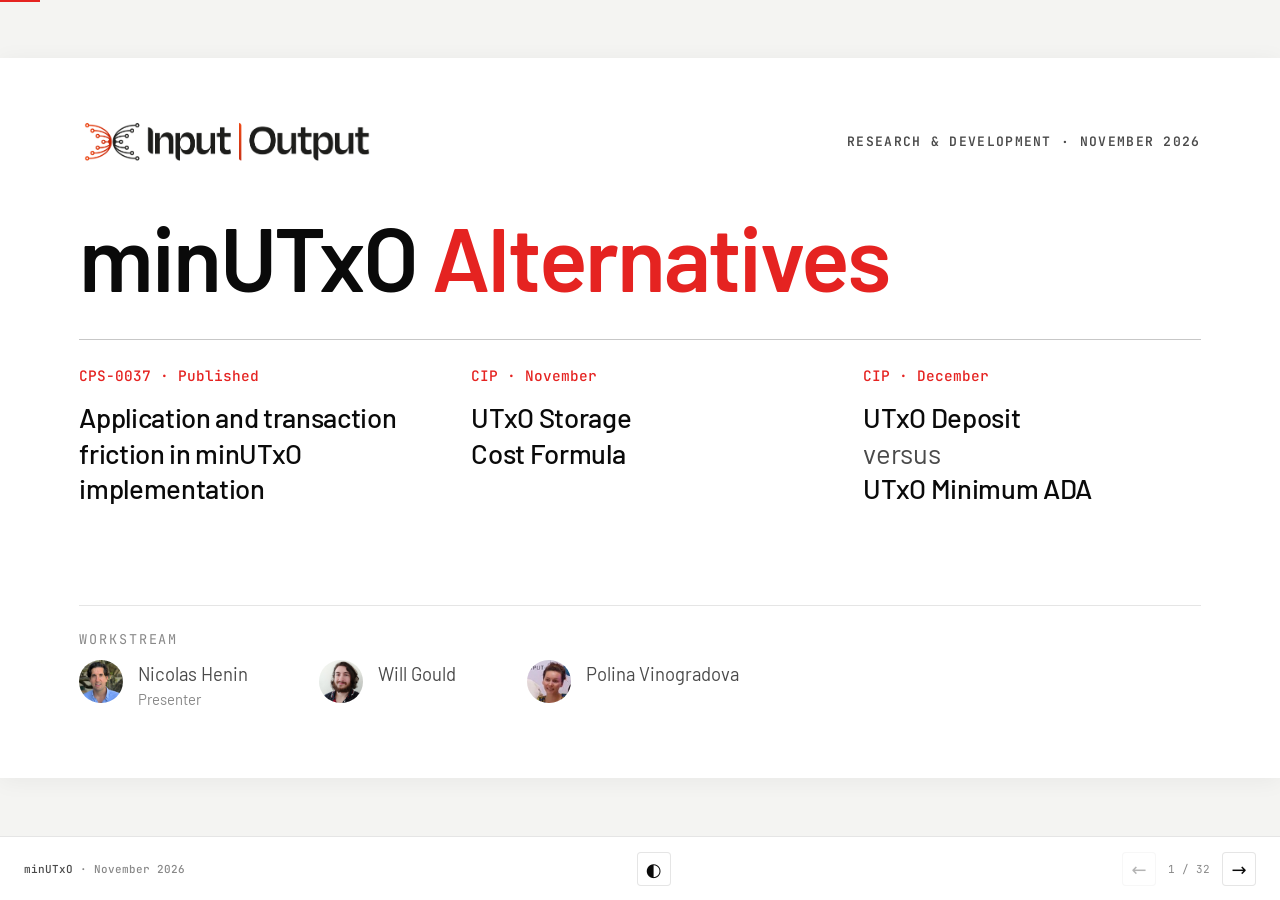
<file: presentations/2026-11-minutxo-alternatives/index.html>
<!doctype html>
<html lang="en">
<head>
  <meta charset="utf-8">
  <meta name="viewport" content="width=device-width, initial-scale=1">
  <title>minUTxO Alternatives · November 2026</title>
  <link rel="icon" href="./assets/favicon.ico">
  <link rel="stylesheet" href="./assets/fonts/fonts.css">
  <link rel="stylesheet" href="./shared.css">
  <link rel="stylesheet" href="./deck.css">
  <link rel="stylesheet" href="./presentation.css">
</head>
<body>
  <main class="deck" aria-label="minUTxO Alternatives presentation">
    <section class="slide title-slide" aria-labelledby="s1">
      <div class="title-header">
        <img class="title-logo logo-light" src="./assets/io-logo-pos.png" alt="Input Output">
        <img class="title-logo logo-dark" src="./assets/io-logo-neg.png" alt="Input Output">
        <p class="slide-kicker">Research &amp; Development · November 2026</p>
      </div>
      <h1 id="s1">minUTxO <span class="accent">Alternatives</span></h1>
      <ul class="title-deliverables" aria-label="Workstream publications">
        <li>
          <span class="title-deliverable-status">CPS-0037 · Published</span>
          <span class="title-deliverable-name">Application and transaction <br>friction in minUTxO <br>implementation</span>
        </li>
        <li>
          <span class="title-deliverable-status">CIP · November</span>
          <span class="title-deliverable-name">UTxO Storage <br>Cost Formula</span>
        </li>
        <li>
          <span class="title-deliverable-status">CIP · December</span>
          <span class="title-deliverable-name">UTxO Deposit <br><span class="title-versus">versus</span> <br>UTxO Minimum ADA</span>
        </li>
      </ul>
      <div class="title-team">
        <p class="title-team-label">Workstream</p>
        <div class="title-team-row">
          <div class="title-team-member"><img src="./assets/nicolas-henin.png" alt=""><div><span>Nicolas Henin</span><span class="team-role">Presenter</span></div></div>
          <div class="title-team-member"><img src="./assets/will-gould.png" alt=""><div><span>Will Gould</span></div></div>
          <div class="title-team-member"><img src="./assets/polina-vinogradova-portrait.png" alt=""><div><span>Polina Vinogradova</span></div></div>
        </div>
      </div>
    </section>

    <section class="slide transaction-intro-slide" aria-labelledby="s2">
      <p class="slide-kicker">Cardano’s ledger</p>
      <h2 id="s2">Transactions in Cardano’s ledger</h2>
      <p class="lede">Nodes apply transactions from blocks to update ledger state.</p>
      <div class="transaction-lifecycle" aria-label="Transaction c references and spends outputs a zero and b one, then creates outputs c zero and c one">
        <div class="ledger-outputs">
          <h3>Unspent TxOuts</h3>
          <div class="ledger-output"><code>a#0</code><span>TxOut</span></div>
          <div class="ledger-output"><code>b#1</code><span>TxOut</span></div>
          <p>Consumed by the transaction</p>
        </div>
        <span class="transaction-arrow" aria-hidden="true">→</span>
        <div class="transaction-structure">
          <h3>Transaction <code>c</code></h3>
          <div><span>Inputs · TxIn references</span><code>{ a#0, b#1 }</code></div>
          <div><span>Outputs · TxOuts</span><code>[ output 0, output 1 ]</code></div>
        </div>
        <span class="transaction-arrow" aria-hidden="true">→</span>
        <div class="ledger-outputs created-outputs">
          <h3>New unspent TxOuts</h3>
          <div class="ledger-output"><code>c#0</code><span>output 0</span></div>
          <div class="ledger-output"><code>c#1</code><span>output 1</span></div>
          <p>Retained until spent</p>
        </div>
      </div>
      <div class="txout-anatomy">
        <h3>Inside each TxOut</h3>
        <dl>
          <div><dt>Address</dt><dd>Spending credential</dd></div>
          <div class="txout-value-field"><dt>Value</dt><dd>ADA + native assets</dd></div>
          <div><dt>Datum</dt><dd>Optional hash or data</dd></div>
          <div><dt>Reference script</dt><dd>Optional script bytes</dd></div>
        </dl>
      </div>
    </section>

    <section class="slide live-resource-slide" aria-labelledby="s3">
      <p class="slide-kicker">Node resources</p>
      <h2 id="s3">How the live UTxO set grows</h2>
      <p class="lede"><strong>10,880,960</strong> live UTxOs · <strong>1.88 GB</strong> serialized · 28 Oct 2026</p>
      <pre class="resource-code"><code>newtype UTxO era = UTxO
  { unUTxO :: Map.Map TxIn (TxOut era) }</code></pre>
      <div class="resource-impact">
        <div class="resource-entry-count">
          <h3>More outputs → more map entries</h3>
          <p class="resource-impact-caption">Spend one output and create three</p>
          <div class="resource-map-comparison" aria-label="Transaction d spends a zero, retains c zero and creates d zero, d one and d two. The live UTxO map grows from two to four entries.">
            <div class="resource-map">
              <p class="resource-diagram-label">Before · 2 entries</p>
              <div class="resource-map-row resource-spent"><code>a#0 → TxOut</code></div>
              <div class="resource-map-row"><code>c#0 → TxOut</code></div>
            </div>
            <div class="resource-map-operation"><code>Tx d</code><span aria-hidden="true">→</span></div>
            <div class="resource-map">
              <p class="resource-diagram-label">After · 4 entries</p>
              <div class="resource-map-row"><code>c#0 → TxOut</code></div>
              <div class="resource-map-row resource-created"><code>d#0 → TxOut</code></div>
              <div class="resource-map-row resource-created"><code>d#1 → TxOut</code></div>
              <div class="resource-map-row resource-created"><code>d#2 → TxOut</code></div>
            </div>
          </div>
        </div>
        <div class="resource-entry-size">
          <h3>Larger TxOuts → more bytes per entry</h3>
          <p class="resource-impact-caption">Choose a larger inline datum for a new output</p>
          <div class="resource-output-comparison" aria-label="Two possible TxOuts have an address, a value, an inline datum and an optional reference script. The output with the larger datum requires more storage.">
            <div>
              <p class="resource-diagram-label">Smaller datum</p>
              <div class="resource-txout">
                <div>Address</div>
                <div>Value</div>
                <div class="resource-datum resource-datum-small">Inline datum</div>
                <div>Reference script <span>(optional)</span></div>
              </div>
            </div>
            <div>
              <p class="resource-diagram-label">Larger datum</p>
              <div class="resource-txout">
                <div>Address</div>
                <div>Value</div>
                <div class="resource-datum resource-datum-large">Inline datum</div>
                <div>Reference script <span>(optional)</span></div>
              </div>
            </div>
          </div>
        </div>
      </div>
    </section>

    <section class="slide minimum-ada-slide" aria-labelledby="s4">
      <p class="slide-kicker">The current rule</p>
      <h2 id="s4">What is minimum ADA?</h2>
      <p class="lede">Every new output must carry a minimum amount of ADA in its Value.</p>
      <div class="minimum-mechanism">
        <div class="minimum-output-example">
          <h3>The output we want to create</h3>
          <div class="minimum-txout">
            <div class="minimum-address"><code>Address</code><span>Alice</span></div>
            <div class="minimum-output-value">
              <code>Value</code>
              <strong>2 ADA <span>+ 100 Token A</span></strong>
            </div>
            <div class="minimum-optional-field"><code>Datum</code><span>None</span></div>
            <div class="minimum-optional-field"><code>Reference script</code><span>None</span></div>
          </div>
          <p class="minimum-owner">Alice controls the full value<br>through the output’s spending conditions.</p>
        </div>
        <div class="minimum-validation" role="img" aria-label="Illustrative minimum of 1.6 ADA for this output. An ADA amount of 1 is below the threshold. An amount of 2 meets the minimum-ADA requirement.">
          <h3>The ledger checks the ADA amount</h3>
          <p class="minimum-example">Illustrative minimum for this output</p>
          <div class="minimum-threshold-chart">
            <div class="minimum-threshold"><strong>1.6 ADA</strong></div>
            <div class="minimum-amount-case minimum-below">
              <p><strong>1 ADA</strong><span>Below minimum</span></p>
              <div class="minimum-amount-track"><div class="minimum-amount-bar"></div></div>
            </div>
            <div class="minimum-amount-case minimum-enough">
              <p><strong>2 ADA</strong><span>Meets this requirement</span></p>
              <div class="minimum-amount-track"><div class="minimum-amount-bar"></div></div>
            </div>
          </div>
        </div>
      </div>
    </section>

    <section class="slide minimum-calculation-slide" aria-labelledby="s5">
      <p class="slide-kicker">The current calculation</p>
      <h2 id="s5">How minimum ADA is calculated</h2>
      <p class="lede">Price the serialized output size plus a fixed allowance for each entry.</p>
      <pre class="minimum-calculation-code"><code class="language-haskell"><span class="minimum-calculation-constant">utxoEntryOverheadBytes = 160</span>

<span class="formula-function-name">minAda</span> coinsPerUTxOByte txOut =
  coinsPerUTxOByte *
    (utxoEntryOverheadBytes + <span class="formula-measure">sizeBytes</span> (<span class="formula-measure">serialized</span> txOut))</code></pre>
      <div class="minimum-calculation-example">
        <p>Illustrative example</p>
        <div class="minimum-calculation-result" role="img" aria-label="Add a 160-byte entry allowance to a 210-byte serialized output, then multiply by 4,310 lovelace per byte. The minimum is 1.5947 ADA.">
          <div class="minimum-example-sum">
            <span class="minimum-example-bracket" aria-hidden="true">(</span>
            <div class="minimum-example-term"><span>Entry allowance</span><strong>160</strong><small>bytes</small></div>
            <span class="minimum-example-operator" aria-hidden="true">+</span>
            <div class="minimum-example-term"><span>Output size</span><strong>210</strong><small>bytes</small></div>
            <span class="minimum-example-bracket" aria-hidden="true">)</span>
          </div>
          <span class="minimum-example-operator" aria-hidden="true">×</span>
          <div class="minimum-example-term"><span>Price per byte</span><strong>4,310</strong><small>lovelace / byte</small></div>
          <span class="minimum-example-operator" aria-hidden="true">=</span>
          <div class="minimum-example-term minimum-example-total"><span>Minimum ADA</span><strong>1.5947</strong><small>ADA</small></div>
        </div>
      </div>
    </section>

    <section class="slide resource-growth-slide" aria-labelledby="s6">
      <p class="slide-kicker">Minimum ADA</p>
      <h2 id="s6">The deterrence mechanism</h2>
      <p class="lede">The map’s memory footprint grows with both entry count and output size.</p>
      <div class="resource-growth-examples">
        <div class="resource-growth-example">
          <h3>More live outputs</h3>
          <p class="growth-condition">Same serialized size per output</p>
          <div class="growth-comparison" aria-label="One live output requires at least 1.6 ADA. Three equal-sized live outputs require at least 4.8 ADA in total.">
            <div class="growth-case">
              <p class="growth-case-label">1 live output</p>
              <div class="growth-map-entries">
                <div class="growth-map-entry"><code>a#0 → TxOut</code></div>
              </div>
              <p class="growth-ada">≥ 1.6 <span>ADA</span></p>
            </div>
            <span class="growth-arrow" aria-hidden="true">→</span>
            <div class="growth-case">
              <p class="growth-case-label">3 live outputs</p>
              <div class="growth-map-entries">
                <div class="growth-map-entry"><code>a#0 → TxOut</code></div>
                <div class="growth-map-entry"><code>b#0 → TxOut</code></div>
                <div class="growth-map-entry"><code>c#0 → TxOut</code></div>
              </div>
              <p class="growth-ada">≥ 4.8 <span>ADA total</span></p>
            </div>
          </div>
        </div>
        <div class="resource-growth-example">
          <h3>Larger outputs</h3>
          <p class="growth-condition">One entry with more data</p>
          <div class="growth-comparison" aria-label="One compact output requires at least 1.6 ADA. One larger output with an inline datum requires at least 3.2 ADA.">
            <div class="growth-case">
              <p class="growth-case-label">Compact TxOut</p>
              <div class="growth-output-space">
                <div class="growth-output"><code>Address · Value</code></div>
              </div>
              <p class="growth-ada">≥ 1.6 <span>ADA</span></p>
            </div>
            <span class="growth-arrow" aria-hidden="true">→</span>
            <div class="growth-case">
              <p class="growth-case-label">Larger TxOut</p>
              <div class="growth-output-space">
                <div class="growth-output"><code>Address · Value</code><div class="growth-datum">+ inline datum</div></div>
              </div>
              <p class="growth-ada">≥ 3.2 <span>ADA</span></p>
            </div>
          </div>
        </div>
      </div>
      <p class="growth-cost-label">Minimum ADA required in the live outputs</p>
      <div class="resource-incentive">
        <strong>Keeping more state live requires more ADA to stay committed.</strong>
        <p>This economic deterrent discourages excessive growth of the UTxO map.</p>
      </div>
    </section>

    <section class="slide cps-friction-slide" aria-labelledby="s7">
      <p class="slide-kicker">Community feedback</p>
      <div class="cps-heading">
        <h2 id="s7">CPS-0037</h2>
        <p>Application and transaction friction<br>in minUTxO implementation</p>
      </div>
      <div class="cps-workstreams">
        <div class="cps-workstream">
          <h3>Calculation</h3>
          <p class="cps-workstream-problem">Funding fixed point and<br>whole-output serialization.</p>
          <span class="cps-proposal-arrow" aria-hidden="true">↓</span>
          <p class="cps-proposal-schedule">1st CIP · November</p>
          <div class="cps-formula-proposal">
            <h4>UTxO Storage<br>Cost Formula</h4>
            <div class="cps-dependency" role="img" aria-label="The UTxO Storage Cost Formula CIP provides the formula required by the UTxO Deposit CIP.">
              <span class="cps-dependency-label">Provides the formula</span>
              <span class="cps-dependency-line" aria-hidden="true"></span>
            </div>
          </div>
          <p class="cps-proposal-goal">Simplify calculation and balancing.</p>
        </div>
        <div class="cps-workstream">
          <h3>Application flows</h3>
          <p class="cps-workstream-problem">Resource funding is embedded in application transfers,<br>complicating some workflows.</p>
          <span class="cps-proposal-arrow" aria-hidden="true">↓</span>
          <p class="cps-proposal-schedule">2nd CIP · December</p>
          <h4>UTxO Deposit versus<br>UTxO Minimum ADA</h4>
          <p class="cps-proposal-goal">Separate deposits from application assets.</p>
        </div>
      </div>
    </section>

    <section class="slide formula-cip-slide" aria-labelledby="s8">
      <p class="slide-kicker">1st CIP · November</p>
      <h2 id="s8">UTxO Storage Cost Formula</h2>
      <div class="formula-comparison">
        <div class="formula-column-heading">
          <h3>Current</h3>
          <p>Whole output encoding</p>
        </div>
        <div class="formula-column-heading formula-column-heading-proposed">
          <h3>Proposed</h3>
          <p>Fixed allowances + payload sizes</p>
        </div>
        <pre class="formula-expression"><code class="language-haskell"><span class="formula-function-name">minAda</span> coinsPerUTxOByte txOut =
  coinsPerUTxOByte *
    ( utxoEntryOverheadBytes
    + <span class="formula-measure">sizeBytes</span> (<span class="formula-measure">serialized</span> txOut)
    )</code></pre>
        <pre class="formula-expression formula-expression-proposed"><code class="language-haskell"><span class="formula-function-name">minAda</span> coinsPerUTxOByte txOut =
  coinsPerUTxOByte *
    ( baseOutputAllowance
    + perAssetAllowance
        * <span class="formula-measure">count</span> (<span class="formula-measure">nativeAssets</span> txOut)
    + <span class="formula-measure">sizeBytes</span> (<span class="formula-measure">datum</span> txOut)
    + <span class="formula-measure">sizeBytes</span> (<span class="formula-measure">referenceScript</span> txOut)
    )</code></pre>
        <dl class="formula-allowances">
          <div><dt>UTxO entry<br>overhead</dt><dd>160</dd></div>
        </dl>
        <dl class="formula-allowances formula-allowances-proposed">
          <div><dt>Base output<br>allowance</dt><dd>250</dd></div>
          <div><dt>Allowance per<br>native asset</dt><dd>74</dd></div>
        </dl>
      </div>
    </section>

    <section class="slide fixed-point-slide" aria-labelledby="s9">
      <p class="slide-kicker">UTxO Storage Cost Formula</p>
      <h2 id="s9">Calculating minimum ADA</h2>
      <div class="funding-comparison">
        <div class="funding-before" role="group" aria-labelledby="funding-before-heading">
          <h3 class="funding-flow-label" id="funding-before-heading"><span>Before</span>Current formula</h3>
          <div class="funding-current-cycle">
            <div class="funding-loop-steps">
              <div class="funding-loop-step">
                <h4>ADA amount</h4>
                <p>A larger amount can need more bytes</p>
              </div>
              <span class="funding-loop-arrow" aria-hidden="true">↓</span>
              <div class="funding-loop-step">
                <h4>TxOut size</h4>
                <p>Includes the ADA encoding</p>
              </div>
              <span class="funding-loop-arrow" aria-hidden="true">↓</span>
              <div class="funding-loop-step">
                <h4>Minimum ADA</h4>
                <p>More bytes raise the minimum</p>
              </div>
            </div>
            <div class="funding-return-route"><span aria-hidden="true">→</span><p class="funding-recalculate">Adjust ADA<br>and recalculate</p></div>
          </div>
        </div>
        <div class="funding-after" role="group" aria-labelledby="funding-after-heading">
          <h3 class="funding-flow-label" id="funding-after-heading"><span>After</span>Proposed formula</h3>
          <div class="funding-calculation">
            <ul class="funding-calculation-inputs">
              <li>Native asset count</li>
              <li>Datum bytes</li>
              <li>Reference-script bytes</li>
            </ul>
            <span class="funding-loop-arrow" aria-hidden="true">↓</span>
            <h4>Calculated minimum</h4>
          </div>
          <div class="funding-amount-rule">
            <p>Then fund the output</p>
            <div>ADA in TxOut <span>≥</span> calculated minimum</div>
          </div>
        </div>
      </div>
    </section>

    <section class="slide serialization-slide" aria-labelledby="s10">
      <p class="slide-kicker">UTxO Storage Cost Formula</p>
      <h2 id="s10">Minimum ADA calculation outside the node</h2>
      <div class="builder-validation-flow" role="group" aria-label="Off-chain code that builds transactions calculates minimum ADA before submission. The node validates the same requirement.">
        <div>
          <h3>Off-chain software</h3>
          <p>Calculate before submission</p>
          <span class="builder-software-examples">Wallets, SDKs, applications,<br>services and scripts</span>
        </div>
        <div class="builder-submission"><span>Transaction</span><span aria-hidden="true">→</span></div>
        <div>
          <h3>Node</h3>
          <p>Validate the same minimum</p>
        </div>
      </div>
      <div class="builder-sizing-comparison">
        <div class="builder-sizing-current">
          <h3>Current calculation</h3>
          <h4>Exact CBOR size<br>of the complete TxOut</h4>
          <p>Address, amounts, asset maps<br>and encoding wrappers</p>
          <p class="builder-sizing-result">Every implementation must reproduce<br>the ledger’s sizing precisely.</p>
        </div>
        <div class="builder-sizing-proposed">
          <h3>Proposed calculation</h3>
          <h4>Fixed allowances<br>+ counts and payload lengths</h4>
          <p>Native asset count<br>Datum bytes + reference-script bytes</p>
          <p class="builder-sizing-result">A simpler calculation to implement<br>across languages and tools.</p>
        </div>
      </div>
    </section>

    <section class="slide deposit-friction-intro-slide" aria-labelledby="s11">
      <p class="slide-kicker">2nd CIP · UTxO Deposit versus UTxO Minimum ADA</p>
      <h2 id="s11">Minimum ADA in application flows</h2>
      <div class="deposit-value-roles" role="group" aria-label="The ADA in TxOut.Value can serve an application payment and must also satisfy the minimum-ADA requirement.">
        <div class="deposit-application-role">
          <h3>Application payment</h3>
          <p>When the workflow uses ADA</p>
        </div>
        <span class="deposit-application-link" aria-hidden="true">←</span>
        <div class="deposit-value-card">
          <code>TxOut.Value</code>
          <strong>ADA</strong>
          <span>Native assets</span>
        </div>
        <span class="deposit-resource-link" aria-hidden="true">→</span>
        <div class="deposit-resource-role">
          <h3>Resource requirement</h3>
          <p>ADA ≥ minimum</p>
        </div>
      </div>
      <p class="deposit-friction-premise">Depending on the transfer, the application has to manage extra ADA.</p>
      <p class="deposit-friction-question">Can we account for resource funding separately?</p>
    </section>

    <section class="slide ada-payment-slide" aria-labelledby="s12">
      <p class="slide-kicker">Transfer use cases · ADA</p>
      <h2 id="s12">Pure ADA transfers</h2>
      <p class="lede">Above the minimum, the constraint goes unnoticed.</p>
      <div class="payment-flow">
        <div class="payment-intent"><p class="diagram-label">ADA transfer</p><strong class="token-amount">100 ADA</strong></div>
        <span class="flow-arrow" aria-hidden="true">→</span>
        <div class="output-example">
          <p class="diagram-label">Output at a script address</p>
          <div class="ada-payment-output">
            <strong>100 ADA</strong>
            <div class="ada-output-payloads"><p>Inline datum + reference script</p><span>Serialized TxOut · 12,000 bytes</span></div>
            <div class="ada-payment-bar" aria-label="100 ADA exceeds the illustrative minimum of 52.4096 ADA"><span class="ada-minimum-marker"></span></div>
            <p class="ada-threshold-label">52.4096 ADA minimum<span>Illustrative example</span></p>
          </div>
        </div>
      </div>
      <div class="ada-payment-experience">
        <div><h3>Developers</h3><p>No extra ADA to manage</p></div>
        <div><h3>Users</h3><p>The payment works as expected</p></div>
      </div>
    </section>

    <section class="slide token-payment-slide" aria-labelledby="s13">
      <p class="slide-kicker">Transfer use cases · Token-only transfers</p>
      <h2 id="s13">The constraint becomes visible</h2>
      <p class="lede">The application now has ADA funding to manage.</p>
      <div class="payment-flow">
        <div class="payment-intent">
          <p class="diagram-label">Application payment</p>
          <strong class="token-amount">1 token</strong>
          <p class="caption">0 ADA in the intended payment</p>
        </div>
        <span class="flow-arrow" aria-hidden="true">→</span>
        <div class="token-required-output">
          <p class="diagram-label">Recorded TxOut.Value</p>
          <div class="token-output-value"><strong>1 token<br><span>+ 1.6 ADA</span></strong></div>
          <p class="caption">Illustrative minimum · 1.6 ADA</p>
        </div>
      </div>
      <div class="token-intent-question">
        <p>Reading this Value later</p>
        <h3>Token-only payment or token + ADA payment?</h3>
      </div>
    </section>

    <section class="slide mixed-payment-slide" aria-labelledby="s14">
      <p class="slide-kicker">Transfer use cases · Tokens + application ADA</p>
      <h2 id="s14">The application flow becomes hidden</h2>
      <p class="lede">The same Value can represent different payment intentions.</p>
      <div class="mixed-intent-reading">
        <div class="mixed-ledger-output">
          <p class="diagram-label">Recorded TxOut.Value</p>
          <div class="output-value">
            <strong>1,000 tokens<br>+ 32 ADA</strong>
            <div class="mixed-output-payloads"><p>Script address<br>Inline datum + reference script</p><span>Illustrative minimum · 32 ADA</span></div>
          </div>
        </div>
        <div class="mixed-intent-alternatives">
          <h3>What was the ADA intended for?</h3>
          <table aria-label="Different application intentions can produce the same 32 ADA total">
            <thead><tr><th scope="col">Payment</th><th scope="col">Top-up</th></tr></thead>
            <tbody>
              <tr><td>20 ADA</td><td>12 ADA</td></tr>
              <tr><td>0 ADA</td><td>32 ADA</td></tr>
            </tbody>
          </table>
          <p>Recovering the payment requires<br>application context beyond Value.</p>
        </div>
      </div>
    </section>

    <section class="slide nested-friction-slide" aria-labelledby="s15">
      <p class="slide-kicker">Nested transactions · CIP-118 proposal</p>
      <h2 id="s15">Nested transactions amplify the friction</h2>
      <p class="lede">More operations bring more funding and application context to coordinate.</p>
      <div class="nested-batch">
        <div class="nested-batch-heading"><h3>TopTx</h3><p>Token-output minimum · 32 ADA, illustrative</p></div>
        <table aria-label="3 SubTxs grouped by a TopTx, with intended payments, ADA top-ups and recorded output values">
          <thead><tr><th scope="col">SubTx</th><th scope="col">Intended payment</th><th scope="col">ADA top-up</th><th scope="col">Recorded TxOut.Value</th></tr></thead>
          <tbody>
            <tr><th scope="row">A</th><td>100 ADA</td><td class="nested-zero-topup">0 ADA</td><td>100 ADA</td></tr>
            <tr><th scope="row">B</th><td>1,000 tokens<br>+ 0 ADA</td><td class="nested-topup">32 ADA</td><td class="nested-matching-value">1,000 tokens<br>+ 32 ADA</td></tr>
            <tr><th scope="row">C</th><td>1,000 tokens<br>+ 20 ADA</td><td class="nested-topup">12 ADA</td><td class="nested-matching-value">1,000 tokens<br>+ 32 ADA</td></tr>
          </tbody>
        </table>
      </div>
      <div class="nested-accounting-summary">
        <p><strong>44 ADA</strong><span>Funding to coordinate</span></p>
        <p><strong>Same recorded Value</strong><span>Different payment intentions in B and C</span></p>
      </div>
    </section>

    <section class="slide workflow-objective-slide" aria-labelledby="s16">
      <p class="slide-kicker">Towards the deposit CIP</p>
      <h2 id="s16">Simpler workflows</h2>
      <p class="lede">Preserve the economic deterrent protecting the UTxO live set.</p>
      <div class="workflow-goals">
        <div><h3>Application value</h3><p>Make the intended transfer explicit.</p></div>
        <div><h3>Resource funding</h3><p>Account for the ADA backing the live set.</p></div>
      </div>
    </section>

    <section class="slide deposit-proposal-slide" aria-labelledby="s17">
      <p class="slide-kicker">2nd CIP · Deposit-backed outputs</p>
      <h2 id="s17">UTxO Deposit versus UTxO Minimum ADA</h2>
      <p class="lede">Give application value and resource backing their own accounting.</p>
      <div class="deposit-analogy">
        <div class="deposit-analogy-example">
          <h3>A banknote</h3>
          <div class="banknote-illustration"><strong>€20</strong><span>Face value</span></div>
          <div class="deposit-analogy-link" aria-hidden="true"></div>
          <div class="banknote-production"><strong>Production cost</strong><span>What it takes to produce the note</span></div>
        </div>
        <div class="deposit-analogy-output">
          <h3>A deposit-backed output</h3>
          <div class="deposit-application-value"><span>TxOut.Value</span><strong>1,000 tokens + 20 ADA</strong><p>The application’s transfer</p></div>
          <div class="deposit-analogy-link" aria-hidden="true"></div>
          <div class="deposit-explicit-backing"><strong>32 ADA deposit</strong><span>Held separately by the ledger while unspent<br>Released when the output is spent</span></div>
        </div>
      </div>
    </section>

    <section class="slide builder-experience-slide builder-deposits-overview" aria-labelledby="s18">
      <p class="slide-kicker">Deposit-backed outputs</p>
      <h2 id="s18">A transaction and its deposits</h2>
      <p class="lede">Spending releases the input deposits. Creating outputs allocates new deposits.</p>
      <div class="builder-netting-flow" role="group" aria-label="3 token inputs are consolidated into 1 application output. Each input releases a 1.6 ADA deposit, and each new output requires a separate 1.6 ADA deposit.">
        <div class="builder-netting-inputs">
          <h3>Inputs</h3>
          <div><strong>3 B</strong><span class="builder-deposit-sticker">Deposit <b>1.6 ADA</b></span></div>
          <div><strong>3 B</strong><span class="builder-deposit-sticker">Deposit <b>1.6 ADA</b></span></div>
          <div><strong>3 C</strong><span class="builder-deposit-sticker">Deposit <b>1.6 ADA</b></span></div>
        </div>
        <div class="builder-netting-arrows" aria-hidden="true"><span>→</span><span>→</span><span>→</span></div>
        <div class="builder-netting-transaction"><h3>Transaction</h3></div>
        <div class="builder-netting-arrows builder-netting-output-arrows" aria-hidden="true"><span>→</span><span>→</span></div>
        <div class="builder-netting-outputs">
          <h3>Outputs</h3>
          <div><span>Output 1 · Application</span><strong>6 B + 3 C</strong><span class="builder-deposit-sticker">Deposit <b>1.6 ADA</b></span></div>
          <div><span>Output 0 · Receives release</span><strong>1.6 ADA</strong><span class="builder-deposit-sticker">Deposit <b>1.6 ADA</b></span></div>
        </div>
      </div>
    </section>

    <section class="slide builder-experience-slide builder-netting-summary" aria-labelledby="s19">
      <p class="slide-kicker">Deposit-backed outputs · Transaction netting</p>
      <h2 id="s19">A new Tx Builder experience</h2>
      <p class="lede">Build the application flow and declare the net deposit change.</p>
      <div class="builder-netting-flow" role="group" aria-label="3 token inputs are consolidated into 1 application output. The transaction declares a net deposit release of 1.6 ADA to output 0. Deposits are released and allocated when the ledger applies the transaction.">
        <div class="builder-netting-inputs">
          <h3>Application inputs</h3>
          <div><strong>3 B</strong></div>
          <div><strong>3 B</strong></div>
          <div><strong>3 C</strong></div>
        </div>
        <div class="builder-netting-arrows" aria-hidden="true"><span>→</span><span>→</span><span>→</span></div>
        <div class="builder-netting-transaction">
          <h3>Transaction</h3>
          <div class="builder-netting-declaration"><span>Net deposit release</span><strong>1.6 ADA</strong><span>To output 0</span></div>
        </div>
        <div class="builder-netting-arrows builder-netting-output-arrows" aria-hidden="true"><span>→</span><span>→</span></div>
        <div class="builder-netting-outputs">
          <h3>Outputs</h3>
          <div><span>Output 1 · Application</span><strong>6 B + 3 C</strong></div>
          <div class="builder-netting-refund"><span>Output 0 · Receives release</span><strong>1.6 ADA</strong></div>
        </div>
      </div>
      <div class="builder-netting-helper"><strong>Construction · net declaration</strong><span aria-hidden="true">→</span><p>Ledger application · deposit allocation</p></div>
    </section>

    <section class="slide reserve-slide builder-policy-slide" aria-labelledby="s20">
      <p class="slide-kicker">A DSL for Tx Builders</p>
      <h2 id="s20">Choose the funding and refund</h2>
      <p class="lede">Transaction builders choose the inputs and outputs. Helpers prepare the net declaration.</p>
      <div class="reserve-transfer" role="group" aria-label="The application splits 3 C tokens into 3 outputs with 1 C each. The developer supplies a top-up input and a refund output as conditional choices. Deposit helpers compute the net change and fill the declaration and settlement destination.">
        <div class="reserve-application-flow">
          <div class="reserve-application-input"><p>Application input</p><div class="reserve-token">3 C</div></div>
          <span class="reserve-application-arrow" aria-hidden="true">→</span>
          <div class="reserve-application-builder"><h3>Transaction</h3><div><strong>Net declaration</strong><span>Net amount + refund destination</span></div></div>
          <span class="reserve-application-arrow" aria-hidden="true">→</span>
          <div class="reserve-application-outputs"><p>Application outputs</p><div class="reserve-output-tokens"><div class="reserve-token">1 C</div><div class="reserve-token">1 C</div><div class="reserve-token">1 C</div></div></div>
        </div>
        <div class="builder-policy-arrow"><span><strong>Helper functions</strong><span>Calculate and fill</span></span></div>
        <div class="builder-policy-choices" role="group" aria-label="The Tx Builder chooses the funding input and refund output and passes them to the helper functions">
          <div><h3>Top-up input</h3><p>Use if more ADA is needed</p></div>
          <div><h3>Refund output</h3><p>Receive ADA if deposits are released</p></div>
        </div>
      </div>
    </section>

    <section class="slide nested-choice-slide" aria-labelledby="s21">
      <p class="slide-kicker">Nested transactions</p>
      <h2 id="s21">2 ways to handle a SubTx’s net</h2>
      <div class="nested-choices">
        <div class="nested-choice">
          <h3>Handle locally</h3>
          <p>Same approach as TopTx</p>
          <div class="nested-choice-top" role="group" aria-label="TopTx contains a SubTx with its own funding input or refund output">
            <span class="nested-choice-body-name">TopTx</span>
            <div class="nested-choice-sub nested-choice-local">
              <span class="nested-choice-body-name">SubTx</span>
              <div class="nested-choice-net">Net deposit change</div>
              <div class="nested-choice-settlement">
                <div><span>Top-up</span><strong>Funding input</strong></div>
                <div><span>Release</span><strong>Refund output</strong></div>
              </div>
            </div>
          </div>
        </div>
        <div class="nested-choice">
          <h3>Delegate to TopTx</h3>
          <p>TopTx combines the delegated contributions</p>
          <div class="nested-choice-top" role="group" aria-label="SubTx delegates its net contribution to TopTx, which handles any remaining funding or refund">
            <span class="nested-choice-body-name">TopTx</span>
            <div class="nested-choice-settlement nested-choice-parent">
              <div><span>Top-up</span><strong>Funding input</strong></div>
              <div><span>Release</span><strong>Refund output</strong></div>
            </div>
            <div class="nested-choice-delegation"><span>Delegate</span></div>
            <div class="nested-choice-sub">
              <span class="nested-choice-body-name">SubTx</span>
              <div class="nested-choice-net">Net deposit change</div>
            </div>
          </div>
        </div>
      </div>
    </section>

    <section class="slide delegated-ada-slide" aria-labelledby="s22">
      <p class="slide-kicker">Nested transactions · Delegation</p>
      <h2 id="s22">Token-only SubTxs</h2>
      <p class="lede">TopTx already handles fees. Our proposal adds deposit top-ups and refunds.</p>
      <div class="delegated-ada-top" role="group" aria-label="TopTx manages the ADA funding and refund around a token-only SubTx">
        <h3>TopTx</h3>
        <div class="delegated-ada-flow">
          <div class="delegated-ada-endpoint"><span>Funding input</span><strong>ADA</strong></div>
          <span class="delegated-ada-arrow" aria-hidden="true">→</span>
          <div class="delegated-ada-services">
            <div><span>Already handled by TopTx</span><strong>Transaction fees</strong></div>
            <div><span>With our proposal</span><strong>Deposit top-ups &amp; refunds</strong></div>
          </div>
          <span class="delegated-ada-arrow" aria-hidden="true">→</span>
          <div class="delegated-ada-endpoint"><span>Change / refund output</span><strong>ADA</strong></div>
        </div>
        <div class="delegated-ada-link"><span>Delegate the deposit net</span></div>
        <div class="delegated-token-subtx">
          <div class="delegated-token-heading"><h3>SubTx</h3><p>Application transfer · 0 ADA</p></div>
          <div class="delegated-token-flow" role="group" aria-label="Token-only input of 100 Token A split into outputs of 60 and 40 Token A">
            <div class="delegated-token-value">100 Token A</div>
            <span class="delegated-ada-arrow" aria-hidden="true">→</span>
            <div class="delegated-token-operation">Transfer tokens</div>
            <span class="delegated-ada-arrow" aria-hidden="true">→</span>
            <div class="delegated-token-outputs"><div class="delegated-token-value">60 Token A</div><div class="delegated-token-value">40 Token A</div></div>
          </div>
        </div>
      </div>
    </section>

    <section class="slide portable-net-slide" aria-labelledby="s23">
      <p class="slide-kicker">From the experience to implementation</p>
      <h2 id="s23">Making this work outside the node</h2>
      <p class="lede">Recover the original deposit deterministically, with minimal information.</p>
      <div class="portable-net-flow" role="group" aria-label="Transaction-building code computes the net declaration outside the node. The node verifies the declared net.">
        <div class="portable-net-client">
          <h3>Outside the node</h3>
          <p class="portable-net-languages">TypeScript · Rust · Haskell · …</p>
          <div class="portable-net-data">Transaction body + input deposit context + pricing</div>
          <div class="portable-net-function">Compute the net declaration</div>
        </div>
        <div class="portable-net-submit"><span>Submit Tx</span><span aria-hidden="true">→</span></div>
        <div class="portable-net-node">
          <h3>Inside the node</h3>
          <p>Ledger validation</p>
          <div>Verify the declared net</div>
        </div>
      </div>
      <div class="portable-net-dependency" role="group" aria-label="The UTxO deposit proposal depends on the UTxO Storage Cost Formula for simple output pricing">
        <div><span>First CIP</span><h3>UTxO Storage Cost Formula</h3><p>Asset counts + datum and script payload sizes</p></div>
        <div class="portable-net-dependency-arrow"><span>Provides simple pricing</span><span aria-hidden="true">→</span></div>
        <div><span>Second CIP</span><h3>UTxO deposits</h3><p>Use that pricing to calculate the net</p></div>
      </div>
    </section>

    <section class="slide pricing-history-slide" aria-labelledby="s24">
      <p class="slide-kicker">Formula and parameter changes</p>
      <h2 id="s24">Pricing can evolve over time</h2>
      <p class="lede">Formulas and parameter values can change. Original deposits must remain recoverable.</p>
      <div class="pricing-timeline" role="group" aria-label="A deposit-backed output is created under pricing A. The formula or parameters change to pricing B. When the original output is spent, its original deposit must be released.">
        <div class="pricing-events">
          <div><h3>Create the output</h3><p>Deposit allocated using A</p></div>
          <div><h3>Pricing changes</h3><p>Formula version or parameters</p></div>
          <div><h3>Spend the output</h3><p>Release its original deposit</p></div>
        </div>
        <div class="pricing-axis" aria-hidden="true"><span></span><span></span><span></span></div>
        <div class="pricing-periods">
          <div class="pricing-period-original"><strong>Pricing A</strong><span>Used for the original deposit</span></div>
          <div><strong>Pricing B</strong><span>Applies to newly created outputs</span></div>
        </div>
      </div>
      <p class="pricing-challenge">How can we recover the original deposit<br>after pricing changes?</p>
    </section>

    <section class="slide unspent-code-slide" aria-labelledby="s25">
      <p class="slide-kicker">Recording the allocation origin</p>
      <h2 id="s25">The Unspent representation</h2>
      <p class="lede">Each live entry keeps its TxOut and allocation origin. Pricing history is shared.</p>
      <div class="unspent-code-layout">
        <div class="unspent-code-view">
          <h3>For each selected input</h3>
          <pre class="unspent-definition"><code>data Unspent output = Unspent
  { output :: !output
  , <span class="unspent-slot-type">allocatedAt</span> :: !AllocatedAt
  }

data AllocatedAt
  = <span class="unspent-migration-origin">AtStoreMigration</span>
  | <span class="unspent-slot-type">AtSlot !SlotNo</span></code></pre>
        </div>
        <div class="unspent-recovery-view">
          <h3>Recover from shared history</h3>
          <div class="unspent-recovery" role="group" aria-label="allocatedAt records the slot of the block that added the output to the live UTxO set. The slot selects the formula and parameter values active at allocation from shared history. Applying that pricing to the original TxOut recovers its original deposit.">
            <div class="unspent-recovery-origin"><code>allocatedAt</code><span>AtSlot blockSlot</span></div>
            <span class="unspent-recovery-right" aria-hidden="true">→</span>
            <div class="unspent-recovery-formula"><strong>Historical pricing</strong><span>Formula + parameters<br>active at allocation</span></div>
            <span class="unspent-recovery-down" aria-hidden="true">↓</span>
            <div class="unspent-recovery-output"><code>output</code><span>Original TxOut</span></div>
            <span class="unspent-recovery-right unspent-recovery-output-arrow" aria-hidden="true">→</span>
            <div class="unspent-recovery-amount">Original<br>deposit</div>
          </div>
          <div class="unspent-pure-function">
            <h3>Inside and outside the node</h3>
            <code>computeExternalDeposit history unspent</code>
            <p>Read input entries and history from the same ledger snapshot.</p>
          </div>
        </div>
      </div>
    </section>

    <section class="slide explicit-accounting-slide" aria-labelledby="s26">
      <p class="slide-kicker">Application accounting</p>
      <h2 id="s26">Accounting for a 5 ADA payment</h2>
      <p class="lede">Assume the same 2 ADA storage requirement for each output.</p>
      <div class="accounting-comparison" role="group" aria-label="The application intends to pay 5 ADA. With an illustrative storage requirement of 2 ADA, a minimum-ADA output holds 5 ADA in its value, satisfying the minimum. A deposit-backed output holds 5 ADA in its value and has a separate 2 ADA deposit. Total ADA associated with the output is 5 ADA or 7 ADA respectively.">
        <div class="accounting-output-model">
          <h3>Minimum-ADA output</h3>
          <div class="accounting-value"><code>TxOut value · application payment</code><strong>5 ADA</strong></div>
          <p class="accounting-minimum">Already covers the 2 ADA minimum</p>
          <div class="accounting-total"><span>Total ADA for this output</span><strong>5 ADA</strong></div>
        </div>
        <div class="accounting-output-model">
          <h3>Deposit-backed output</h3>
          <div class="accounting-value"><code>TxOut value · application payment</code><strong>5 ADA</strong></div>
          <div class="accounting-deposit"><span>Separate deposit</span><strong>+ 2 ADA</strong></div>
          <div class="accounting-total accounting-total-deposit"><span>Total ADA for this output</span><strong>7 ADA</strong></div>
        </div>
      </div>
      <div class="accounting-use-cases" role="group" aria-label="Both output forms remain available. Minimum-ADA outputs preserve existing contract value semantics and suit ADA payment flows. Deposit-backed outputs support token flows and explicit separation of application value and deposits.">
        <h3>Both output forms remain available</h3>
        <div><p>Existing contracts and ADA payments</p><p>Token flows and separate deposit accounting</p></div>
      </div>
    </section>

    <section class="slide txout-representation-slide" aria-labelledby="s27">
      <p class="slide-kicker">Ledger representation · Haskell</p>
      <h2 id="s27">TxOut era gains an explicit choice</h2>
      <div class="txout-code-comparison">
        <div>
          <h3>Before · EraTxOut and Dijkstra</h3>
          <pre><code>type TxOut era = (r :: Type) | r -&gt; era

type TxOut DijkstraEra = BabbageTxOut DijkstraEra</code></pre>
        </div>
        <div>
          <h3>After</h3>
          <pre class="txout-choice-code"><code>data TxOut era
  = <span class="txout-minada-constructor">MinAdaTxOut</span> !(MinAdaTxOut era)
  | <span class="txout-deposit-constructor">DepositBackedTxOut</span> !(DepositBackedTxOut era)</code></pre>
        </div>
      </div>
      <table class="txout-field-comparison" aria-label="Fields and accounting of the 2 output forms">
        <thead><tr><th scope="col">Component</th><th scope="col"><code>MinAdaTxOut</code></th><th scope="col"><code>DepositBackedTxOut</code></th></tr></thead>
        <tbody>
          <tr><th scope="row">Address</th><td><code>Addr</code></td><td><code>Addr</code></td></tr>
          <tr class="txout-assets-row"><th scope="row">Assets</th><td><code>Value era</code></td><td><code>ApplicationAssets era</code></td></tr>
          <tr><th scope="row">Datum</th><td><code>Datum era</code></td><td><code>Datum era</code></td></tr>
          <tr><th scope="row">Reference script</th><td><code>StrictMaybe (Script era)</code></td><td><code>StrictMaybe (Script era)</code></td></tr>
          <tr><th scope="row">Resource backing</th><td>ADA in Value covers the minimum</td><td>Full external deposit, recovered via Unspent</td></tr>
        </tbody>
      </table>
      <pre class="txout-application-assets"><code>newtype ApplicationAssets era =
  ApplicationAssets {unApplicationAssets :: Value era}</code></pre>
    </section>

    <section class="slide txout-choice-flow-slide" aria-labelledby="s28">
      <p class="slide-kicker">Tx Builder experience · Output choice</p>
      <h2 id="s28">Choose the form of each new output</h2>
      <p class="lede">Mix minimum-ADA and deposit-backed outputs. The net declaration follows your choices.</p>
      <div class="builder-netting-flow txout-generic-flow" role="group" aria-label="Selected inputs retain their recorded output form. At activation, the existing live set contains minimum-ADA outputs. The transaction builder chooses the form of each new output. Minimum-ADA outputs contribute 0 external deposit. Deposit-backed outputs require a full external deposit. The net declaration accounts for new external deposits minus original external deposits released by spent inputs.">
        <div class="builder-netting-inputs">
          <h3>Selected inputs</h3>
          <div><span>Existing TxOut</span><strong>ADA + assets</strong></div>
          <div><span>Existing TxOut</span><strong>ADA + assets</strong></div>
          <div><span>Existing TxOut</span><strong>ADA + assets</strong></div>
        </div>
        <div class="builder-netting-arrows" aria-hidden="true"><span>→</span><span>→</span><span>→</span></div>
        <div class="builder-netting-transaction">
          <h3>Transaction</h3>
          <div class="builder-netting-declaration">
            <span>Net deposit change</span>
            <div class="txout-net-formula"><strong>New external deposits</strong><span>−</span><strong>Released external deposits</strong></div>
          </div>
          <p class="txout-net-settlement">Funding input · Refund output</p>
        </div>
        <div class="builder-netting-arrows builder-netting-output-arrows" aria-hidden="true"><span>→</span><span>→</span></div>
        <div class="builder-netting-outputs">
          <h3>Choose each new output</h3>
          <div>
            <span>Minimum-ADA TxOut</span>
            <strong>ADA + assets</strong>
            <p>Value covers the minimum</p>
            <p class="txout-external-deposit">0 external deposit</p>
          </div>
          <div class="txout-generic-deposit-output">
            <span>Deposit-backed TxOut</span>
            <strong>Application assets</strong>
            <p>ADA and/or native assets</p>
            <p class="txout-external-deposit">Full external deposit</p>
          </div>
        </div>
      </div>
      <p class="txout-initial-forms">Live set at activation · minimum-ADA outputs</p>
      <div class="builder-netting-helper"><strong>Construction · net declaration</strong><span aria-hidden="true">→</span><p>Ledger application · deposit accounting</p></div>
    </section>

    <section class="slide legacy-deposit-slide" aria-labelledby="s29">
      <p class="slide-kicker">Legacy outputs · Migration accounting</p>
      <h2 id="s29">Legacy outputs below the new minimum</h2>
      <p class="lede">An older output may hold less ADA than the migration formula requires.</p>
      <div class="legacy-deposit-example" role="group" aria-label="Illustrative migration requirement of 3 ADA. An existing minimum-ADA output contains 2 ADA and 100 tokens. Its recovered deposit is capped at 2 ADA, leaving 0 application ADA and 100 tokens in the application-assets view.">
        <div class="legacy-deposit-input">
          <h3>Existing minimum-ADA TxOut</h3>
          <div class="legacy-deposit-value"><span>Value</span><strong>2 ADA</strong><p>+ 100 tokens</p></div>
          <p class="legacy-baseline">Migration requirement <strong>3 ADA</strong><span>Illustrative amount</span></p>
        </div>
        <span class="legacy-deposit-arrow" aria-hidden="true">→</span>
        <div class="legacy-deposit-view">
          <h3>Recovered accounting view</h3>
          <div class="legacy-deposit-split">
            <div class="legacy-deposit-reserve"><span>Deposit · reserve in Value</span><strong>2 ADA</strong><p>All available ADA</p></div>
            <div class="legacy-application-assets"><span>Application assets</span><strong>0 ADA</strong><p>+ 100 tokens</p></div>
          </div>
        </div>
      </div>
      <div class="legacy-deposit-rule">
        <h3>Cap the deposit at the ADA available</h3>
        <pre><code>depositAda     = min adaInOutput migrationRequirement
applicationAda = adaInOutput - depositAda</code></pre>
      </div>
    </section>

    <section class="slide delivery-status-slide" aria-labelledby="s30">
      <p class="slide-kicker">Workstream progress</p>
      <h2 id="s30">Delivery status</h2>
      <div class="delivery-status-list" role="list" aria-label="CPS published, formula CIP nearing submission, deposit CIP at an advanced stage">
        <div class="delivery-status-row" role="listitem">
          <p class="delivery-artifact">CPS-0037</p>
          <h3>Application and transaction friction<br>in minUTxO implementation</h3>
          <div class="delivery-stage delivery-published"><strong>Published</strong><span>27 October 2026</span></div>
        </div>
        <div class="delivery-status-row" role="listitem">
          <p class="delivery-artifact">1st CIP</p>
          <h3>UTxO Storage Cost Formula</h3>
          <div class="delivery-stage"><strong>Final polish</strong><span>Submission next</span></div>
        </div>
        <div class="delivery-status-row" role="listitem">
          <p class="delivery-artifact">2nd CIP</p>
          <h3>UTxO Deposit versus<br>UTxO Minimum ADA</h3>
          <div class="delivery-stage"><strong>Advanced draft</strong><span>Integration review continues</span></div>
        </div>
      </div>
      <div class="delivery-prototype"><h3>Ledger prototype</h3><p>Fully implemented and working</p></div>
    </section>

    <section class="slide integration-review-slide" aria-labelledby="s31">
      <p class="slide-kicker">Deposit CIP · Remaining work</p>
      <h2 id="s31">Open integration questions</h2>
      <p class="integration-hardfork"><strong>Hard-fork migration</strong><span>Working in the prototype</span></p>
      <div class="integration-review-topics">
        <div class="integration-plutus">
          <h3>Plutus scripts</h3>
          <p class="integration-question">How does the model affect<br>existing scripts?</p>
          <ul><li>Values exposed in the script context</li><li>Compatibility with existing validators</li></ul>
        </div>
        <div class="integration-parameters">
          <h3>Parameter changes</h3>
          <div class="parameter-boundary-flow" role="group" aria-label="A transaction is built using one set of parameters and submitted after new parameters activate. The remaining question is the friction this creates for transaction builders.">
            <div><strong>Build Tx</strong><span>Current parameters</span></div>
            <div class="parameter-activation"><span>Parameters change</span><strong aria-hidden="true">→</strong></div>
            <div><strong>Submit Tx</strong><span>Updated parameters</span></div>
          </div>
          <p class="integration-question">What must be recalculated,<br>and what friction does that create?</p>
        </div>
      </div>
    </section>

    <section class="slide conclusion-slide" aria-labelledby="s32">
      <p class="slide-kicker">Conclusion</p>
      <h2 id="s32">Simpler transaction building</h2>
      <div class="conclusion-proposals">
        <div><span>1st CIP · Cost formula</span><h3>Direct UTxO<br>cost calculation</h3></div>
        <div><span>2nd CIP · UTxO deposits</span><h3>Deposit accounting<br>at transaction level</h3></div>
      </div>
      <p class="conclusion-backing">Economic backing for the UTxO live set</p>
    </section>
  </main>
  <div class="progress" id="progress"></div>
  <footer class="chrome">
    <a class="btn-close home-link" href="#1" aria-label="Back to the first slide">minUTxO <span>· November 2026</span></a>
    <div class="deck-tools"><button class="theme-toggle" type="button" aria-label="Toggle color theme">◐</button></div>
    <nav class="pager" aria-label="Slide controls"><button type="button" data-step="-1" aria-label="Previous slide">←</button><span id="counter" aria-live="polite">1 / 32</span><button type="button" data-step="1" aria-label="Next slide">→</button></nav>
  </footer>
  <script src="./deck.js"></script>
</body>
</html>
</file>
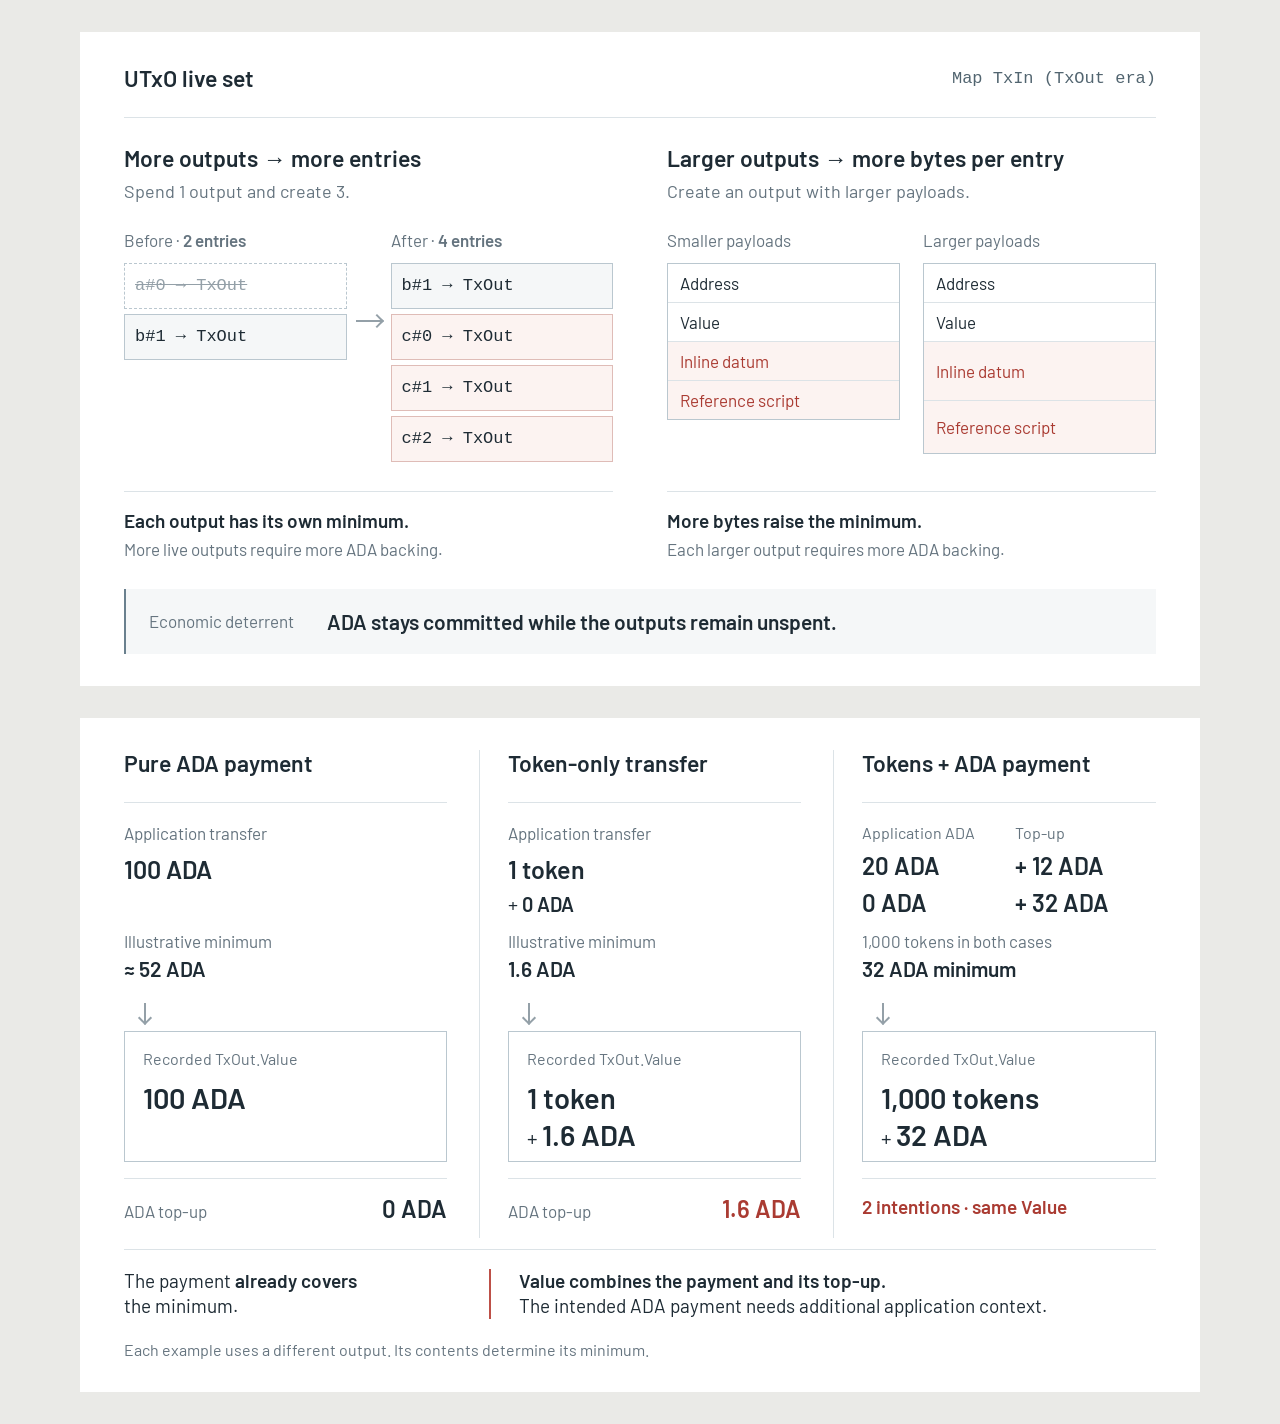
<file: CIP-????/images/motivation.html>
<!doctype html>
<html lang="en">
<head>
<meta charset="utf-8">
<meta name="viewport" content="width=device-width, initial-scale=1">
<title>UTxO deposit motivation figures</title>
<!-- Embedded Barlow font license
Copyright 2017 The Barlow Project Authors (https://github.com/jpt/barlow)

This Font Software is licensed under the SIL Open Font License, Version 1.1.
This license is copied below, and is also available with a FAQ at:
http://scripts.sil.org/OFL


-----------------------------------------------------------
SIL OPEN FONT LICENSE Version 1.1 - 26 February 2007
-----------------------------------------------------------

PREAMBLE
The goals of the Open Font License (OFL) are to stimulate worldwide
development of collaborative font projects, to support the font creation
efforts of academic and linguistic communities, and to provide a free and
open framework in which fonts may be shared and improved in partnership
with others.

The OFL allows the licensed fonts to be used, studied, modified and
redistributed freely as long as they are not sold by themselves. The
fonts, including any derivative works, can be bundled, embedded,
redistributed and/or sold with any software provided that any reserved
names are not used by derivative works. The fonts and derivatives,
however, cannot be released under any other type of license. The
requirement for fonts to remain under this license does not apply
to any document created using the fonts or their derivatives.

DEFINITIONS
"Font Software" refers to the set of files released by the Copyright
Holder(s) under this license and clearly marked as such. This may
include source files, build scripts and documentation.

"Reserved Font Name" refers to any names specified as such after the
copyright statement(s).

"Original Version" refers to the collection of Font Software components as
distributed by the Copyright Holder(s).

"Modified Version" refers to any derivative made by adding to, deleting,
or substituting -- in part or in whole -- any of the components of the
Original Version, by changing formats or by porting the Font Software to a
new environment.

"Author" refers to any designer, engineer, programmer, technical
writer or other person who contributed to the Font Software.

PERMISSION & CONDITIONS
Permission is hereby granted, free of charge, to any person obtaining
a copy of the Font Software, to use, study, copy, merge, embed, modify,
redistribute, and sell modified and unmodified copies of the Font
Software, subject to the following conditions:

1) Neither the Font Software nor any of its individual components,
in Original or Modified Versions, may be sold by itself.

2) Original or Modified Versions of the Font Software may be bundled,
redistributed and/or sold with any software, provided that each copy
contains the above copyright notice and this license. These can be
included either as stand-alone text files, human-readable headers or
in the appropriate machine-readable metadata fields within text or
binary files as long as those fields can be easily viewed by the user.

3) No Modified Version of the Font Software may use the Reserved Font
Name(s) unless explicit written permission is granted by the corresponding
Copyright Holder. This restriction only applies to the primary font name as
presented to the users.

4) The name(s) of the Copyright Holder(s) or the Author(s) of the Font
Software shall not be used to promote, endorse or advertise any
Modified Version, except to acknowledge the contribution(s) of the
Copyright Holder(s) and the Author(s) or with their explicit written
permission.

5) The Font Software, modified or unmodified, in part or in whole,
must be distributed entirely under this license, and must not be
distributed under any other license. The requirement for fonts to
remain under this license does not apply to any document created
using the Font Software.

TERMINATION
This license becomes null and void if any of the above conditions are
not met.

DISCLAIMER
THE FONT SOFTWARE IS PROVIDED "AS IS", WITHOUT WARRANTY OF ANY KIND,
EXPRESS OR IMPLIED, INCLUDING BUT NOT LIMITED TO ANY WARRANTIES OF
MERCHANTABILITY, FITNESS FOR A PARTICULAR PURPOSE AND NONINFRINGEMENT
OF COPYRIGHT, PATENT, TRADEMARK, OR OTHER RIGHT. IN NO EVENT SHALL THE
COPYRIGHT HOLDER BE LIABLE FOR ANY CLAIM, DAMAGES OR OTHER LIABILITY,
INCLUDING ANY GENERAL, SPECIAL, INDIRECT, INCIDENTAL, OR CONSEQUENTIAL
DAMAGES, WHETHER IN AN ACTION OF CONTRACT, TORT OR OTHERWISE, ARISING
FROM, OUT OF THE USE OR INABILITY TO USE THE FONT SOFTWARE OR FROM
OTHER DEALINGS IN THE FONT SOFTWARE.

-->
<style>
@font-face { font-family: Barlow; font-weight: 400; src: url([data-uri]) format('truetype'); }
@font-face { font-family: Barlow; font-weight: 600; src: url([data-uri]) format('truetype'); }

* { box-sizing:border-box; }
:root { --ink:#1e2b34; --muted:#65747f; --line:#dce3e7; --border:#bac7cf; --paper:#f5f7f8; --red:#aa3b32; --red-soft:#fcf3f1; }
body { margin:0; background:#eaeae7; color:var(--ink); font:400 20px/1.3 Barlow, sans-serif; }
.figure { width:1120px; margin:32px auto; padding:32px 44px; background:#fff; }
h1,h2,h3,p { margin:0; }
strong { font-weight:600; }
h2 { font-size:23px; font-weight:600; line-height:1.2; }
.label { color:var(--muted); font-size:17px; }
.resource-context { display:flex; justify-content:space-between; align-items:center; gap:24px; padding-bottom:23px; border-bottom:1px solid var(--line); }
.resource-context strong { font-size:23px; }
.resource-context code { font:17px/1.4 ui-monospace, monospace; color:#526570; }
.resource-panels { display:grid; grid-template-columns:1fr 1fr; gap:54px; margin-top:27px; }
.panel-description { margin-top:8px; font-size:18px; color:var(--muted); }
.map-comparison { display:grid; grid-template-columns:1fr 44px 1fr; align-items:start; margin-top:25px; }
.map-column > .label { display:block; margin-bottom:12px; }
.map-entries { display:flex; flex-direction:column; gap:5px; }
.map-entry { border:1px solid var(--border); background:var(--paper); font:17px/1.3 ui-monospace, monospace; padding:11px 10px; white-space:nowrap; }
.map-entry.consumed { color:#94a0a8; text-decoration:line-through; border-style:dashed; background:#fff; }
.map-entry.added { border-color:#dfbcb7; background:var(--red-soft); }
.map-comparison .arrow { margin-top:91px; }
.arrow { display:block; width:26px; height:2px; background:#94a0a8; justify-self:center; position:relative; }
.arrow::after { content:''; position:absolute; right:0; top:-4px; width:8px; height:8px; border-top:2px solid #94a0a8; border-right:2px solid #94a0a8; transform:rotate(45deg); }
.payload-comparison { display:grid; grid-template-columns:1fr 1fr; gap:23px; margin-top:25px; }
.payload-column > .label { display:block; margin-bottom:12px; }
.payload { border:1px solid var(--border); }
.payload > div { padding:8px 12px; border-bottom:1px solid var(--line); font-size:17px; }
.payload > div:last-child { border-bottom:0; }
.payload .datum, .payload .script { background:var(--red-soft); color:var(--red); }
.payload.large .datum { padding-top:18px; padding-bottom:18px; }
.payload.large .script { padding-top:15px; padding-bottom:15px; }
.map-comparison, .payload-comparison { min-height:240px; }
.resource-consequence { margin-top:22px; padding-top:17px; border-top:1px solid var(--line); font-size:19px; }
.resource-consequence strong { display:block; }
.resource-consequence span { display:block; color:var(--muted); margin-top:4px; font-size:17px; }
.resource-footer { display:flex; align-items:center; gap:28px; margin-top:29px; padding:19px 23px; background:var(--paper); border-left:2px solid #6a808e; }
.resource-footer > span { color:var(--muted); font-size:17px; width:150px; flex-shrink:0; }
.resource-footer > strong { font-size:21px; font-weight:600; }
.payment-columns { display:grid; grid-template-columns:repeat(3,1fr); gap:32px; }
.payment-column + .payment-column { border-left:1px solid var(--line); padding-left:28px; }
.payment-column h2 { height:52px; }
.payment-intent { min-height:116px; border-top:1px solid var(--line); padding-top:19px; }
.payment-intent .label { display:block; margin-bottom:9px; }
.payment-intent .assets { font-size:25px; font-weight:600; }
.payment-intent .assets span { font-size:20px; font-weight:400; }
.minimum { min-height:65px; margin-top:12px; font-size:17px; color:var(--muted); }
.minimum strong { display:block; color:var(--ink); font-size:21px; margin-top:3px; }
.to-value { height:36px; display:flex; align-items:center; padding-left:20px; }
.down-arrow { display:block; width:2px; height:20px; background:#94a0a8; position:relative; }
.down-arrow::after { content:''; position:absolute; bottom:0; left:-4px; width:8px; height:8px; border-bottom:2px solid #94a0a8; border-right:2px solid #94a0a8; transform:rotate(45deg); }
.recorded-value { height:131px; padding:17px 18px; border:1px solid var(--border); }
.recorded-value .label { display:block; margin-bottom:11px; font-size:16px; }
.recorded-value strong { font-size:29px; line-height:1.15; }
.recorded-value p { font-size:21px; margin-top:4px; }
.top-up { display:flex; justify-content:space-between; align-items:baseline; padding:14px 0; margin-top:16px; border-top:1px solid var(--line); }
.top-up span { font-size:17px; color:var(--muted); }
.top-up strong { font-size:24px; }
.needs-funding .top-up strong { color:var(--red); }
.payment-outcomes { display:grid; grid-template-columns:1fr 2fr; gap:32px; margin-top:11px; padding-top:19px; border-top:1px solid var(--line); }
.payment-outcomes p { font-size:19px; }
.payment-outcomes p + p { padding-left:28px; border-left:2px solid #bd5047; }
.intent-breakdown { display:grid; grid-template-columns:1fr 1fr; gap:6px 12px; padding-top:1px; }
.intent-breakdown span { font-size:16px; color:var(--muted); }
.intent-breakdown strong { font-size:24px; }
.same-value { color:var(--red); font-size:19px; font-weight:600; padding-top:16px; margin-top:16px; border-top:1px solid var(--line); }
.payment-note { font-size:16px; color:var(--muted); margin-top:21px; }
@media print { body { background:#fff; } .figure { break-after:page; margin:0; } }
</style>
</head>
<body>

<section class="figure" id="motivation-resource-backing">
  <div class="resource-context">
    <strong>UTxO live set</strong>
    <code>Map TxIn (TxOut era)</code>
  </div>
  <div class="resource-panels">
    <article>
      <h2>More outputs → more entries</h2>
      <p class="panel-description">Spend 1 output and create 3.</p>
      <div class="map-comparison">
        <div class="map-column">
          <span class="label">Before · <strong>2 entries</strong></span>
          <div class="map-entries">
            <div class="map-entry consumed">a#0 → TxOut</div>
            <div class="map-entry">b#1 → TxOut</div>
          </div>
        </div>
        <i class="arrow" aria-hidden="true"></i>
        <div class="map-column">
          <span class="label">After · <strong>4 entries</strong></span>
          <div class="map-entries">
            <div class="map-entry">b#1 → TxOut</div>
            <div class="map-entry added">c#0 → TxOut</div>
            <div class="map-entry added">c#1 → TxOut</div>
            <div class="map-entry added">c#2 → TxOut</div>
          </div>
        </div>
      </div>
      <p class="resource-consequence"><strong>Each output has its own minimum.</strong><span>More live outputs require more ADA backing.</span></p>
    </article>
    <article>
      <h2>Larger outputs → more bytes per entry</h2>
      <p class="panel-description">Create an output with larger payloads.</p>
      <div class="payload-comparison">
        <div class="payload-column">
          <span class="label">Smaller payloads</span>
          <div class="payload">
            <div>Address</div><div>Value</div><div class="datum">Inline datum</div><div class="script">Reference script</div>
          </div>
        </div>
        <div class="payload-column">
          <span class="label">Larger payloads</span>
          <div class="payload large">
            <div>Address</div><div>Value</div><div class="datum">Inline datum</div><div class="script">Reference script</div>
          </div>
        </div>
      </div>
      <p class="resource-consequence"><strong>More bytes raise the minimum.</strong><span>Each larger output requires more ADA backing.</span></p>
    </article>
  </div>
  <div class="resource-footer"><span>Economic deterrent</span><strong>ADA stays committed while the outputs remain unspent.</strong></div>
</section>

<section class="figure" id="motivation-application-payments">
  <div class="payment-columns">
    <article class="payment-column">
      <h2>Pure ADA payment</h2>
      <div class="payment-intent"><span class="label">Application transfer</span><div class="assets">100 ADA</div></div>
      <p class="minimum">Illustrative minimum<strong>≈ 52 ADA</strong></p>
      <div class="to-value"><i class="down-arrow" aria-hidden="true"></i></div>
      <div class="recorded-value"><span class="label">Recorded TxOut.Value</span><strong>100 ADA</strong></div>
      <div class="top-up"><span>ADA top-up</span><strong>0 ADA</strong></div>
    </article>
    <article class="payment-column needs-funding">
      <h2>Token-only transfer</h2>
      <div class="payment-intent"><span class="label">Application transfer</span><div class="assets">1 token<br><span>+ <strong>0 ADA</strong></span></div></div>
      <p class="minimum">Illustrative minimum<strong>1.6 ADA</strong></p>
      <div class="to-value"><i class="down-arrow" aria-hidden="true"></i></div>
      <div class="recorded-value"><span class="label">Recorded TxOut.Value</span><strong>1 token</strong><p>+ <strong>1.6 ADA</strong></p></div>
      <div class="top-up"><span>ADA top-up</span><strong>1.6 ADA</strong></div>
    </article>
    <article class="payment-column needs-funding">
      <h2>Tokens + ADA payment</h2>
      <div class="payment-intent"><div class="intent-breakdown"><span>Application ADA</span><span>Top-up</span><strong>20 ADA</strong><strong>+ 12 ADA</strong><strong>0 ADA</strong><strong>+ 32 ADA</strong></div></div>
      <p class="minimum">1,000 tokens in both cases<strong>32 ADA minimum</strong></p>
      <div class="to-value"><i class="down-arrow" aria-hidden="true"></i></div>
      <div class="recorded-value"><span class="label">Recorded TxOut.Value</span><strong>1,000 tokens</strong><p>+ <strong>32 ADA</strong></p></div>
      <p class="same-value">2 intentions · same Value</p>
    </article>
  </div>
  <div class="payment-outcomes">
    <p>The payment <strong>already covers</strong><br>the minimum.</p>
    <p><strong>Value combines the payment and its top-up.</strong><br>The intended ADA payment needs additional application context.</p>
  </div>
  <p class="payment-note">Each example uses a different output. Its contents determine its minimum.</p>
</section>

</body>
</html>
</file>
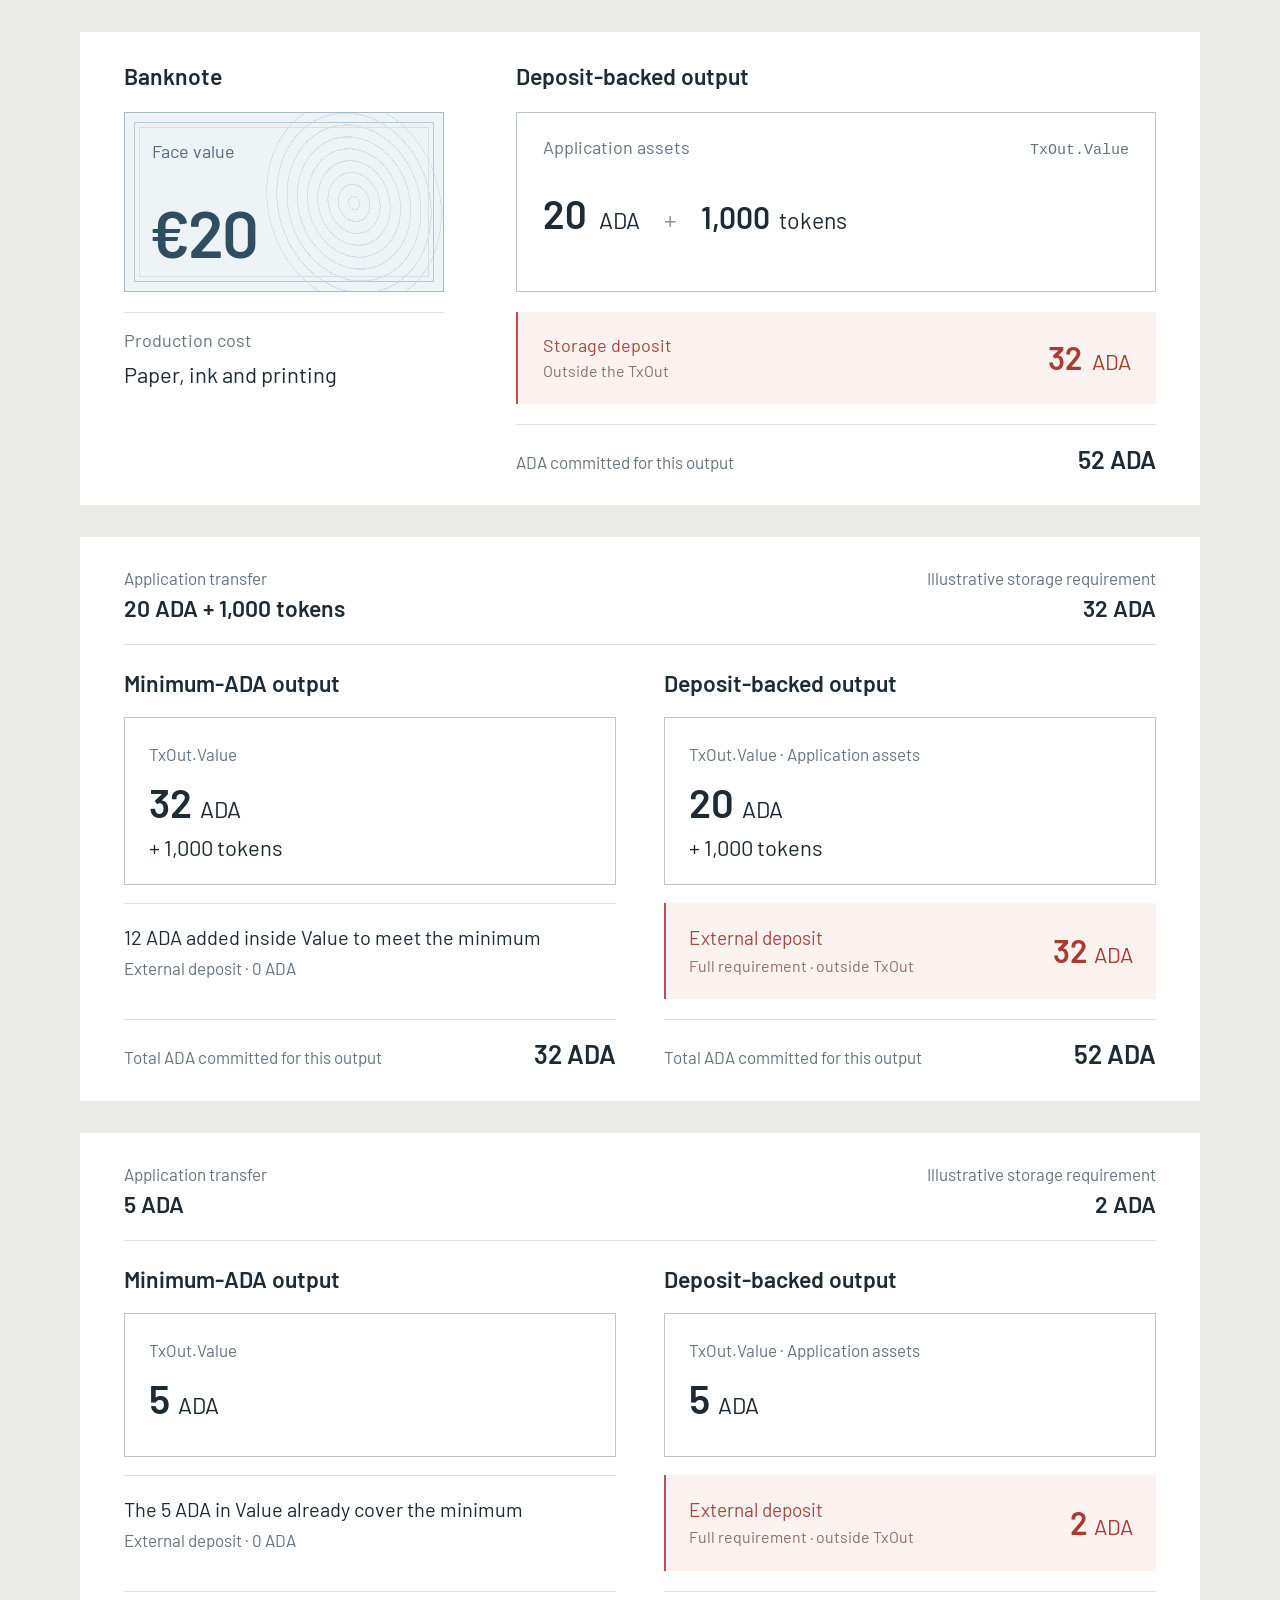
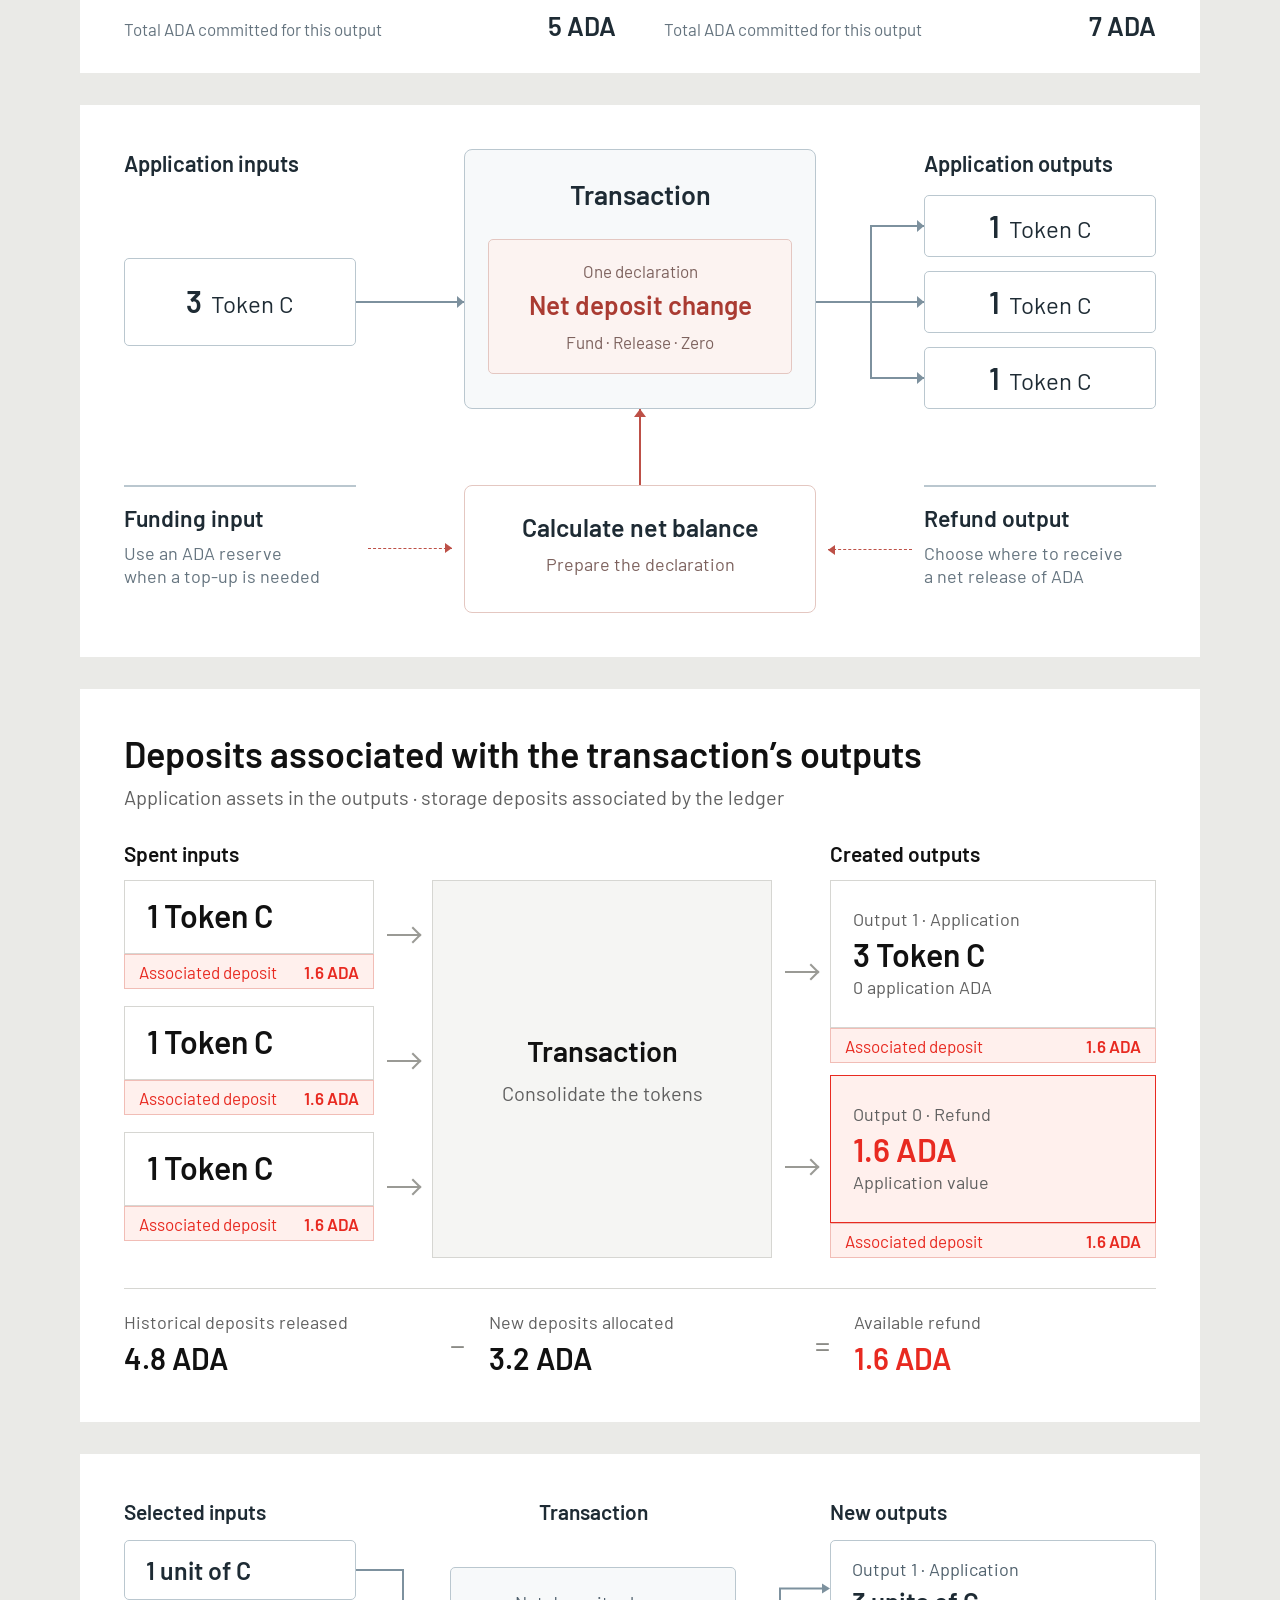
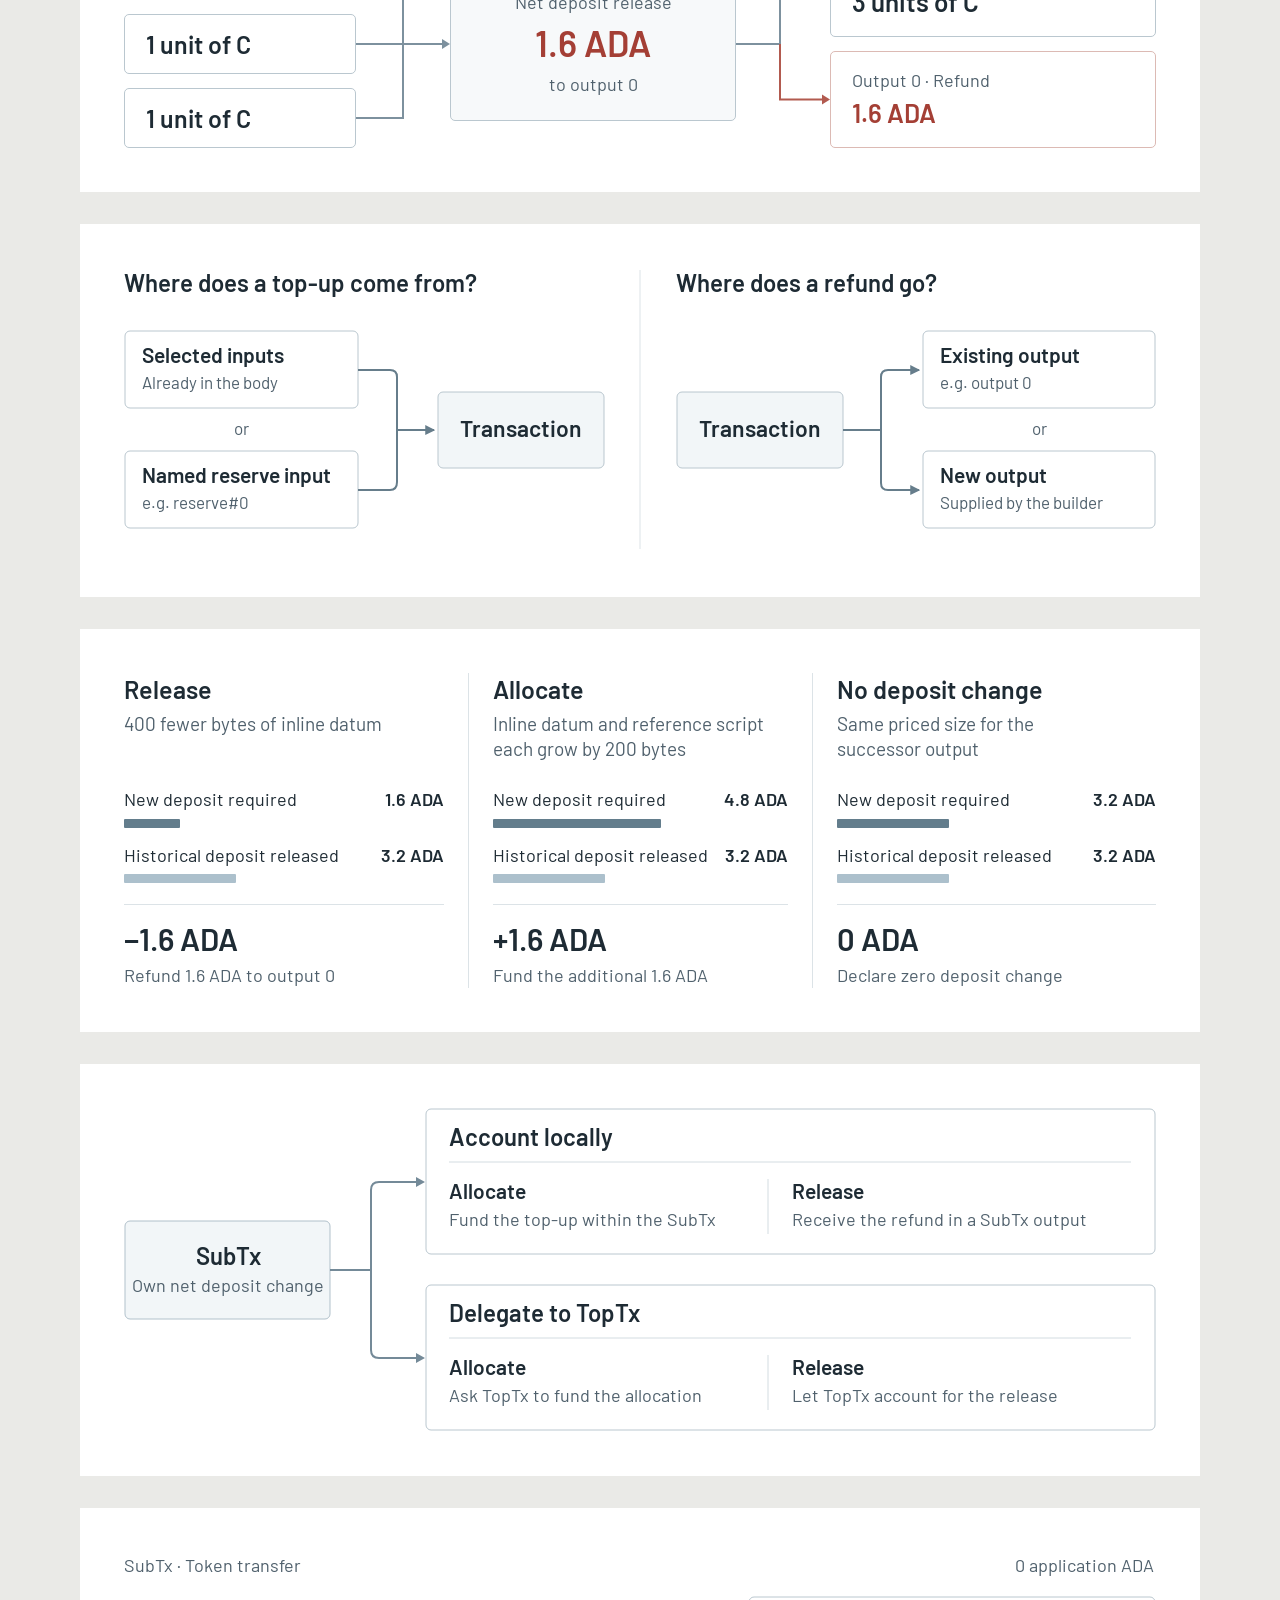
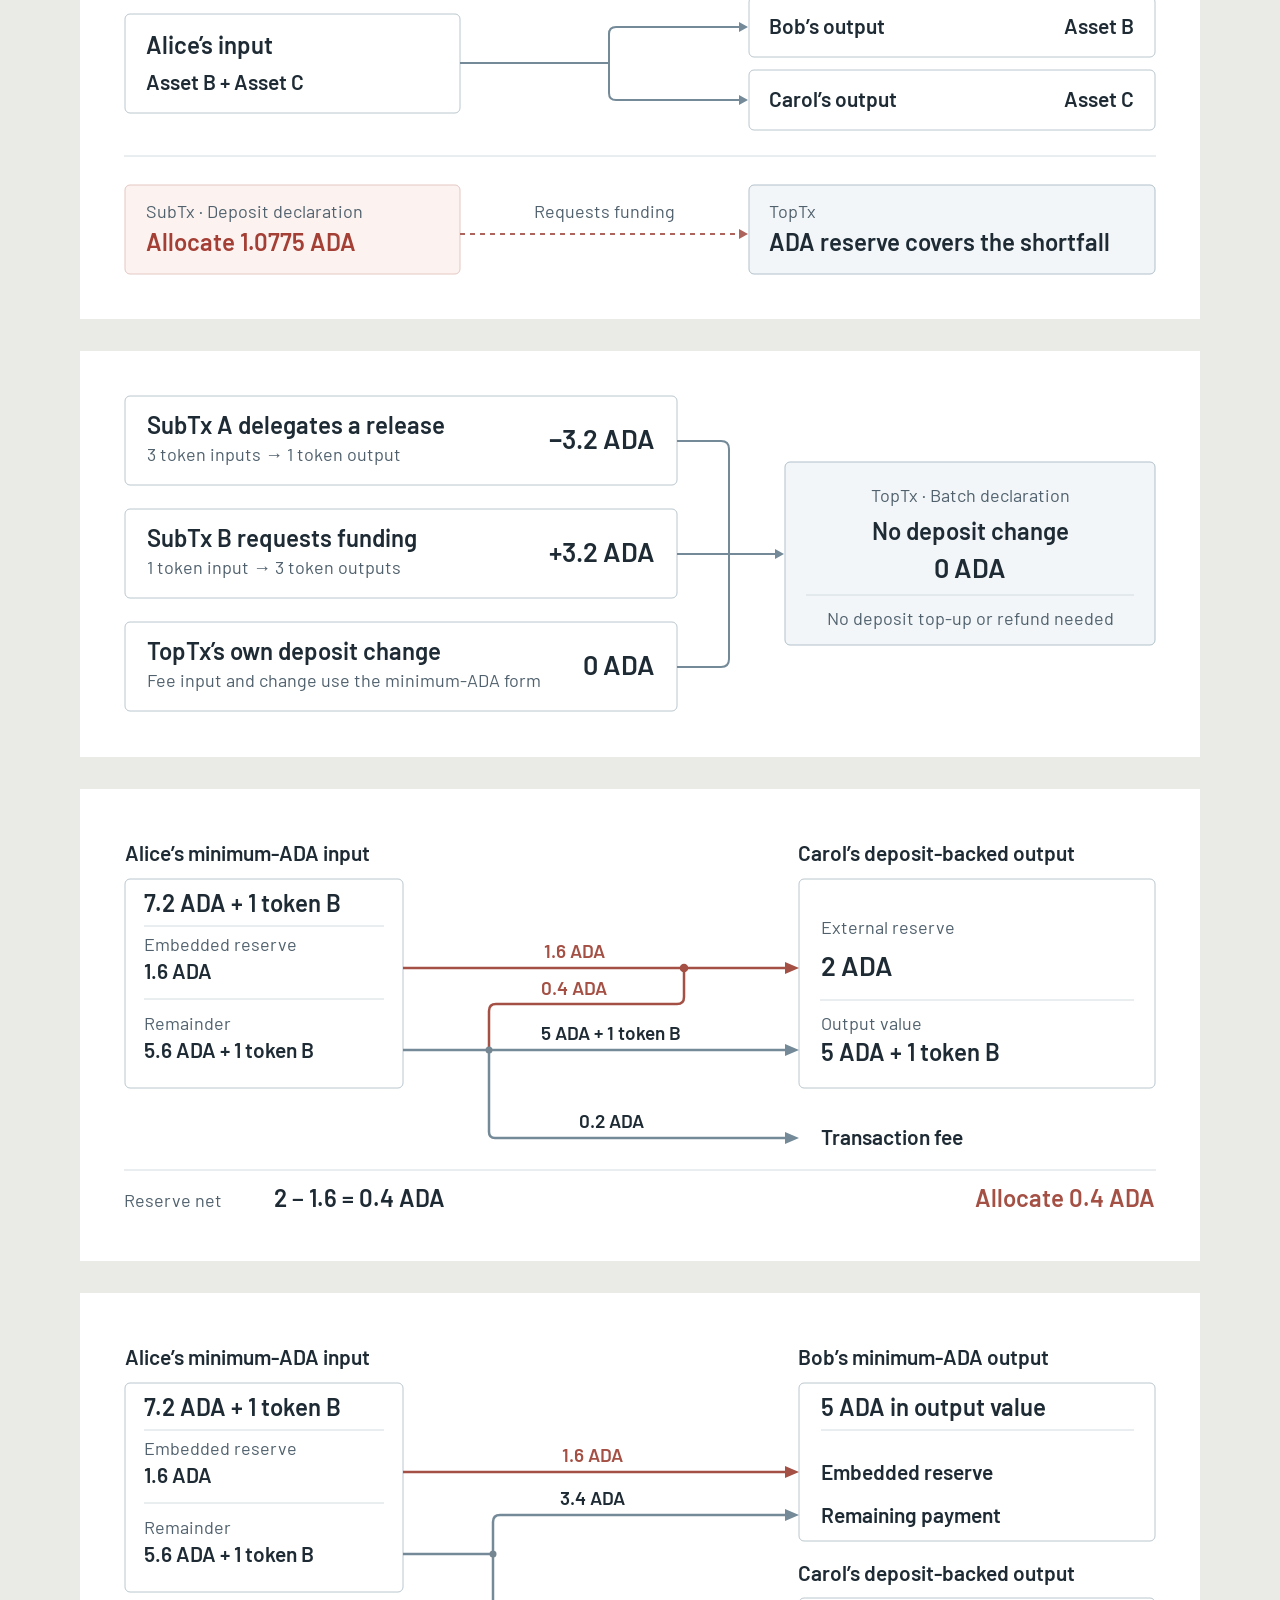
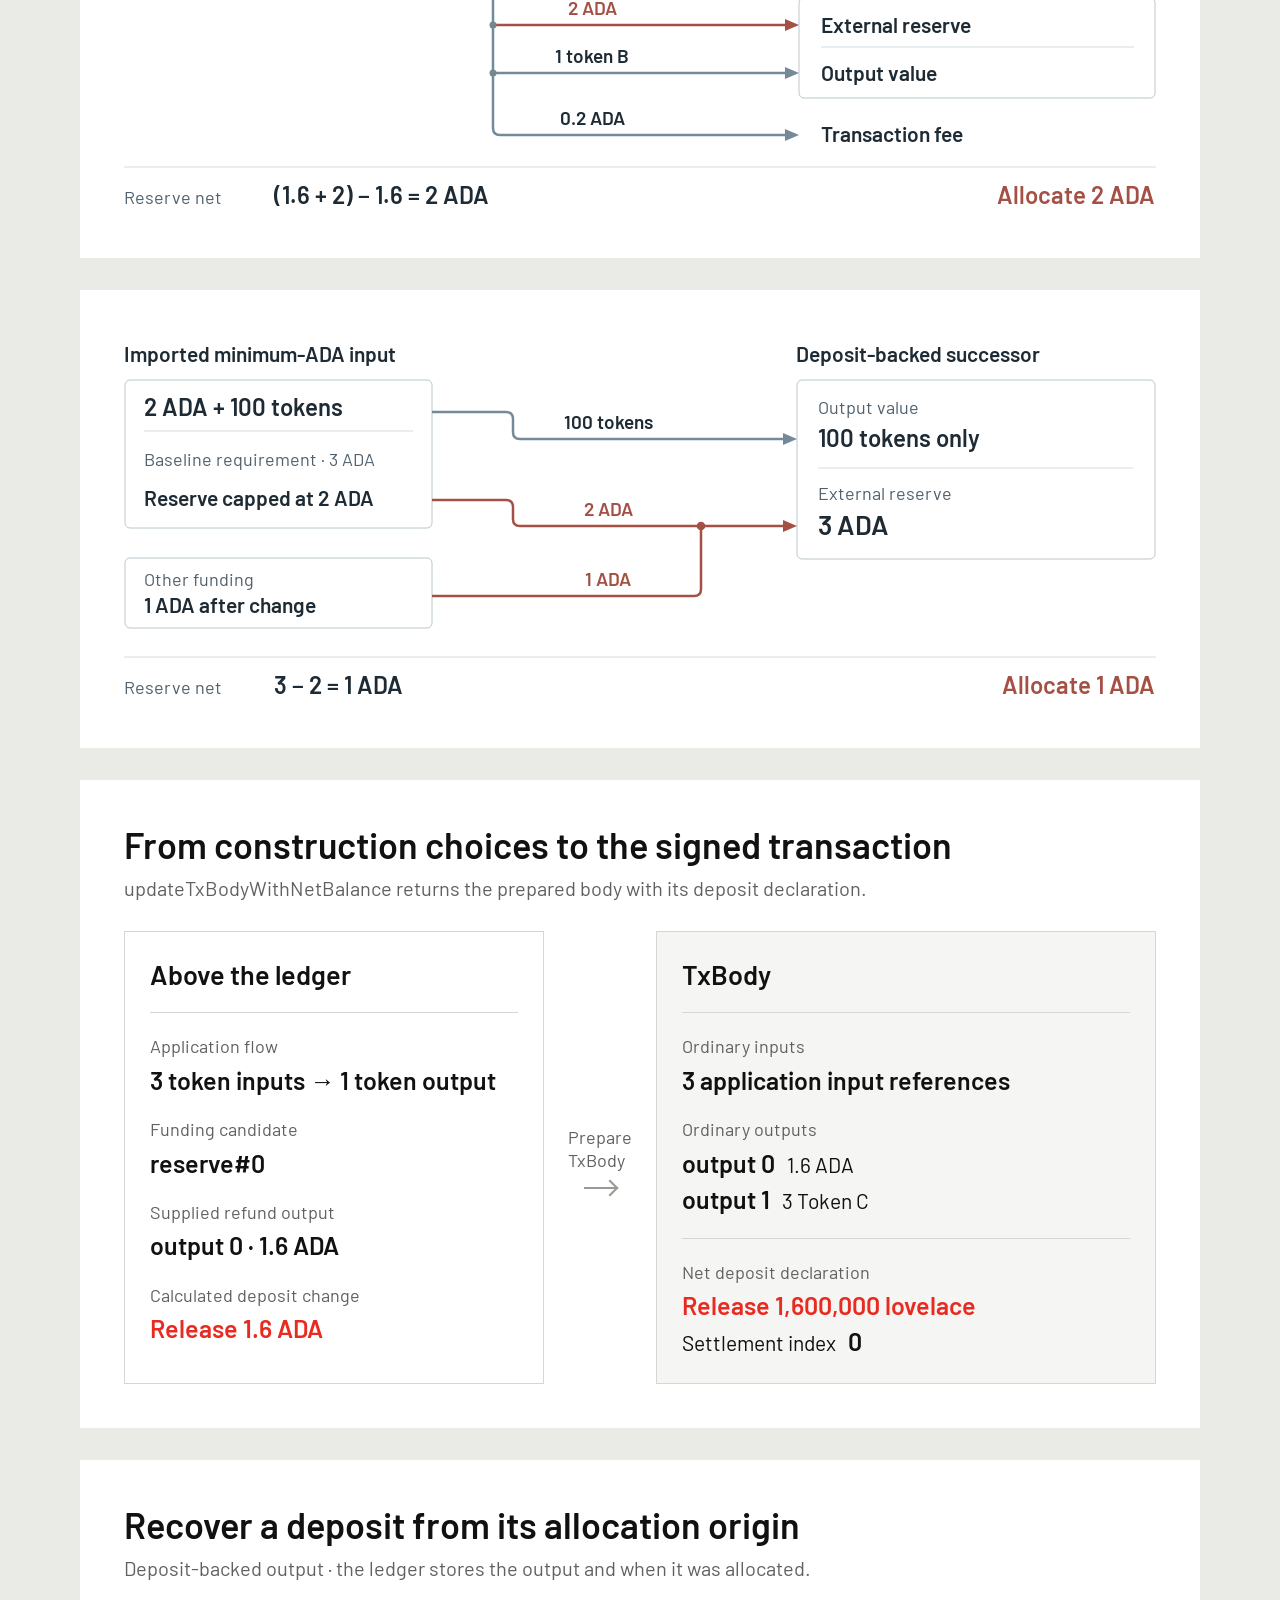
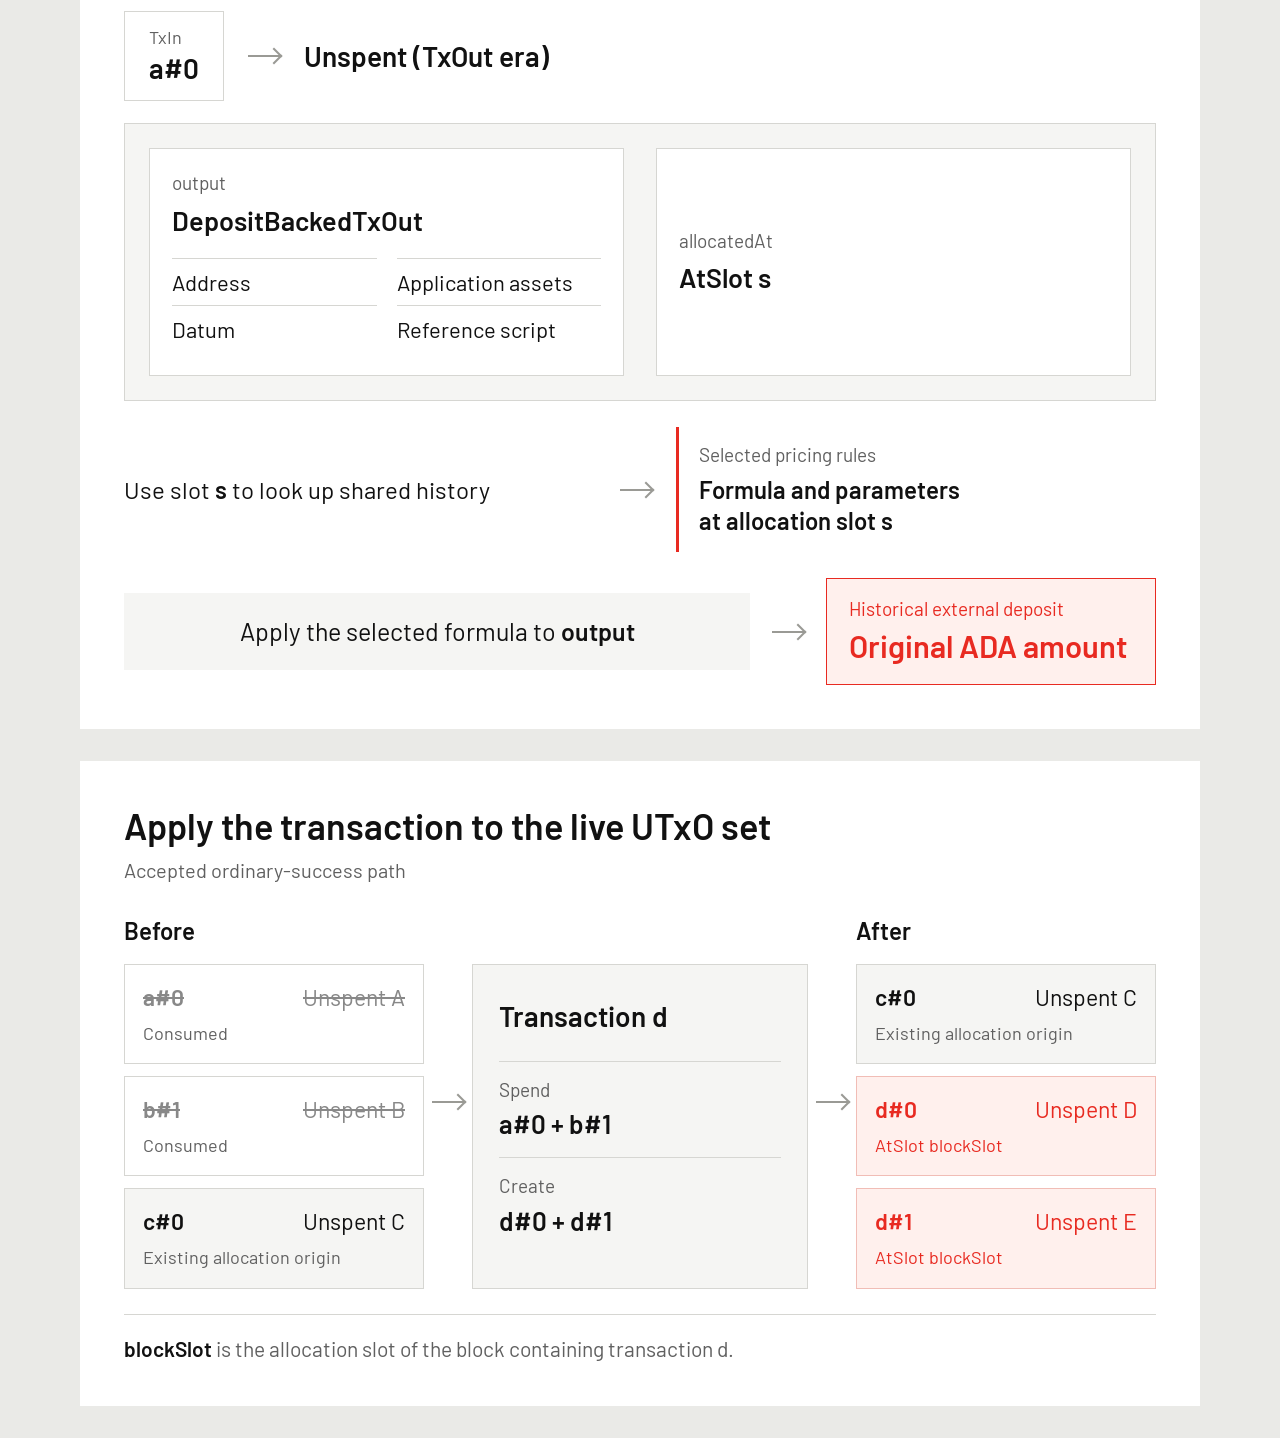
<file: CIP-????/images/tx-builder-dsl.html>
<!doctype html>
<html lang="en">
<head>
<meta charset="utf-8">
<meta name="viewport" content="width=device-width, initial-scale=1">
<title>UTxO deposit DSL figures</title>
<!-- Embedded Barlow font license
Copyright 2017 The Barlow Project Authors (https://github.com/jpt/barlow)

This Font Software is licensed under the SIL Open Font License, Version 1.1.
This license is copied below, and is also available with a FAQ at:
http://scripts.sil.org/OFL


-----------------------------------------------------------
SIL OPEN FONT LICENSE Version 1.1 - 26 February 2007
-----------------------------------------------------------

PREAMBLE
The goals of the Open Font License (OFL) are to stimulate worldwide
development of collaborative font projects, to support the font creation
efforts of academic and linguistic communities, and to provide a free and
open framework in which fonts may be shared and improved in partnership
with others.

The OFL allows the licensed fonts to be used, studied, modified and
redistributed freely as long as they are not sold by themselves. The
fonts, including any derivative works, can be bundled, embedded,
redistributed and/or sold with any software provided that any reserved
names are not used by derivative works. The fonts and derivatives,
however, cannot be released under any other type of license. The
requirement for fonts to remain under this license does not apply
to any document created using the fonts or their derivatives.

DEFINITIONS
"Font Software" refers to the set of files released by the Copyright
Holder(s) under this license and clearly marked as such. This may
include source files, build scripts and documentation.

"Reserved Font Name" refers to any names specified as such after the
copyright statement(s).

"Original Version" refers to the collection of Font Software components as
distributed by the Copyright Holder(s).

"Modified Version" refers to any derivative made by adding to, deleting,
or substituting -- in part or in whole -- any of the components of the
Original Version, by changing formats or by porting the Font Software to a
new environment.

"Author" refers to any designer, engineer, programmer, technical
writer or other person who contributed to the Font Software.

PERMISSION & CONDITIONS
Permission is hereby granted, free of charge, to any person obtaining
a copy of the Font Software, to use, study, copy, merge, embed, modify,
redistribute, and sell modified and unmodified copies of the Font
Software, subject to the following conditions:

1) Neither the Font Software nor any of its individual components,
in Original or Modified Versions, may be sold by itself.

2) Original or Modified Versions of the Font Software may be bundled,
redistributed and/or sold with any software, provided that each copy
contains the above copyright notice and this license. These can be
included either as stand-alone text files, human-readable headers or
in the appropriate machine-readable metadata fields within text or
binary files as long as those fields can be easily viewed by the user.

3) No Modified Version of the Font Software may use the Reserved Font
Name(s) unless explicit written permission is granted by the corresponding
Copyright Holder. This restriction only applies to the primary font name as
presented to the users.

4) The name(s) of the Copyright Holder(s) or the Author(s) of the Font
Software shall not be used to promote, endorse or advertise any
Modified Version, except to acknowledge the contribution(s) of the
Copyright Holder(s) and the Author(s) or with their explicit written
permission.

5) The Font Software, modified or unmodified, in part or in whole,
must be distributed entirely under this license, and must not be
distributed under any other license. The requirement for fonts to
remain under this license does not apply to any document created
using the Font Software.

TERMINATION
This license becomes null and void if any of the above conditions are
not met.

DISCLAIMER
THE FONT SOFTWARE IS PROVIDED "AS IS", WITHOUT WARRANTY OF ANY KIND,
EXPRESS OR IMPLIED, INCLUDING BUT NOT LIMITED TO ANY WARRANTIES OF
MERCHANTABILITY, FITNESS FOR A PARTICULAR PURPOSE AND NONINFRINGEMENT
OF COPYRIGHT, PATENT, TRADEMARK, OR OTHER RIGHT. IN NO EVENT SHALL THE
COPYRIGHT HOLDER BE LIABLE FOR ANY CLAIM, DAMAGES OR OTHER LIABILITY,
INCLUDING ANY GENERAL, SPECIAL, INDIRECT, INCIDENTAL, OR CONSEQUENTIAL
DAMAGES, WHETHER IN AN ACTION OF CONTRACT, TORT OR OTHERWISE, ARISING
FROM, OUT OF THE USE OR INABILITY TO USE THE FONT SOFTWARE OR FROM
OTHER DEALINGS IN THE FONT SOFTWARE.

-->
<style>
@font-face { font-family: Barlow; font-weight: 400; src: url([data-uri]) format('truetype'); }
@font-face { font-family: Barlow; font-weight: 600; src: url([data-uri]) format('truetype'); }
* { box-sizing: border-box; }
:root { --ink: #111111; --muted: #606060; --line: #d6d6d2; --paper: #f5f5f3; --red: #e82a21; --red-soft: #fff0ed; }
body { margin: 0; background: #eaeae7; color: var(--ink); font: 400 22px/1.3 Barlow, sans-serif; }
.figure { width: 1120px; margin: 32px auto; padding: 44px; background: #fff; }
h1, h2, h3, p { margin: 0; }
h1 { font-size: 36px; font-weight: 600; line-height: 1.15; }
h2 { font-size: 28px; font-weight: 600; }
h3 { font-size: 22px; font-weight: 600; }
strong { font-weight: 600; }
.muted { color: var(--muted); }
.red { color: var(--red); }
.caption { font-size: 20px; color: var(--muted); margin-top: 10px; }
.flow { display: grid; grid-template-columns: 250px 58px 340px 58px 326px; margin-top: 30px; }
.column-title { height: 40px; font-size: 21px; font-weight: 600; }
.output-stack { display: flex; flex-direction: column; gap: 20px; }
.token-card { border: 1.5px solid var(--line); padding: 16px 22px; background: #fff; }
.token-card .name { color: var(--muted); font-size: 18px; display: block; }
.token-card .value { font-size: 32px; font-weight: 600; display: block; margin-top: 2px; }
.token-card .application { font-size: 18px; color: var(--muted); display: block; margin-top: 1px; }
.input-stack .token-card { height: 92px; }
.input-stack { gap: 16px; }
.output-stack.wide .token-card { height: 146px; display: flex; flex-direction: column; justify-content: center; }
.arrow-col { padding-top: 40px; display: grid; }
.arrow-col.three { grid-template-rows: repeat(3, 92px); gap: 16px; }
.arrow-col.two { grid-template-rows: repeat(2, 146px); gap: 20px; }
.arrow { position: relative; display: block; width: 32px; height: 2px; background: #9a9a95; align-self: center; justify-self: center; }
.arrow::after { content: ''; position: absolute; right: 0; top: -5px; width: 10px; height: 10px; border-top: 2px solid #9a9a95; border-right: 2px solid #9a9a95; transform: rotate(45deg); }
.transaction { margin-top: 40px; border: 1.5px solid var(--line); background: var(--paper); height: 308px; padding: 26px; display: flex; flex-direction: column; justify-content: center; text-align: center; }
.transaction h2 { font-size: 29px; }
.declaration { border-top: 1px solid var(--line); margin-top: 22px; padding-top: 20px; }
.declaration .value { font-size: 47px; color: var(--red); font-weight: 600; display: block; line-height: 1.12; margin: 7px 0; }
.declaration .label { font-size: 21px; color: var(--red); }
.declaration .destination { font-size: 20px; color: var(--muted); }
.refund { border-color: var(--red); background: var(--red-soft); }
.refund .value { color: var(--red); }
.deposit-tag { font-size: 17px; display: flex; align-items: center; justify-content: space-between; padding: 8px 14px; background: var(--red-soft); border: 1px solid #f1bdb6; color: var(--red); }
.with-deposits .input-stack { gap: 17px; }
.with-deposits .input-stack .token-card { height: 74px; padding-top: 12px; }
.with-deposits .input-stack .deposit-tag { height: 35px; }
.with-deposits .output-stack.wide .token-card { height: 148px; }
.with-deposits .output-stack.wide .deposit-tag { height: 35px; }
.with-deposits .output-stack.wide { gap: 12px; }
.with-deposits .transaction { height: 378px; }
.with-deposits .arrow-col.three { grid-template-rows: repeat(3, 109px); gap: 17px; }
.with-deposits .arrow-col.two { grid-template-rows: repeat(2, 183px); gap: 12px; }
.accounting { margin-top: 30px; border-top: 1px solid var(--line); padding-top: 22px; display: grid; grid-template-columns: 1fr auto 1fr auto 1fr; gap: 24px; align-items: center; }
.accounting p { font-size: 18px; color: var(--muted); }
.accounting strong { display: block; margin-top: 4px; font-size: 30px; }
.accounting .operator { font-size: 30px; color: #8b8b86; }
.subtx-figure { color: #1e2b34; }
.subtx-figure svg { display: block; width: 100%; height: auto; fill: currentColor; }
.subtx-figure .node { fill: #fff; stroke: #bac7cf; }
.subtx-figure .decision { fill: #f2f6f8; stroke: #b1c1cb; }
.subtx-figure .node-label { font-size: 24px; font-weight: 600; }
.subtx-figure .small-label { font-size: 18px; fill: #50616d; }
.subtx-figure .action { font-size: 21px; font-weight: 600; }
.subtx-figure .amount { font-size: 27px; font-weight: 600; }
.subtx-figure .wire { fill: none; stroke: #748a98; stroke-width: 2; }
.subtx-figure .arrowhead { fill: #748a98; }
.subtx-figure .rule { stroke: #d3dce1; }
.funding-flow .wire { stroke-width: 2.5; }
.funding-flow .reserve-wire { stroke: #a45044; }
.funding-flow .head-reserve, .funding-flow .reserve-text { fill: #a45044; }
.funding-flow .wire-label { font-size: 19px; font-weight: 600; text-anchor: middle; }
.interface { display:grid; grid-template-columns:420px 112px 500px; margin-top:30px; align-items:stretch; }
.interface-panel { border:1.5px solid var(--line); padding:25px; }
.interface-panel h2 { font-size:27px; padding-bottom:20px; border-bottom:1px solid var(--line); }
.interface-panel .field { padding-top:22px; }
.interface-panel .field span { display:block; font-size:18px; color:var(--muted); margin-bottom:5px; }
.interface-panel .field strong { font-size:25px; }
.interface-panel .field p { font-size:21px; margin-top:4px; }
.interface-panel.signed { background:var(--paper); }
.interface-panel.signed .field:last-child { border-top:1px solid var(--line); margin-top:22px; }
.interface-arrow { display:flex; flex-direction:column; align-items:center; justify-content:center; gap:15px; }
.interface-arrow span { font-size:18px; color:var(--muted); }
.lookup-header { display:flex; align-items:center; gap:24px; margin-top:30px; }
.lookup-key { border:1.5px solid var(--line); padding:14px 24px; }
.lookup-key span { color:var(--muted); font-size:18px; display:block; }
.lookup-key strong { font-size:28px; }
.lookup-header .arrow { flex-shrink:0; }
.stored-entry { margin-top:22px; border:1.5px solid var(--line); padding:24px; background:var(--paper); }
.stored-columns { display:grid; grid-template-columns:1fr 1fr; gap:32px; }
.stored-field { background:#fff; border:1px solid var(--line); padding:22px; }
.field-name { display:block; font-size:19px; color:var(--muted); margin-bottom:7px; }
.stored-field strong { font-size:27px; }
.output-fields { list-style:none; padding:0; margin:20px 0 0; font-size:22px; display:grid; grid-template-columns:1fr 1fr; gap:0 20px; }
.output-fields li { padding:9px 0; border-top:1px solid var(--line); }
.origin-flow { display:flex; flex-direction:column; }
.origin-flow .stored-field { flex:1; display:flex; flex-direction:column; justify-content:center; }
.history-lookup { display:flex; align-items:center; gap:24px; margin-top:26px; }
.history-lookup > span { flex:1; font-size:24px; }
.history-lookup .arrow { flex-shrink:0; }
.history-lookup .historical-formula { width:480px; }
.historical-formula { border-left:3px solid var(--red); padding:16px 20px; background:#fff; }
.historical-formula span { display:block; font-size:19px; color:var(--muted); }
.historical-formula strong { display:block; font-size:24px; margin-top:6px; }
.recovery-operation { display:flex; align-items:center; gap:22px; margin-top:26px; }
.recovery-operation .formula-call { flex:1; padding:22px; background:var(--paper); font-size:25px; text-align:center; }
.recovery-operation .arrow { flex-shrink:0; }
.deposit-result { border:1.5px solid var(--red); background:var(--red-soft); padding:18px 22px; min-width:330px; }
.deposit-result span { display:block; font-size:19px; color:var(--red); }
.deposit-result strong { display:block; font-size:31px; color:var(--red); margin-top:4px; }
.ledger-transition { display:grid; grid-template-columns:300px 48px 336px 48px 300px; margin-top:32px; }
.state-heading { font-size:24px; margin-bottom:18px; }
.state-rows { display:flex; flex-direction:column; gap:12px; }
.state-row { border:1.5px solid var(--line); background:var(--paper); padding:18px; }
.state-row .entry { display:flex; justify-content:space-between; align-items:center; gap:12px; font-size:23px; }
.state-row small { display:block; color:var(--muted); font-size:18px; margin-top:9px; }
.state-row.consumed { background:#fff; }
.state-row.consumed .entry { text-decoration:line-through; color:#888; }
.state-row.created { border-color:#f1bdb6; background:var(--red-soft); }
.state-row.created .entry, .state-row.created small { color:var(--red); }
.transition-arrow { display:flex; align-items:center; justify-content:center; }
.applied-tx { margin-top:49px; border:1.5px solid var(--line); background:var(--paper); padding:26px; display:flex; flex-direction:column; justify-content:center; }
.applied-tx h2 { font-size:28px; margin-bottom:26px; }
.applied-tx .operation { border-top:1px solid var(--line); padding:16px 0; }
.applied-tx .operation span { color:var(--muted); display:block; font-size:19px; margin-bottom:5px; }
.applied-tx .operation strong { font-size:26px; }
.block-origin { margin-top:25px; border-top:1px solid var(--line); padding-top:20px; font-size:21px; color:var(--muted); }
.block-origin strong { color:var(--ink); }
[id="01-application-value-and-deposit"] { padding:30px 44px; color:#1e2b34; }
.value-analogy { display:grid; grid-template-columns:320px 1fr; gap:72px; }
.analogy-column-title { font-size:23px; font-weight:600; margin-bottom:20px; }
.banknote-object { position:relative; height:180px; border:1px solid #a9bbc7; background:#eef3f6; overflow:hidden; }
.banknote-object::before { content:''; position:absolute; inset:9px; border:1px solid #b9c9d3; }
.banknote-object::after { content:''; position:absolute; inset:14px; border:1px solid #d5dfe6; }
.banknote-rosette { position:absolute; width:172px; height:208px; right:3px; top:-14px; border-radius:50%; background:repeating-radial-gradient(ellipse at center, transparent 0 5px, #c6d4de 5px 6px, transparent 6px 10px); transform:rotate(-18deg); opacity:.65; }
.banknote-face-label { position:absolute; z-index:1; top:27px; left:27px; color:#536d7e; font-size:18px; }
.banknote-value { position:absolute; z-index:1; left:24px; bottom:26px; font-size:65px; line-height:1; letter-spacing:-2px; color:#304e62; font-weight:600; }
.production-backing { height:92px; margin-top:20px; padding-top:16px; border-top:1px solid #dce3e7; }
.analogy-role { display:block; color:#65747f; font-size:18px; }
.production-backing p { font-size:22px; margin-top:8px; }
.application-boundary { height:180px; border:1px solid #bac7cf; padding:23px 26px; }
.output-field-header { display:flex; align-items:baseline; justify-content:space-between; gap:20px; }
.output-field-header code { font:15px/1.3 ui-monospace, monospace; color:#65747f; }
.application-amounts { display:flex; align-items:baseline; gap:24px; margin-top:31px; white-space:nowrap; }
.ada-amount { font-size:40px; font-weight:600; line-height:1.1; font-variant-numeric:tabular-nums; }
.ada-amount span { font-size:23px; font-weight:400; margin-left:4px; }
.asset-plus { font-size:25px; color:#8a969e; }
.token-amount { font-size:30px; font-weight:600; }
.token-amount span { font-size:23px; font-weight:400; margin-left:3px; }
.external-backing { display:flex; justify-content:space-between; align-items:center; gap:24px; height:92px; margin-top:20px; border-left:2px solid #bd5047; padding:15px 25px; background:#fcf3f1; }
.external-backing .analogy-role { color:#a14a42; }
.external-backing p { color:#8b706c; font-size:16px; margin-top:4px; }
.external-backing .ada-amount { color:#aa3b32; font-size:32px; white-space:nowrap; }
.external-backing .ada-amount span { font-size:22px; }
.output-total { display:flex; align-items:baseline; justify-content:space-between; gap:20px; padding:18px 0 0; margin-top:20px; border-top:1px solid #dce3e7; }
.output-total span { color:#65747f; font-size:17px; }
.output-total strong { font-size:25px; font-weight:600; white-space:nowrap; }
.output-form-comparison { padding:30px 44px; color:#1e2b34; }
.output-form-comparison .comparison-context { display:flex; justify-content:space-between; gap:32px; padding-bottom:20px; margin-bottom:24px; border-bottom:1px solid #dce3e7; }
.output-form-comparison .comparison-context span { display:block; font-size:17px; color:#65747f; margin-bottom:5px; }
.output-form-comparison .comparison-context strong { font-size:23px; font-weight:600; }
.output-form-comparison .comparison-context > div:last-child { text-align:right; }
.output-form-comparison .comparison-columns { display:grid; grid-template-columns:1fr 1fr; gap:48px; }
.output-form-comparison h2 { font-size:23px; margin-bottom:18px; }
.output-form-comparison .value-container { height:168px; border:1px solid #bac7cf; padding:20px 24px; }
.output-form-comparison .value-container > span { color:#65747f; font-size:17px; }
.output-form-comparison .value-amount { margin-top:14px; font-size:40px; font-weight:600; line-height:1.05; }
.output-form-comparison .value-amount span { font-size:23px; font-weight:400; }
.output-form-comparison .native-assets { margin-top:10px; font-size:22px; }
.output-form-comparison .backing-explanation { height:96px; margin-top:18px; display:flex; align-items:center; }
.output-form-comparison .embedded-backing { border-top:1px solid #dce3e7; }
.output-form-comparison .embedded-backing strong { display:block; font-size:20px; font-weight:400; }
.output-form-comparison .embedded-backing p { font-size:17px; color:#65747f; margin-top:7px; }
.output-form-comparison .separate-backing { justify-content:space-between; gap:24px; padding:16px 23px; border-left:2px solid #bd5047; background:#fcf3f1; }
.output-form-comparison .separate-backing strong { display:block; color:#a14a42; font-size:19px; font-weight:400; }
.output-form-comparison .separate-backing p { color:#8b706c; font-size:16px; margin-top:5px; }
.output-form-comparison .deposit-amount { color:#aa3b32; font-size:32px; font-weight:600; white-space:nowrap; }
.output-form-comparison .deposit-amount span { font-size:22px; font-weight:400; }
.output-form-comparison .comparison-total { display:flex; align-items:baseline; justify-content:space-between; gap:20px; margin-top:20px; padding-top:17px; border-top:1px solid #dce3e7; }
.output-form-comparison .comparison-total span { max-width:270px; font-size:17px; color:#65747f; }
.output-form-comparison .comparison-total strong { font-size:26px; font-weight:600; white-space:nowrap; }
.output-form-comparison.without-native-assets .value-container { height:144px; }
.builder-overview {
  color: #1e2b34;
  padding: 44px;
}
.builder-overview .overview-grid {
  display: grid;
  grid-template-columns: 232px 108px 352px 108px 232px;
  align-items: center;
}
.builder-overview .overview-heading {
  height: 46px;
  font-size: 22px;
  font-weight: 600;
}
.builder-overview .overview-io {
  height: 214px;
  display: flex;
  flex-direction: column;
  justify-content: center;
  gap: 14px;
}
.builder-overview .overview-asset {
  height: 62px;
  border: 1px solid #bac7cf;
  border-radius: 5px;
  display: flex;
  align-items: baseline;
  justify-content: center;
  gap: 9px;
  padding: 11px 20px;
  background: #fff;
  font-size: 24px;
}
.builder-overview .overview-asset strong { font-size: 30px; }
.builder-overview .overview-input .overview-asset { height: 88px; padding-top: 23px; }
.builder-overview .overview-transaction {
  height: 260px;
  border: 1px solid #bac7cf;
  border-radius: 8px;
  padding: 27px 23px;
  background: #f7f9fa;
  text-align: center;
}
.builder-overview .overview-transaction h2 { font-size: 27px; }
.builder-overview .overview-net {
  margin-top: 27px;
  border: 1px solid #e4c7c1;
  border-radius: 5px;
  padding: 20px 12px;
  background: #fcf3f1;
}
.builder-overview .overview-net span {
  display: block;
  font-size: 17px;
  color: #7d625e;
}
.builder-overview .overview-net strong {
  display: block;
  margin: 6px 0 9px;
  color: #aa3b32;
  font-size: 26px;
}
.builder-overview .overview-flow-link {
  position: relative;
  height: 214px;
  margin-top: 46px;
  color: #7d919e;
}
.builder-overview .overview-flow-link::before {
  content: '';
  position: absolute;
  top: 106px;
  left: 0;
  right: 0;
  border-top: 2px solid currentColor;
}
.builder-overview .overview-flow-link::after,
.builder-overview .overview-branch span::after {
  content: '';
  position: absolute;
  right: 0;
  top: 101px;
  border-left: 7px solid currentColor;
  border-top: 6px solid transparent;
  border-bottom: 6px solid transparent;
}
.builder-overview .overview-branch::after { display: none; }
.builder-overview .overview-branch::before { right: 54px; }
.builder-overview .overview-branch span {
  position: absolute;
  left: 54px;
  right: 0;
  border-top: 2px solid currentColor;
}
.builder-overview .overview-branch span:nth-of-type(1) { top: 30px; }
.builder-overview .overview-branch span:nth-of-type(2) { top: 106px; }
.builder-overview .overview-branch span:nth-of-type(3) { top: 182px; }
.builder-overview .overview-branch span::after { top: -7px; }
.builder-overview .overview-branch i {
  position: absolute;
  top: 30px;
  left: 54px;
  height: 154px;
  border-left: 2px solid currentColor;
}
.builder-overview .overview-declaration-link {
  position: relative;
  height: 76px;
  width: 2px;
  margin: 0 auto;
  background: #bd5047;
}
.builder-overview .overview-declaration-link::before {
  content: '';
  position: absolute;
  top: 0;
  left: -5px;
  border-bottom: 8px solid #bd5047;
  border-left: 6px solid transparent;
  border-right: 6px solid transparent;
}
.builder-overview .overview-policy {
  border-top: 2px solid #bac7cf;
  padding-top: 17px;
  min-height: 128px;
}
.builder-overview .overview-policy h3 { font-size: 23px; }
.builder-overview .overview-policy p { color: #65747f; font-size: 18px; margin-top: 8px; }
.builder-overview .overview-calculation {
  border: 1px solid #e4c7c1;
  border-radius: 8px;
  padding: 25px 16px;
  background: #fff;
  text-align: center;
  min-height: 128px;
}
.builder-overview .overview-calculation h3 { font-size: 25px; }
.builder-overview .overview-calculation p { margin-top: 10px; color: #7d625e; font-size: 18px; }
.builder-overview .overview-policy-link {
  position: relative;
  height: 2px;
  margin: 0 12px;
  border-top: 1px dashed #bd5047;
}
.builder-overview .overview-policy-link::after {
  content: '';
  position: absolute;
  top: -6px;
  right: 0;
  border-left: 7px solid #bd5047;
  border-top: 5px solid transparent;
  border-bottom: 5px solid transparent;
}
.builder-overview .overview-policy-link.from-right { transform: rotate(180deg); }
.consolidation {
  display: grid;
  grid-template-columns: 232px 94px 286px 94px 326px;
  grid-template-rows: auto 208px;
  row-gap: 15px;
  color: #1e2b34;
}
.consolidation h3 { font-size: 21px; }
.consolidation .tx-label { grid-column: 3; text-align: center; }
.consolidation .outputs-label { grid-column: 5; }
.consolidation .input-list, .consolidation .output-list {
  display: grid;
  gap: 14px;
  grid-auto-rows: 1fr;
}
.consolidation .input-list { grid-column: 1; }
.consolidation .input-list strong, .consolidation .output-list > div, .consolidation .net-release {
  border: 1px solid #bac7cf;
  border-radius: 5px;
  display: flex;
  justify-content: center;
  flex-direction: column;
  padding: 0 21px;
}
.consolidation .input-list strong { font-size: 25px; }
.consolidation .output-list span, .consolidation .net-release span { color: #50616d; font-size: 18px; }
.consolidation .output-list strong { font-size: 26px; margin-top: 3px; }
.consolidation .output-list .refund-value { border-color: #dcbab4; }
.consolidation .refund-value strong { color: #a43f35; }
.consolidation .net-release { align-self: center; height: 154px; text-align: center; background: #f7f9fa; }
.consolidation .net-release strong { margin: 6px 0; color: #a43f35; font-size: 36px; }
.consolidation svg { width: 94px; height: 208px; }
.reserve-policy { color: #1e2b34; }
.reserve-policy svg { display: block; width: 100%; height: auto; }
.reserve-policy .lane-label { font-size: 24px; font-weight: 600; }
.reserve-policy .option-label { font-size: 21px; font-weight: 600; }
.reserve-policy .option-detail { font-size: 17px; fill: #50616d; }
.reserve-policy .tx-label { font-size: 23px; font-weight: 600; }
.reserve-policy .option-box { fill: #fff; stroke: #bac7cf; }
.reserve-policy .tx-box { fill: #f2f6f8; stroke: #bac7cf; }
.reserve-policy .route-line { fill: none; stroke: #667d8b; stroke-width: 2; }
.net-review {
  display: grid;
  grid-template-columns: repeat(3, minmax(0, 1fr));
  color: #1e2b34;
}
.net-review article { padding: 0 24px; }
.net-review article:first-child { padding-left: 0; }
.net-review article:last-child { padding-right: 0; }
.net-review article + article { border-left: 1px solid #dce3e7; }
.net-review h3 { font-size: 25px; }
.net-review .shape { color: #50616d; font-size: 19px; min-height: 60px; margin: 7px 0 16px; }
.net-review .measure { display: flex; justify-content: space-between; font-size: 18px; gap: 10px; }
.net-review .amount-bar { height: 9px; margin: 7px 0 16px; background: #637d8c; border-radius: 1px; }
.net-review .amount-bar.released { background: #acc0cc; }
.net-review .outcome { border-top: 1px solid #dce3e7; margin-top: 21px; padding-top: 14px; }
.net-review .outcome strong { display: block; font-size: 31px; }
.net-review .outcome span { display: block; color: #50616d; font-size: 18px; margin-top: 5px; }
@media print { body { background:#fff; } .figure { break-after:page; margin:0; } }
</style>
</head>
<body>
<!-- Render each .figure separately at deviceScaleFactor 2 for the Markdown PNGs. -->
<section class="figure" id="01-application-value-and-deposit" aria-label="Banknote face value and production cost compared with application assets and their storage deposit">
  <div class="value-analogy">
    <div>
      <h2 class="analogy-column-title">Banknote</h2>
      <div class="banknote-object" role="img" aria-label="Illustrative banknote with a face value of 20 euros">
        <div class="banknote-rosette"></div>
        <span class="banknote-face-label">Face value</span>
        <span class="banknote-value">€20</span>
      </div>
      <div class="production-backing">
        <span class="analogy-role">Production cost</span>
        <p>Paper, ink and printing</p>
      </div>
    </div>
    <div>
      <h2 class="analogy-column-title">Deposit-backed output</h2>
      <div class="application-boundary">
        <div class="output-field-header">
          <span class="analogy-role">Application assets</span>
          <code>TxOut.Value</code>
        </div>
        <div class="application-amounts">
          <div class="ada-amount">20 <span>ADA</span></div>
          <span class="asset-plus">+</span>
          <div class="token-amount">1,000 <span>tokens</span></div>
        </div>
      </div>
      <div class="external-backing">
        <div><span class="analogy-role">Storage deposit</span><p>Outside the TxOut</p></div>
        <div class="ada-amount">32 <span>ADA</span></div>
      </div>
      <div class="output-total">
        <span>ADA committed for this output</span>
        <strong>52 ADA</strong>
      </div>
    </div>
  </div>
</section>
<section class="figure output-form-comparison" id="01a-output-forms-below-minimum">
  <div class="comparison-context">
    <div><span>Application transfer</span><strong>20 ADA + 1,000 tokens</strong></div>
    <div><span>Illustrative storage requirement</span><strong>32 ADA</strong></div>
  </div>
  <div class="comparison-columns">
    <div>
      <h2>Minimum-ADA output</h2>
      <div class="value-container">
        <span>TxOut.Value</span>
        <div class="value-amount">32 <span>ADA</span></div>
        <p class="native-assets">+ 1,000 tokens</p>
      </div>
      <div class="backing-explanation embedded-backing">
        <div><strong>12 ADA added inside Value to meet the minimum</strong><p>External deposit · 0 ADA</p></div>
      </div>
      <div class="comparison-total"><span>Total ADA committed for this output</span><strong>32 ADA</strong></div>
    </div>
    <div>
      <h2>Deposit-backed output</h2>
      <div class="value-container">
        <span>TxOut.Value · Application assets</span>
        <div class="value-amount">20 <span>ADA</span></div>
        <p class="native-assets">+ 1,000 tokens</p>
      </div>
      <div class="backing-explanation separate-backing">
        <div><strong>External deposit</strong><p>Full requirement · outside TxOut</p></div>
        <div class="deposit-amount">32 <span>ADA</span></div>
      </div>
      <div class="comparison-total"><span>Total ADA committed for this output</span><strong>52 ADA</strong></div>
    </div>
  </div>
</section>
<section class="figure output-form-comparison without-native-assets" id="01b-output-forms-above-minimum">
  <div class="comparison-context">
    <div><span>Application transfer</span><strong>5 ADA</strong></div>
    <div><span>Illustrative storage requirement</span><strong>2 ADA</strong></div>
  </div>
  <div class="comparison-columns">
    <div>
      <h2>Minimum-ADA output</h2>
      <div class="value-container">
        <span>TxOut.Value</span>
        <div class="value-amount">5 <span>ADA</span></div>
      </div>
      <div class="backing-explanation embedded-backing">
        <div><strong>The 5 ADA in Value already cover the minimum</strong><p>External deposit · 0 ADA</p></div>
      </div>
      <div class="comparison-total"><span>Total ADA committed for this output</span><strong>5 ADA</strong></div>
    </div>
    <div>
      <h2>Deposit-backed output</h2>
      <div class="value-container">
        <span>TxOut.Value · Application assets</span>
        <div class="value-amount">5 <span>ADA</span></div>
      </div>
      <div class="backing-explanation separate-backing">
        <div><strong>External deposit</strong><p>Full requirement · outside TxOut</p></div>
        <div class="deposit-amount">2 <span>ADA</span></div>
      </div>
      <div class="comparison-total"><span>Total ADA committed for this output</span><strong>7 ADA</strong></div>
    </div>
  </div>
</section>
<section class="figure builder-overview" id="02-builder-experience-overview" aria-label="Describe the application flow, choose funding and refund destinations, and calculate one net deposit declaration">
  <div class="overview-grid">
    <div>
      <h2 class="overview-heading">Application inputs</h2>
      <div class="overview-io overview-input">
        <div class="overview-asset"><strong>3</strong> Token C</div>
      </div>
    </div>
    <div class="overview-flow-link" aria-hidden="true"></div>
    <div class="overview-transaction">
      <h2>Transaction</h2>
      <div class="overview-net">
        <span>One declaration</span>
        <strong>Net deposit change</strong>
        <span>Fund · Release · Zero</span>
      </div>
    </div>
    <div class="overview-flow-link overview-branch" aria-hidden="true"><i></i><span></span><span></span><span></span></div>
    <div>
      <h2 class="overview-heading">Application outputs</h2>
      <div class="overview-io">
        <div class="overview-asset"><strong>1</strong> Token C</div>
        <div class="overview-asset"><strong>1</strong> Token C</div>
        <div class="overview-asset"><strong>1</strong> Token C</div>
      </div>
    </div>
  </div>
  <div class="overview-declaration-link" aria-hidden="true"></div>
  <div class="overview-grid">
    <div class="overview-policy">
      <h3>Funding input</h3>
      <p>Use an ADA reserve<br>when a top-up is needed</p>
    </div>
    <div class="overview-policy-link" aria-hidden="true"></div>
    <div class="overview-calculation">
      <h3>Calculate net balance</h3>
      <p>Prepare the declaration</p>
    </div>
    <div class="overview-policy-link from-right" aria-hidden="true"></div>
    <div class="overview-policy">
      <h3>Refund output</h3>
      <p>Choose where to receive<br>a net release of ADA</p>
    </div>
  </div>
</section>
<section class="figure with-deposits" id="02-dsl-deposit-view">
  <h1>Deposits associated with the transaction’s outputs</h1>
  <p class="caption">Application assets in the outputs · storage deposits associated by the ledger</p>
  <div class="flow">
    <div><h3 class="column-title">Spent inputs</h3><div class="output-stack input-stack">
      <div><div class="token-card"><span class="value">1 Token C</span></div><div class="deposit-tag"><span>Associated deposit</span><strong>1.6 ADA</strong></div></div>
      <div><div class="token-card"><span class="value">1 Token C</span></div><div class="deposit-tag"><span>Associated deposit</span><strong>1.6 ADA</strong></div></div>
      <div><div class="token-card"><span class="value">1 Token C</span></div><div class="deposit-tag"><span>Associated deposit</span><strong>1.6 ADA</strong></div></div>
    </div></div>
    <div class="arrow-col three"><i class="arrow"></i><i class="arrow"></i><i class="arrow"></i></div>
    <div class="transaction"><h2>Transaction</h2><p class="caption">Consolidate the tokens</p></div>
    <div class="arrow-col two"><i class="arrow"></i><i class="arrow"></i></div>
    <div><h3 class="column-title">Created outputs</h3><div class="output-stack wide">
      <div><div class="token-card"><span class="name">Output 1 · Application</span><span class="value">3 Token C</span><span class="application">0 application ADA</span></div><div class="deposit-tag"><span>Associated deposit</span><strong>1.6 ADA</strong></div></div>
      <div><div class="token-card refund"><span class="name">Output 0 · Refund</span><span class="value">1.6 ADA</span><span class="application">Application value</span></div><div class="deposit-tag"><span>Associated deposit</span><strong>1.6 ADA</strong></div></div>
    </div></div>
  </div>
  <div class="accounting"><div><p>Historical deposits released</p><strong>4.8 ADA</strong></div><span class="operator">−</span><div><p>New deposits allocated</p><strong>3.2 ADA</strong></div><span class="operator">=</span><div><p>Available refund</p><strong class="red">1.6 ADA</strong></div></div>
</section>

<section class="figure consolidation" id="03-dsl-net-declaration" aria-label="Consolidation of 3 units of token C with a separate ADA refund">
  <h3>Selected inputs</h3>
  <h3 class="tx-label">Transaction</h3>
  <h3 class="outputs-label">New outputs</h3>
  <div class="input-list">
    <strong>1 unit of C</strong>
    <strong>1 unit of C</strong>
    <strong>1 unit of C</strong>
  </div>
  <svg viewBox="0 0 94 208" aria-hidden="true">
    <path d="M0 30 H47 V178 H0 M0 104 H90" fill="none" stroke="#7d919e" stroke-width="2"/>
    <path d="M94 104 l-8 -5 v10 Z" fill="#7d919e"/>
  </svg>
  <div class="net-release">
    <span>Net deposit release</span>
    <strong>1.6 ADA</strong>
    <span>to output 0</span>
  </div>
  <svg viewBox="0 0 94 208" aria-hidden="true">
    <path d="M0 104 H44 V48.5 H90" fill="none" stroke="#7d919e" stroke-width="2"/>
    <path d="M94 48.5 l-8 -5 v10 Z" fill="#7d919e"/>
    <path d="M44 104 V159.5 H90" fill="none" stroke="#b25a4f" stroke-width="2"/>
    <path d="M94 159.5 l-8 -5 v10 Z" fill="#b25a4f"/>
  </svg>
  <div class="output-list">
    <div><span>Output 1 · Application</span><strong>3 units of C</strong></div>
    <div class="refund-value"><span>Output 0 · Refund</span><strong>1.6 ADA</strong></div>
  </div>
</section>

<section class="figure reserve-policy" id="03a-reserve-policy">
  <svg viewBox="0 0 1032 285" role="img" aria-labelledby="reserve-policy-description" fill="currentColor">
    <desc id="reserve-policy-description">A top-up uses existing inputs or a named funding input. A refund goes to an existing output or a new output supplied by the builder.</desc>
    <defs>
      <marker id="reserve-policy-arrow" viewBox="0 0 8 8" refX="7" refY="4" markerWidth="5" markerHeight="5" orient="auto">
        <path d="M0 0 L8 4 L0 8 Z" fill="#667d8b"/>
      </marker>
    </defs>
    <path d="M516 2 V281" stroke="#dce3e7"/>
    <g>
      <text class="lane-label" x="0" y="24">Where does a top-up come from?</text>
      <rect class="option-box" x="1" y="63" width="233" height="77" rx="5"/>
      <text class="option-label" x="18" y="95">Selected inputs</text>
      <text class="option-detail" x="18" y="121">Already in the body</text>
      <text class="option-detail" x="117" y="167" text-anchor="middle">or</text>
      <rect class="option-box" x="1" y="183" width="233" height="77" rx="5"/>
      <text class="option-label" x="18" y="215">Named reserve input</text>
      <text class="option-detail" x="18" y="241">e.g. reserve#0</text>
      <path class="route-line" d="M234 102 H266 Q273 102 273 109 V214 Q273 222 266 222 H234 M273 162 H310" marker-end="url(#reserve-policy-arrow)"/>
      <rect class="tx-box" x="314" y="124" width="166" height="76" rx="5"/>
      <text class="tx-label" x="397" y="169" text-anchor="middle">Transaction</text>
    </g>
    <g transform="translate(552 0)">
      <text class="lane-label" x="0" y="24">Where does a refund go?</text>
      <rect class="tx-box" x="1" y="124" width="166" height="76" rx="5"/>
      <text class="tx-label" x="84" y="169" text-anchor="middle">Transaction</text>
      <path class="route-line" d="M167 162 H205"/>
      <path class="route-line" d="M205 162 V109 Q205 102 212 102 H243" marker-end="url(#reserve-policy-arrow)"/>
      <path class="route-line" d="M205 162 V215 Q205 222 212 222 H243" marker-end="url(#reserve-policy-arrow)"/>
      <rect class="option-box" x="247" y="63" width="232" height="77" rx="5"/>
      <text class="option-label" x="264" y="95">Existing output</text>
      <text class="option-detail" x="264" y="121">e.g. output 0</text>
      <text class="option-detail" x="363" y="167" text-anchor="middle">or</text>
      <rect class="option-box" x="247" y="183" width="232" height="77" rx="5"/>
      <text class="option-label" x="264" y="215">New output</text>
      <text class="option-detail" x="264" y="241">Supplied by the builder</text>
    </g>
  </svg>
</section>

<section class="figure net-review" id="04-dsl-funding-refund" aria-label="Three net deposit outcomes with the same inputs and output count">
  <article>
    <h3>Release</h3>
    <p class="shape">400 fewer bytes of inline datum</p>
    <div class="measure"><span>New deposit required</span><strong>1.6 ADA</strong></div>
    <div class="amount-bar" style="width: 56px" aria-hidden="true"></div>
    <div class="measure"><span>Historical deposit released</span><strong>3.2 ADA</strong></div>
    <div class="amount-bar released" style="width: 112px" aria-hidden="true"></div>
    <div class="outcome"><strong>−1.6 ADA</strong><span>Refund 1.6 ADA to output 0</span></div>
  </article>
  <article>
    <h3>Allocate</h3>
    <p class="shape">Inline datum and reference script<br>each grow by 200 bytes</p>
    <div class="measure"><span>New deposit required</span><strong>4.8 ADA</strong></div>
    <div class="amount-bar" style="width: 168px" aria-hidden="true"></div>
    <div class="measure"><span>Historical deposit released</span><strong>3.2 ADA</strong></div>
    <div class="amount-bar released" style="width: 112px" aria-hidden="true"></div>
    <div class="outcome"><strong>+1.6 ADA</strong><span>Fund the additional 1.6 ADA</span></div>
  </article>
  <article>
    <h3>No deposit change</h3>
    <p class="shape">Same priced size for the<br>successor output</p>
    <div class="measure"><span>New deposit required</span><strong>3.2 ADA</strong></div>
    <div class="amount-bar" style="width: 112px" aria-hidden="true"></div>
    <div class="measure"><span>Historical deposit released</span><strong>3.2 ADA</strong></div>
    <div class="amount-bar released" style="width: 112px" aria-hidden="true"></div>
    <div class="outcome"><strong>0 ADA</strong><span>Declare zero deposit change</span></div>
  </article>
</section>

<section class="figure subtx-figure" id="05-dsl-subtx-delegation">
  <svg viewBox="0 0 1032 324" role="img" aria-labelledby="subtx-route-description">
    <desc id="subtx-route-description">A SubTx with an allocation or a release chooses local accounting or delegates its net contribution to TopTx.</desc>
    <rect class="decision" x="1" y="113" width="205" height="98" rx="5"/>
    <text class="node-label" x="104" y="157" text-anchor="middle">SubTx</text>
    <text class="small-label" x="104" y="184" text-anchor="middle">Own net deposit change</text>
    <path class="wire" d="M206 162 H247 M247 162 V82 Q247 74 255 74 H295 M247 162 V242 Q247 250 255 250 H295"/>
    <path class="arrowhead" d="M301 74 l-9 -5 v10 Z M301 250 l-9 -5 v10 Z"/>
    <g transform="translate(302 1)">
      <rect class="node" x="0" y="0" width="729" height="145" rx="5"/>
      <text class="node-label" x="23" y="37">Account locally</text>
      <path class="rule" d="M23 53 H705 M342 70 V125"/>
      <text class="action" x="23" y="90">Allocate</text>
      <text class="small-label" x="23" y="117">Fund the top-up within the SubTx</text>
      <text class="action" x="366" y="90">Release</text>
      <text class="small-label" x="366" y="117">Receive the refund in a SubTx output</text>
    </g>
    <g transform="translate(302 177)">
      <rect class="node" x="0" y="0" width="729" height="145" rx="5"/>
      <text class="node-label" x="23" y="37">Delegate to TopTx</text>
      <path class="rule" d="M23 53 H705 M342 70 V125"/>
      <text class="action" x="23" y="90">Allocate</text>
      <text class="small-label" x="23" y="117">Ask TopTx to fund the allocation</text>
      <text class="action" x="366" y="90">Release</text>
      <text class="small-label" x="366" y="117">Let TopTx account for the release</text>
    </g>
  </svg>
</section>
<section class="figure subtx-figure" id="05a-token-only-subtx">
  <svg viewBox="0 0 1032 323" role="img" aria-labelledby="token-only-subtx-description">
    <desc id="token-only-subtx-description">Alice’s SubTx spends one input holding assets B and C and creates a token-only output for each recipient: B for Bob and C for Carol. The SubTx requests a deposit allocation of 1.0775 ADA from the TopTx reserve.</desc>
    <text class="small-label" x="0" y="20">SubTx · Token transfer</text>
    <text class="small-label" x="1030" y="20" text-anchor="end">0 application ADA</text>
    <rect class="node" x="1" y="62" width="335" height="99" rx="5"/>
    <text class="node-label" x="22" y="102">Alice’s input</text>
    <text class="action" x="22" y="138">Asset B + Asset C</text>
    <path class="wire" d="M336 111 H485 M485 111 V82 Q485 75 492 75 H618 M485 111 V141 Q485 148 492 148 H618"/>
    <path class="arrowhead" d="M624 75 l-9 -5 v10 Z M624 148 l-9 -5 v10 Z"/>
    <rect class="node" x="625" y="45" width="406" height="60" rx="5"/>
    <text class="action" x="645" y="82">Bob’s output</text>
    <text class="action" x="1010" y="82" text-anchor="end">Asset B</text>
    <rect class="node" x="625" y="118" width="406" height="60" rx="5"/>
    <text class="action" x="645" y="155">Carol’s output</text>
    <text class="action" x="1010" y="155" text-anchor="end">Asset C</text>
    <path class="rule" d="M0 204 H1032"/>
    <rect x="1" y="233" width="335" height="89" rx="5" fill="#fcf3f1" stroke="#e4c7c1"/>
    <text class="small-label" x="22" y="266">SubTx · Deposit declaration</text>
    <text class="node-label" x="22" y="299" fill="#a43f35">Allocate 1.0775 ADA</text>
    <text class="small-label" x="480" y="266" text-anchor="middle">Requests funding</text>
    <path d="M336 282 H618" fill="none" stroke="#ad645c" stroke-width="2" stroke-dasharray="5 5"/>
    <path d="M624 282 l-9 -5 v10 Z" fill="#ad645c"/>
    <rect class="decision" x="625" y="233" width="406" height="89" rx="5"/>
    <text class="small-label" x="645" y="266">TopTx</text>
    <text class="node-label" x="645" y="299">ADA reserve covers the shortfall</text>
  </svg>
</section>
<section class="figure subtx-figure" id="06-dsl-batch-netting">
  <svg viewBox="0 0 1032 318" role="img" aria-labelledby="subtx-batch-description">
    <desc id="subtx-batch-description">SubTx A delegates a release of 3.2 ADA, SubTx B requests 3.2 ADA, and TopTx's own inputs and outputs contribute zero. The batch declares no deposit change.</desc>
    <g transform="translate(1 1)">
      <rect class="node" width="552" height="89" rx="5"/>
      <text class="node-label" x="22" y="38">SubTx A delegates a release</text>
      <text class="small-label" x="22" y="65">3 token inputs → 1 token output</text>
      <text class="amount" x="530" y="53" text-anchor="end">−3.2 ADA</text>
    </g>
    <g transform="translate(1 114)">
      <rect class="node" width="552" height="89" rx="5"/>
      <text class="node-label" x="22" y="38">SubTx B requests funding</text>
      <text class="small-label" x="22" y="65">1 token input → 3 token outputs</text>
      <text class="amount" x="530" y="53" text-anchor="end">+3.2 ADA</text>
    </g>
    <g transform="translate(1 227)">
      <rect class="node" width="552" height="89" rx="5"/>
      <text class="node-label" x="22" y="38">TopTx’s own deposit change</text>
      <text class="small-label" x="22" y="65">Fee input and change use the minimum-ADA form</text>
      <text class="amount" x="530" y="53" text-anchor="end">0 ADA</text>
    </g>
    <path class="wire" d="M553 46 H597 Q605 46 605 54 V264 Q605 272 597 272 H553 M553 159 H654"/>
    <path class="arrowhead" d="M660 159 l-9 -5 v10 Z"/>
    <rect class="decision" x="661" y="67" width="370" height="183" rx="5"/>
    <text class="small-label" x="846" y="107" text-anchor="middle">TopTx · Batch declaration</text>
    <text class="node-label" x="846" y="145" text-anchor="middle">No deposit change</text>
    <text class="amount" x="846" y="183" text-anchor="middle">0 ADA</text>
    <path class="rule" d="M682 200 H1010"/>
    <text class="small-label" x="846" y="230" text-anchor="middle">No deposit top-up or refund needed</text>
  </svg>
</section>
<section class="figure subtx-figure funding-flow" id="06a-mixed-output-forms">
  <svg viewBox="0 0 1032 384" role="img" aria-labelledby="06a-mixed-output-forms-alt">
    <desc id="06a-mixed-output-forms-alt">One possible funding plan for Alice’s 7.2 ADA and token B. Her 1.6 ADA embedded reserve and 0.4 ADA from the remaining value fund Carol’s 2 ADA external reserve. Carol receives 5 ADA and the token in her output. The other 0.2 ADA pays the fee. Reserve net: Allocate 0.4 ADA.</desc>
    <text class="action" x="1" y="28">Alice’s minimum-ADA input</text>
    <rect class="node" x="1" y="46" width="278" height="209" rx="5"/>
    <text class="node-label" x="20" y="79">7.2 ADA + 1 token B</text>
    <path class="rule" d="M20 93 H260"/>
    <text class="small-label" x="20" y="118">Embedded reserve</text>
    <text class="action" x="20" y="146">1.6 ADA</text>
    <path class="rule" d="M20 166 H260"/>
    <text class="small-label" x="20" y="197">Remainder</text>
    <text class="action" x="20" y="225">5.6 ADA + 1 token B</text>

    <text class="action" x="674" y="28">Carol’s deposit-backed output</text>
    <rect class="node" x="675" y="46" width="356" height="209" rx="5"/>
    <text class="small-label" x="697" y="101">External reserve</text>
    <text class="amount" x="697" y="143">2 ADA</text>
    <path class="rule" d="M696 167 H1010"/>
    <text class="small-label" x="697" y="197">Output value</text>
    <text class="node-label" x="697" y="228">5 ADA + 1 token B</text>

    <path class="wire reserve-wire" d="M279 135 H661"/>
    <text class="wire-label reserve-text" x="450" y="125">1.6 ADA</text>
    <path class="wire" d="M279 217 H365 M365 217 V299 Q365 305 371 305 H661 M365 217 H661"/>
    <path class="wire reserve-wire" d="M365 217 V178 Q365 171 372 171 H553 Q560 171 560 164 V135"/>
    <circle cx="365" cy="217" r="3.5" fill="#738692"/>
    <circle cx="560" cy="135" r="4.3" fill="#a45044"/>
    <text class="wire-label reserve-text" x="450" y="162">0.4 ADA</text>
    <text class="wire-label" x="487" y="207">5 ADA + 1 token B</text>
    <text class="wire-label" x="487" y="295">0.2 ADA</text>
    <path class="head-reserve" d="M675 135 l-14 -6 v12 Z"/>
    <path class="arrowhead" d="M675 217 l-14 -6 v12 Z M675 305 l-14 -6 v12 Z"/>
    <text class="action" x="697" y="312">Transaction fee</text>

    <path class="rule" d="M0 337 H1032"/>
    <text class="small-label" x="0" y="374">Reserve net</text>
    <text class="node-label" x="150" y="374">2 − 1.6 = 0.4 ADA</text>
    <text class="node-label reserve-text" x="1031" y="374" text-anchor="end">Allocate 0.4 ADA</text>
  </svg>
</section>
<section class="figure subtx-figure funding-flow" id="06a2-split-payment">
  <svg viewBox="0 0 1032 477" role="img" aria-labelledby="06a2-split-payment-alt">
    <desc id="06a2-split-payment-alt">Alice pays Bob 5 ADA and sends one token B to Carol. One possible plan uses the old 1.6 ADA reserve towards Bob’s embedded minimum, plus 3.4 ADA from the remainder for Bob’s payment. Of the remaining funds, 2 ADA back Carol’s token-only output and 0.2 ADA pays the fee. Reserve net: Allocate 2 ADA.</desc>
    <text class="action" x="1" y="28">Alice’s minimum-ADA input</text>
    <rect class="node" x="1" y="46" width="278" height="209" rx="5"/>
    <text class="node-label" x="20" y="79">7.2 ADA + 1 token B</text>
    <path class="rule" d="M20 93 H260"/>
    <text class="small-label" x="20" y="118">Embedded reserve</text>
    <text class="action" x="20" y="146">1.6 ADA</text>
    <path class="rule" d="M20 166 H260"/>
    <text class="small-label" x="20" y="197">Remainder</text>
    <text class="action" x="20" y="225">5.6 ADA + 1 token B</text>

    <text class="action" x="674" y="28">Bob’s minimum-ADA output</text>
    <rect class="node" x="675" y="46" width="356" height="158" rx="5"/>
    <text class="node-label" x="697" y="79">5 ADA in output value</text>
    <path class="rule" d="M697 93 H1010"/>
    <text class="action" x="697" y="143">Embedded reserve</text>
    <text class="action" x="697" y="186">Remaining payment</text>

    <text class="action" x="674" y="244">Carol’s deposit-backed output</text>
    <rect class="node" x="675" y="261" width="356" height="100" rx="5"/>
    <text class="action" x="697" y="296">External reserve</text>
    <path class="rule" d="M697 310 H1010"/>
    <text class="action" x="697" y="344">Output value</text>

    <path class="wire reserve-wire" d="M279 135 H661"/>
    <text class="wire-label reserve-text" x="468" y="125">1.6 ADA</text>
    <path class="wire" d="M279 217 H369 M369 217 V185 Q369 178 376 178 H661 M369 217 V391 Q369 398 376 398 H661 M369 336 H661"/>
    <path class="wire reserve-wire" d="M369 288 H661"/>
    <circle cx="369" cy="217" r="3.5" fill="#738692"/>
    <circle cx="369" cy="288" r="3.5" fill="#738692"/>
    <circle cx="369" cy="336" r="3.5" fill="#738692"/>
    <text class="wire-label" x="468" y="168">3.4 ADA</text>
    <text class="wire-label reserve-text" x="468" y="278">2 ADA</text>
    <text class="wire-label" x="468" y="326">1 token B</text>
    <text class="wire-label" x="468" y="388">0.2 ADA</text>
    <path class="head-reserve" d="M675 135 l-14 -6 v12 Z M675 288 l-14 -6 v12 Z"/>
    <path class="arrowhead" d="M675 178 l-14 -6 v12 Z M675 336 l-14 -6 v12 Z M675 398 l-14 -6 v12 Z"/>
    <text class="action" x="697" y="405">Transaction fee</text>

    <path class="rule" d="M0 430 H1032"/>
    <text class="small-label" x="0" y="467">Reserve net</text>
    <text class="node-label" x="150" y="467">(1.6 + 2) − 1.6 = 2 ADA</text>
    <text class="node-label reserve-text" x="1031" y="467" text-anchor="end">Allocate 2 ADA</text>
  </svg>
</section>
<section class="figure subtx-figure funding-flow" id="06b-underfunded-input">
  <svg viewBox="0 0 1032 370" role="img" aria-labelledby="06b-underfunded-input-alt">
    <desc id="06b-underfunded-input-alt">The 100 tokens in an imported output pass to its deposit-backed successor. The input holds only 2 ADA against a 3 ADA baseline. Another 1 ADA of funding completes the new 3 ADA external reserve. Fees are excluded. Reserve net: Allocate 1 ADA.</desc>
    <text class="action" x="0" y="28">Imported minimum-ADA input</text>
    <rect class="node" x="1" y="46" width="307" height="148" rx="5"/>
    <text class="node-label" x="20" y="82">2 ADA + 100 tokens</text>
    <path class="rule" d="M20 97 H289"/>
    <text class="small-label" x="20" y="132">Baseline requirement · 3 ADA</text>
    <text class="action" x="20" y="172">Reserve capped at 2 ADA</text>

    <rect class="node" x="1" y="224" width="307" height="70" rx="5"/>
    <text class="small-label" x="20" y="252">Other funding</text>
    <text class="action" x="20" y="279">1 ADA after change</text>

    <text class="action" x="672" y="28">Deposit-backed successor</text>
    <rect class="node" x="673" y="46" width="358" height="179" rx="5"/>
    <text class="small-label" x="694" y="80">Output value</text>
    <text class="node-label" x="694" y="113">100 tokens only</text>
    <path class="rule" d="M694 134 H1009"/>
    <text class="small-label" x="694" y="166">External reserve</text>
    <text class="amount" x="694" y="201">3 ADA</text>

    <path class="wire" d="M308 78 H382 Q389 78 389 85 V98 Q389 105 396 105 H659"/>
    <text class="wire-label" x="484" y="95">100 tokens</text>
    <path class="wire reserve-wire" d="M308 166 H382 Q389 166 389 173 V185 Q389 192 396 192 H659 M308 262 H570 Q577 262 577 255 V192"/>
    <circle cx="577" cy="192" r="4.3" fill="#a45044"/>
    <text class="wire-label reserve-text" x="484" y="182">2 ADA</text>
    <text class="wire-label reserve-text" x="484" y="252">1 ADA</text>
    <path class="arrowhead" d="M673 105 l-14 -6 v12 Z"/>
    <path class="head-reserve" d="M673 192 l-14 -6 v12 Z"/>

    <path class="rule" d="M0 323 H1032"/>
    <text class="small-label" x="0" y="360">Reserve net</text>
    <text class="node-label" x="150" y="360">3 − 2 = 1 ADA</text>
    <text class="node-label reserve-text" x="1031" y="360" text-anchor="end">Allocate 1 ADA</text>
  </svg>
</section>
<section class="figure" id="07-dsl-ledger-interface">
  <h1>From construction choices to the signed transaction</h1>
  <p class="caption">updateTxBodyWithNetBalance returns the prepared body with its deposit declaration.</p>
  <div class="interface">
    <div class="interface-panel"><h2>Above the ledger</h2><div class="field"><span>Application flow</span><strong>3 token inputs → 1 token output</strong></div><div class="field"><span>Funding candidate</span><strong>reserve#0</strong></div><div class="field"><span>Supplied refund output</span><strong>output 0 · 1.6 ADA</strong></div><div class="field"><span>Calculated deposit change</span><strong class="red">Release 1.6 ADA</strong></div></div>
    <div class="interface-arrow"><span>Prepare<br>TxBody</span><i class="arrow"></i></div>
    <div class="interface-panel signed"><h2>TxBody</h2><div class="field"><span>Ordinary inputs</span><strong>3 application input references</strong></div><div class="field"><span>Ordinary outputs</span><p><strong>output 0</strong> &nbsp; 1.6 ADA</p><p><strong>output 1</strong> &nbsp; 3 Token C</p></div><div class="field"><span>Net deposit declaration</span><strong class="red">Release 1,600,000 lovelace</strong><p>Settlement index &nbsp; <strong>0</strong></p></div></div>
  </div>
</section>
<section class="figure" id="08-ledger-deposit-recovery">
  <h1>Recover a deposit from its allocation origin</h1>
  <p class="caption">Deposit-backed output · the ledger stores the output and when it was allocated.</p>
  <div class="lookup-header">
    <div class="lookup-key"><span>TxIn</span><strong>a#0</strong></div>
    <i class="arrow"></i>
    <h2>Unspent (TxOut era)</h2>
  </div>
  <div class="stored-entry">
    <div class="stored-columns">
      <div class="stored-field">
        <span class="field-name">output</span>
        <strong>DepositBackedTxOut</strong>
        <ul class="output-fields"><li>Address</li><li>Application assets</li><li>Datum</li><li>Reference script</li></ul>
      </div>
      <div class="origin-flow">
        <div class="stored-field"><span class="field-name">allocatedAt</span><strong>AtSlot s</strong></div>
      </div>
    </div>
  </div>
  <div class="history-lookup"><span>Use slot <strong>s</strong> to look up shared history</span><i class="arrow"></i><div class="historical-formula"><span>Selected pricing rules</span><strong>Formula and parameters<br>at allocation slot s</strong></div></div>
  <div class="recovery-operation">
    <div class="formula-call">Apply the selected formula to <strong>output</strong></div>
    <i class="arrow"></i>
    <div class="deposit-result"><span>Historical external deposit</span><strong>Original ADA amount</strong></div>
  </div>
</section>

<section class="figure" id="09-ledger-state-transition">
  <h1>Apply the transaction to the live UTxO set</h1>
  <p class="caption">Accepted ordinary-success path</p>
  <div class="ledger-transition">
    <div><h2 class="state-heading">Before</h2><div class="state-rows">
      <div class="state-row consumed"><div class="entry"><strong>a#0</strong><span>Unspent A</span></div><small>Consumed</small></div>
      <div class="state-row consumed"><div class="entry"><strong>b#1</strong><span>Unspent B</span></div><small>Consumed</small></div>
      <div class="state-row"><div class="entry"><strong>c#0</strong><span>Unspent C</span></div><small>Existing allocation origin</small></div>
    </div></div>
    <div class="transition-arrow"><i class="arrow"></i></div>
    <div class="applied-tx"><h2>Transaction d</h2><div class="operation"><span>Spend</span><strong>a#0 + b#1</strong></div><div class="operation"><span>Create</span><strong>d#0 + d#1</strong></div></div>
    <div class="transition-arrow"><i class="arrow"></i></div>
    <div><h2 class="state-heading">After</h2><div class="state-rows">
      <div class="state-row"><div class="entry"><strong>c#0</strong><span>Unspent C</span></div><small>Existing allocation origin</small></div>
      <div class="state-row created"><div class="entry"><strong>d#0</strong><span>Unspent D</span></div><small>AtSlot blockSlot</small></div>
      <div class="state-row created"><div class="entry"><strong>d#1</strong><span>Unspent E</span></div><small>AtSlot blockSlot</small></div>
    </div></div>
  </div>
  <p class="block-origin"><strong>blockSlot</strong> is the allocation slot of the block containing transaction d.</p>
</section>
</body>
</html>
</file>
<file: presentations/2026-11-minutxo-alternatives/assets/fonts/fonts.css>
@font-face {
  font-family: 'Barlow';
  font-style: normal;
  font-weight: 300;
  font-display: swap;
  src: url(./barlow-300.ttf) format('truetype');
}
@font-face {
  font-family: 'Barlow';
  font-style: normal;
  font-weight: 400;
  font-display: swap;
  src: url(./barlow-400.ttf) format('truetype');
}
@font-face {
  font-family: 'Barlow';
  font-style: normal;
  font-weight: 500;
  font-display: swap;
  src: url(./barlow-500.ttf) format('truetype');
}
@font-face {
  font-family: 'Barlow';
  font-style: normal;
  font-weight: 600;
  font-display: swap;
  src: url(./barlow-600.ttf) format('truetype');
}
@font-face {
  font-family: 'Barlow';
  font-style: normal;
  font-weight: 700;
  font-display: swap;
  src: url(./barlow-700.ttf) format('truetype');
}
@font-face {
  font-family: 'JetBrains Mono';
  font-style: normal;
  font-weight: 400;
  font-display: swap;
  src: url(./jetbrains-mono-400.ttf) format('truetype');
}
@font-face {
  font-family: 'JetBrains Mono';
  font-style: normal;
  font-weight: 500;
  font-display: swap;
  src: url(./jetbrains-mono-500.ttf) format('truetype');
}
@font-face {
  font-family: 'JetBrains Mono';
  font-style: normal;
  font-weight: 600;
  font-display: swap;
  src: url(./jetbrains-mono-600.ttf) format('truetype');
}
</file>
<file: presentations/2026-11-minutxo-alternatives/shared.css>
/* Cardano PubSub site — shared brand tokens, base reset, navbar, and theme toggle. */

:root {
  /* IOG brand palette — identical in every theme */
  --iog-infared: #E52321;
  --iog-dawn: #EC641D;
  --iog-acid-green: #06FF89;
  --iog-electric-blue: #16E9D8;
  --iog-volt-yellow: #F2FF58;
  --iog-ember-orange: #FF532C;
  --iog-cobalt-pulse: #2C4FFA;
  --iog-ultraviolet: #A700FF;
  --iog-hyper-pink: #FF79FC;

  /* Light theme (default) */
  --bg: #FFFFFF;
  --bg-soft: #FAFAFA;
  --bg-alt: #F4F4F2;
  --bg-code: #F4F4F2;
  --line: rgba(0,0,0,0.10);
  --line-strong: rgba(0,0,0,0.22);
  --text: #0A0A0A;
  --text-mute: #4A4A4A;
  --text-faint: #888888;

  --card-fill: #FFFFFF;
  --card-soft-fill: #FAFAFA;
  --card-stroke: #0A0A0A;
  --card-stroke-soft: #888888;
  --card-stroke-faint: #E0E0E0;

  --good: #00994A;
  --good-soft: #E2F5EB;
  --bad: #E52321;
  --bad-soft: #FCEAE9;
  --warn: #A88200;
  --warn-soft: #FBF1CC;
  --info: #2C4FFA;
  --info-soft: #E7EBFE;
  --accent: #E52321;

  /* Height of the sticky navbar: 14px padding twice, a 36px icon button, 1px rule. */
  --nav-height: 65px;

  --font-display: 'Barlow', 'Bricolage Grotesque', system-ui, sans-serif;
  --font-body: 'Barlow', 'Bricolage Grotesque', system-ui, sans-serif;
  --font-mono: 'JetBrains Mono', 'SF Mono', Menlo, monospace;

  /* Taken from the mark's own artwork: the inbound half's red and the outbound
     half's black. The brand wordmark and the hero tagline both draw from these,
     so the name is coloured identically wherever it appears. */
  --mark-in: rgba(216, 44, 2, 0.7);
  --mark-out: #1D1D1B;
}

html[data-theme="dark"] {
  /* The outbound half is drawn white in the dark artwork; the red stays red. */
  --mark-in: rgba(226, 52, 10, 0.82);
  --mark-out: #FFFFFF;

  --bg: #0A0A0A;
  --bg-soft: #121212;
  --bg-alt: #181818;
  --bg-code: #1A1A1A;
  --line: rgba(255,255,255,0.10);
  --line-strong: rgba(255,255,255,0.22);
  --text: #F4F4F2;
  --text-mute: #B5B5B5;
  --text-faint: #7A7A7A;

  --card-fill: #181818;
  --card-soft-fill: #121212;
  --card-stroke: #F4F4F2;
  --card-stroke-soft: #7A7A7A;
  --card-stroke-faint: #2A2A2A;

  --good: #06FF89;
  --good-soft: #0C2A1C;
  --bad: #FF5653;
  --bad-soft: #2A0C0B;
  --warn: #F2FF58;
  --warn-soft: #2B2A0B;
  --info: #8FA3FF;
  --info-soft: #0E1638;
}

/* Base reset */
* { box-sizing: border-box; margin: 0; padding: 0; }
/* Subscripts (k_in, k_out) must not stretch the line they sit on. */
sub, sup { line-height: 0; }
/* Anchored sections land with their top edge flush under the sticky navbar — no
   extra offset, or a sliver of the previous section stays on screen. Each
   section's own top padding supplies the breathing room above its title. */
html { scroll-behavior: smooth; scroll-padding-top: var(--nav-height); }
body {
  background: var(--bg);
  color: var(--text);
  font-family: var(--font-body);
  -webkit-font-smoothing: antialiased;
  transition: background .2s ease, color .2s ease;
}

/* Logo swap: POS on light backgrounds, NEG on dark */
.logo-light { display: block; }
.logo-dark { display: none; }
html[data-theme="dark"] .logo-light { display: none; }
html[data-theme="dark"] .logo-dark { display: block; }

/* Top navbar */
.navbar {
  display: flex;
  align-items: center;
  justify-content: space-between;
  gap: 24px;
  padding: 14px clamp(24px, 5vw, 80px);
  padding-right: clamp(80px, 8vw, 120px); /* leave room for the fixed theme toggle */
  border-bottom: 1px solid var(--line);
  background: var(--bg);
  font-family: var(--font-mono);
  font-size: 0.78rem;
  letter-spacing: 0.06em;
  position: sticky;
  top: 0;
  z-index: 40;
}
.navbar-brand {
  font-family: var(--font-mono);
  font-size: 0.78rem;
  text-transform: uppercase;
  letter-spacing: 0.14em;
  color: var(--text);
  text-decoration: none;
  font-weight: 700;
  white-space: nowrap;
  transition: color .12s ease;
}
.navbar-brand:hover { color: var(--iog-infared); }
.navbar-brand .brand-tag {
  color: var(--text-faint);
  font-weight: 500;
  margin-left: 6px;
}
.navbar-links {
  display: flex;
  gap: clamp(14px, 2.5vw, 28px);
  flex-wrap: wrap;
  justify-content: flex-end;
}
.navbar-links a {
  color: var(--text-mute);
  text-decoration: none;
  text-transform: uppercase;
  letter-spacing: 0.12em;
  font-weight: 600;
  padding: 4px 0;
  position: relative;
  transition: color .12s ease;
}
.navbar-links a:hover { color: var(--iog-infared); }
.navbar-links a.active { color: var(--iog-infared); }
.navbar-links a.active::after {
  content: '';
  position: absolute;
  left: 0; right: 0;
  bottom: -2px;
  height: 2px;
  background: var(--iog-infared);
}

/* Theme toggle — Light · Dark */
.theme-toggle {
  position: fixed;
  top: 20px; right: 20px;
  z-index: 50;
  width: 40px; height: 40px;
  border-radius: 50%;
  border: 1px solid var(--line-strong);
  background: var(--bg);
  color: var(--text);
  cursor: pointer;
  display: flex; align-items: center; justify-content: center;
  transition: border-color .15s ease, color .15s ease;
}
.theme-toggle:hover { border-color: var(--iog-infared); color: var(--iog-infared); }
.theme-toggle svg { width: 16px; height: 16px; display: block; }
.theme-toggle .icon-sun { display: none; }
.theme-toggle .icon-moon { display: block; }
html[data-theme="dark"] .theme-toggle .icon-sun { display: block; }
html[data-theme="dark"] .theme-toggle .icon-moon { display: none; }

/* Shared section furniture */
.container {
  max-width: clamp(820px, 76vw, 1280px);
  margin: 0 auto;
  padding: 0 clamp(24px, 5vw, 80px);
  width: 100%;
}
.section-kind {
  font-family: var(--font-mono);
  font-size: 0.72rem;
  text-transform: uppercase;
  letter-spacing: 0.16em;
  color: var(--iog-infared);
  font-weight: 600;
  margin-bottom: 12px;
}

/* ---------- Brand lockup ----------
   The two halves of the Input Output mark flank the name: the inbound fan on the
   left, the outbound fan on the right — publish in, deliver out. The words take
   their colour from the half beside them. Deliberately no `display` on
   .brand-half: .logo-light/.logo-dark above own that, and overriding it would
   show both themes' artwork at once. */
.navbar-brand { display: inline-flex; align-items: center; gap: 9px; }
.brand-half { height: 21px; width: auto; flex-shrink: 0; }
.brand-name { letter-spacing: 0.14em; color: var(--mark-out); }
.brand-scope {
  color: var(--mark-in);
  font-weight: 500;
  margin-right: 0.5em;
}
.navbar-brand:hover .brand-scope { color: rgba(216, 44, 2, 1); }

/* ---------- Footer ---------- */
footer { border-top: 1px solid var(--line); padding: 30px 0 36px; }
.footer-nav {
  display: grid;
  grid-template-columns: repeat(auto-fit, minmax(190px, 1fr));
  gap: 28px;
  padding-bottom: 30px;
}
.footer-col { display: flex; flex-direction: column; align-items: flex-start; gap: 9px; }
.footer-col-title {
  font-family: var(--font-mono);
  font-size: 0.68rem;
  font-weight: 600;
  text-transform: uppercase;
  letter-spacing: 0.14em;
  color: var(--iog-infared);
  margin-bottom: 2px;
}
.footer-col a {
  font-size: 0.9rem;
  color: var(--text-mute);
  text-decoration: none;
  transition: color .12s ease;
}
.footer-col a:hover { color: var(--iog-infared); }
.footer-row {
  display: flex;
  align-items: center;
  justify-content: space-between;
  gap: 20px;
  flex-wrap: wrap;
  border-top: 1px solid var(--line);
  padding-top: 22px;
}
.footer-brand {
  display: inline-flex;
  align-items: center;
  gap: 9px;
  font-family: var(--font-mono);
  font-size: 0.78rem;
  font-weight: 700;
  text-transform: uppercase;
}
/* The attribution uses the wordmark artwork, so "Input Output" appears in the
   typeface of the logo itself rather than an approximation of it. */
.footer-credit { display: inline-flex; align-items: center; gap: 10px; }
.footer-wordmark { height: 13px; width: auto; }
footer p {
  font-family: var(--font-mono);
  font-size: 0.72rem;
  color: var(--text-faint);
  letter-spacing: 0.06em;
}

/* An Experiments subpage is still "under" the section, so the parent keeps its mark. */
.navbar-links .nav-item--experiments.is-current > a { color: var(--iog-infared); }
.navbar-links .nav-item--experiments.is-current > a::after {
  content: ""; position: absolute; left: 0; right: 0; bottom: -2px; height: 2px;
  background: var(--iog-infared);
}


/* ---- glossary tooltips ----
   A term carries a dashed underline and opens one floating definition box.
   Three ways in, deliberately: hover for a mouse, focus for the keyboard (every
   term is given a tabindex), and tap for touch, where there is no hover at all.
   The tool pages inline this same block; keeping it here lets any page opt in
   by adding the #tip element and the small engine that drives it. */
.term { border-bottom: 1px dashed var(--line-strong); cursor: help; }
.term:hover, .term[aria-expanded="true"] { border-bottom-color: var(--iog-infared); color: var(--iog-infared); }
summary .term, .hint .term, figcaption .term { border-bottom-style: dotted; }
#tip { position: fixed; pointer-events: none; background: var(--card-fill);
       border: 1px solid var(--line-strong); border-radius: 6px; padding: 9px 12px;
       color: var(--text); box-shadow: 0 4px 14px rgba(0,0,0,.18); display: none; z-index: 60;
       max-width: min(340px, calc(100vw - 24px)); font-size: 0.82rem; line-height: 1.5; }
/* No text-transform on the key: it would turn the Greek letters into their capitals. */
#tip .tip-key { font-family: var(--font-mono, monospace); font-size: 0.7rem; font-weight: 600;
                letter-spacing: 0.12em; color: var(--iog-infared);
                display: block; margin-bottom: 5px; text-transform: none; }
#tip b { font-weight: 600; }
</file>
<file: presentations/2026-11-minutxo-alternatives/deck.css>
html, body { height: 100%; }
  /* Sized for screen-share: scale with both width and height so wide screens
     get larger type instead of whitespace, without overflowing short windows. */
  body { overflow: hidden; font-size: clamp(16px, min(1.55vw, 2.75vh), 27px); background: var(--bg); }

  .deck { height: 100%; position: relative; z-index: 1; }

  .slide {
    position: absolute;
    inset: 0;
    display: none;
    flex-direction: column;
    justify-content: center;
    /* Bottom padding clears the fixed chrome bar (~46px) with room to spare, so
       content never crowds the footer on short windows. */
    padding:
      clamp(44px, 7vh, 84px)
      clamp(32px, 7vw, 110px)
      clamp(72px, 9vh, 112px);
  }
  .slide.active { display: flex; }

  .slide-kicker {
    font-family: var(--font-mono);
    font-size: 0.72em;
    text-transform: uppercase;
    letter-spacing: 0.18em;
    color: var(--iog-infared);
    font-weight: 600;
    margin-bottom: 0.9em;
  }
  .slide h2 {
    font-family: var(--font-display);
    font-size: 2.4em;
    font-weight: 600;
    letter-spacing: -0.02em;
    line-height: 1.1;
    margin-bottom: 0.7em;
    max-width: 22ch;
  }
  .slide p.lede { font-size: 1.15em; color: var(--text-mute); max-width: 62ch; line-height: 1.55; }

  ul.points { list-style: none; display: grid; gap: 0.75em; max-width: 66ch; }
  ul.points li {
    font-size: 1.08em;
    line-height: 1.5;
    padding-left: 1.2em;
    position: relative;
    color: var(--text);
  }
  ul.points li::before {
    content: '';
    position: absolute;
    left: 0; top: 0.62em;
    width: 0.45em; height: 0.45em;
    border-radius: 2px;
    background: var(--iog-infared);
  }
  ul.points li strong { font-weight: 600; }
  ul.points li .mute { color: var(--text-mute); }

  .takeaway {
    margin-top: 1.6em;
    font-size: 1.1em;
    font-weight: 600;
    color: var(--text);
    border-left: 4px solid var(--iog-infared);
    padding: 0.35em 0 0.35em 0.9em;
    max-width: 56ch;
    line-height: 1.45;
  }

  /* Text-heavy slides sitting beside a fixed-size illustration: tighten the prose
     rhythm so the column fits short windows without shrinking the visual. */
  .slide.dense .slide-kicker { margin-bottom: 0.6em; }
  .slide.dense h2 { font-size: 2.1em; margin-bottom: 0.5em; }
  .slide.dense p.lede { font-size: 1em; line-height: 1.45; }
  .slide.dense ul.points { gap: 0.5em; }
  .slide.dense ul.points li { font-size: 0.95em; line-height: 1.4; }
  .slide.dense p.lede + ul.points { margin-top: 1em; }
  .slide.dense .takeaway { margin-top: 1em; font-size: 1em; }

  /* Closing slide */
  .slide.close-slide { align-items: center; text-align: center; }
  .slide.close-slide .title-logo { margin-bottom: 2.2em; }
  .slide.close-slide h2 { font-size: 3.4em; max-width: none; margin-bottom: 0.35em; }
  .slide.close-slide h2 .accent { color: var(--iog-infared); }
  .close-sub { font-size: 1.25em; color: var(--text-mute); }
  .close-links {
    margin-top: 2.4em;
    display: flex;
    justify-content: center;
    gap: 1em 2.4em;
    flex-wrap: wrap;
    font-family: var(--font-mono);
    font-size: 0.8em;
  }
  .close-links a {
    color: var(--text-mute);
    text-decoration: none;
    border-bottom: 1px solid var(--line-strong);
    padding-bottom: 2px;
    transition: color .15s ease, border-color .15s ease;
  }
  .close-links a:hover { color: var(--iog-infared); border-color: var(--iog-infared); }
  .close-links-label {
    margin-top: 3em;
    font-family: var(--font-mono);
    font-size: 0.68em;
    letter-spacing: 0.14em;
    text-transform: uppercase;
    color: var(--text-faint);
  }

  /* Title slide */
  .slide.title-slide { align-items: flex-start; }
  .title-logo { height: clamp(40px, 7vh, 68px); width: auto; margin-bottom: 3em; }
  .slide.title-slide h1 {
    font-family: var(--font-display);
    font-size: 3.4em;
    font-weight: 600;
    letter-spacing: -0.025em;
    line-height: 1.05;
    margin-bottom: 0.4em;
  }
  .slide.title-slide h1 .accent { color: var(--iog-infared); }
  .title-sub { font-size: 1.25em; color: var(--text-mute); margin-bottom: 2.2em; max-width: 50ch; }
  .title-slide .split-row { width: 100%; }
  .title-team { margin-top: 3em; }
  .title-team-label {
    font-family: var(--font-mono); font-size: 0.68em; letter-spacing: 0.14em;
    text-transform: uppercase; color: var(--text-faint); margin-bottom: 0.9em;
  }
  .title-team-row { display: grid; grid-template-columns: repeat(3, max-content); gap: 1em 1.8em; }
  .title-team-member { display: flex; align-items: center; gap: 0.6em; }
  .title-team-member img {
    width: 40px; height: 40px; border-radius: 50%; object-fit: cover;
    border: 1.5px solid var(--line, rgba(128,128,128,0.35));
  }
  .title-team-member span { display: block; font-size: 0.82em; color: var(--text-mute); white-space: nowrap; }
  .title-team-member .team-role { font-size: 0.66em; color: var(--text-faint); margin-top: 0.1em; }
  .hero-visual { justify-self: center; }
  .hero-visual svg { width: clamp(260px, 30vw, 560px); max-height: 70vh; height: auto; display: block; }

  /* Before / After slides */
  .ba-grid {
    display: grid;
    grid-template-columns: minmax(0, 1fr) auto minmax(0, 1fr);
    gap: clamp(24px, 4vw, 64px);
    align-items: start;
    width: 100%;
  }
  .ba-col { min-width: 0; }
  .ba-col.before { opacity: 0.55; }
  .ba-col.after { color: var(--text); }
  .ba-arrow { color: var(--iog-infared); justify-self: center; align-self: center; }
  .ba-arrow svg { width: clamp(64px, 7vw, 130px); height: auto; display: block; }
  .ba-label {
    font-family: var(--font-display);
    font-size: 2.4em;
    font-weight: 600;
    letter-spacing: -0.02em;
    line-height: 1.1;
    margin-bottom: 0.7em;
  }
  .ba-col.before .ba-label { color: var(--text); }
  .ba-col.after .ba-label { color: var(--good); }
  .ba-grid + .takeaway { max-width: none; white-space: nowrap; }
  .ba-col ul { list-style: none; display: grid; gap: 0.65em; }
  .ba-col li { font-size: 1.04em; line-height: 1.45; padding-left: 1.1em; position: relative; }
  .ba-col.after li { font-weight: 500; }
  .ba-col.before li::before { content: '✕'; position: absolute; left: 0; color: var(--bad); font-size: 0.8em; top: 0.25em; }
  .ba-col.after li::before { content: '✓'; position: absolute; left: 0; color: var(--good); font-size: 0.85em; top: 0.2em; }

  /* Split layout with trailing visual */
  .split-row {
    display: grid;
    grid-template-columns: minmax(0, 1fr) minmax(0, 1fr);
    align-items: center;
    gap: clamp(24px, 3vw, 48px);
  }
  .actor-graph { justify-self: center; }
  .actor-graph svg { width: clamp(340px, 40vw, 720px); max-height: 76vh; height: auto; display: block; }
  .split-row.timeline-row { grid-template-columns: minmax(0, 1.2fr) minmax(0, 1fr); }
  .timeline-visual { justify-self: center; }
  .timeline-visual svg { width: clamp(380px, 46vw, 820px); max-height: 70vh; height: auto; display: block; }

  /* Candidate-topology table (phase 2 approach slide) */
  .split-row.method-row { grid-template-columns: minmax(0, 1.1fr) minmax(0, 1fr); }
  .model-visual { min-width: 0; }
  .model-table { width: 100%; border-collapse: collapse; }
  .model-table th {
    font-family: var(--font-mono);
    font-size: 0.66em;
    font-weight: 600;
    text-transform: uppercase;
    letter-spacing: 0.14em;
    color: var(--text-faint);
    text-align: left;
    padding: 0 0.9em 0.7em 0;
  }
  .model-table td {
    padding: 0.6em 0.9em 0.6em 0;
    border-top: 1px solid var(--line-strong);
    font-size: 0.92em;
    line-height: 1.45;
    vertical-align: baseline;
  }
  .model-table th:last-child, .model-table td:last-child { padding-right: 0; }
  .model-table .model-id { font-family: var(--font-mono); font-weight: 600; color: var(--iog-infared); white-space: nowrap; }

  /* About slide */
  .about-row {
    display: grid;
    grid-template-columns: minmax(0, 1fr) minmax(0, 1fr);
    align-items: center;
    gap: clamp(28px, 5vw, 80px);
  }
  .about-figure { justify-self: center; text-align: center; }
  .about-avatar {
    width: clamp(150px, 24vh, 260px);
    height: auto;
    border-radius: 50%;
    border: 3px solid var(--iog-infared);
  }
  .about-name {
    margin-top: 1.1em;
    font-family: var(--font-mono);
    font-size: 0.78em;
    letter-spacing: 0.1em;
    text-transform: uppercase;
    color: var(--text-faint);
  }
  .about-name strong { color: var(--text); font-weight: 600; }

  /* Corner buttons (GitHub · theme · close) */
  .corner-btn {
    position: fixed;
    top: 20px;
    z-index: 50;
    width: 40px; height: 40px;
    border-radius: 50%;
    border: 1px solid var(--line-strong);
    background: var(--bg);
    color: var(--text);
    display: flex; align-items: center; justify-content: center;
    text-decoration: none;
    transition: border-color .15s ease, color .15s ease;
  }
  .corner-btn:hover { border-color: var(--iog-infared); color: var(--iog-infared); }
  .corner-btn svg { width: 16px; height: 16px; display: block; }
  .btn-close { right: 20px; }
  .btn-github { right: 116px; }
  .theme-toggle { right: 68px; }

  /* Slide chrome */
  .chrome {
    position: fixed;
    left: 0; right: 0; bottom: 0;
    display: flex;
    align-items: center;
    justify-content: space-between;
    padding: 14px clamp(28px, 7vw, 110px);
    font-family: var(--font-mono);
    font-size: 0.68rem;
    letter-spacing: 0.1em;
    color: var(--text-faint);
    text-transform: uppercase;
    pointer-events: none;
    z-index: 30;
  }
  .chrome .chrome-logo { height: 18px; width: auto; opacity: 0.9; }
  .progress {
    position: fixed;
    left: 0; top: 0;
    height: 3px;
    background: var(--iog-infared);
    transition: width .25s ease;
    z-index: 60;
  }
  .nav-hint { position: fixed; right: 20px; bottom: 52px; font-family: var(--font-mono); font-size: 0.62rem; color: var(--text-faint); letter-spacing: 0.08em; }

  /* Mobile / narrow screens: stack each slide vertically — text first, visual
     below — and let the slide scroll instead of hiding content. */
  @media (max-width: 900px) {
    .slide {
      justify-content: flex-start;
      overflow-y: auto;
      -webkit-overflow-scrolling: touch;
      padding: 76px 22px 96px;
    }
    .slide h2 { font-size: 1.9em; }
    .slide.title-slide h1 { font-size: 2.5em; }
    .title-logo { height: auto; width: min(64vw, 250px); margin-bottom: 1.6em; }
    .title-team { margin-top: 2em; }
    .title-team-row { grid-template-columns: repeat(2, max-content); gap: 0.9em 1.4em; }

    .split-row,
    .split-row.timeline-row,
    .split-row.method-row,
    .about-row {
      grid-template-columns: minmax(0, 1fr);
      align-items: start;
      gap: 2.2em;
    }
    .model-visual { overflow-x: auto; }
    .hero-visual, .actor-graph, .timeline-visual { justify-self: center; width: 100%; }
    .hero-visual svg, .actor-graph svg, .timeline-visual svg {
      width: min(100%, 460px);
      max-height: none;
      margin: 0 auto;
    }
    .about-figure { justify-self: center; }
    .about-avatar { width: clamp(120px, 40vw, 200px); }

    .ba-grid { grid-template-columns: minmax(0, 1fr); gap: 1.6em; }
    .ba-arrow svg { transform: rotate(90deg); width: 44px; margin: 0 auto; }
    .ba-grid + .takeaway { white-space: normal; }

    .nav-hint { display: none; }
  }

  /* Print: all slides sequentially */
  @media print {
    body { overflow: visible; font-size: 13px; }
    .deck { height: auto; }
    .slide { position: relative; display: flex !important; min-height: 100vh; page-break-after: always; background: var(--bg); }
    .chrome, .progress, .theme-toggle, .corner-btn, .nav-hint { display: none !important; }
  }

  /* The CIP is written but not yet submitted upstream, so it is named and
     marked rather than linked. Swap each for an <a> when it has a home. */
  .nav-soon, .footer-soon { display: inline-flex; align-items: center; gap: 7px;
                            color: var(--text-mute); cursor: default; }
  .nav-soon { font-size: inherit; }
  .footer-soon { font-size: 0.9rem; }
  .soon-badge { font-size: 0.6rem; font-weight: 600; letter-spacing: 0.07em;
                text-transform: uppercase; padding: 2px 7px; border-radius: 99px;
                border: 1px solid var(--line-strong); color: var(--text-mute); }
</file>
<file: presentations/2026-11-minutxo-alternatives/presentation.css>
/* November deck uses the original IO typography, palette and portrait assets. */
html { scroll-padding-top: 0; }
body {
  display: flex;
  align-items: center;
  justify-content: center;
  height: 100dvh;
  padding-bottom: 64px;
  overflow: hidden;
  background: var(--bg-alt);
}
.deck {
  width: min(100vw, calc((100dvh - 64px) * 16 / 9));
  height: auto;
  aspect-ratio: 16 / 9;
  flex: none;
  container-type: inline-size;
  background: var(--bg);
  box-shadow: 0 3px 22px rgb(0 0 0 / 5%);
}
.slide { padding: 5.3cqw 6.2cqw; justify-content: flex-start; overflow: hidden; font-size: 1.85cqw; line-height: 1.4; }
.slide-kicker { font-size: 0.62em; margin-bottom: 0.8em; }
.slide h2 { max-width: none; font-size: 2.25em; line-height: 1.12; margin-bottom: 0.45em; }
.slide h3 { font-size: 1.05em; font-weight: 500; }
.slide p.lede { max-width: none; font-size: 1em; line-height: 1.4; }
.takeaway { font-size: 0.94em; margin-top: 1.5em; padding: 0.2em 0 0.2em 0.8em; max-width: none; border-left-width: 3px; }
.slide.title-slide { padding-top: 4.7cqw; }
.title-slide .title-header { display: flex; align-items: center; justify-content: space-between; gap: 2em; width: 100%; }
.title-slide .title-logo { width: auto; height: 3.7cqw; margin: 0; }
.title-slide .title-header .slide-kicker { margin: 0; font-size: 0.55em; letter-spacing: 0.1em; color: var(--text-mute); }
.slide.title-slide h1 { font-size: 3.8em; line-height: 1.05; margin: 3.4cqw 0 2.8cqw; }
.title-slide .title-deliverables { list-style: none; display: grid; grid-template-columns: repeat(3, minmax(0, 1fr)); gap: 2.3em; margin: 0; padding: 1.05em 0 0; width: 100%; border-top: 1px solid var(--line-strong); }
.title-slide .title-deliverables li { min-width: 0; }
.title-slide .title-deliverable-status { display: block; margin-bottom: 0.9em; font: 500 0.61em/1.5 var(--font-mono); color: var(--iog-infared); }
.title-slide .title-deliverable-name { display: block; font-size: 1.16em; font-weight: 500; line-height: 1.3; letter-spacing: -0.012em; }
.title-slide .title-versus { color: var(--text-mute); font-weight: 400; }
.title-slide .title-team { width: 100%; margin-top: auto; padding-top: 1em; border-top: 1px solid var(--line); }
.title-slide .title-team-label { font-size: 0.57em; margin-bottom: 0.8em; }
.title-slide .title-team-row { grid-template-columns: repeat(3, max-content); gap: 3em; align-items: start; }
.title-slide .title-team-member { gap: 0.65em; align-items: flex-start; }
.title-slide .title-team-member img { width: 3.4cqw; height: 3.4cqw; border: 0; }
.title-slide .title-team-member > div { padding-top: 0.1em; }
.title-slide .title-team-member span { font-size: 0.78em; }
.title-slide .title-team-member .team-role { font-size: 0.63em; }
.diagram-label { font: 500 0.64em/1.4 var(--font-mono); text-transform: uppercase; letter-spacing: 0.09em; color: var(--text-mute); }
.transaction-lifecycle {
  display: grid;
  grid-template-columns: 1fr auto 1.38fr auto 1fr;
  gap: 0.85em;
  align-items: center;
  margin-top: 1.5em;
}
.transaction-lifecycle h3 { font-size: 0.82em; font-weight: 500; margin-bottom: 0.7em; }
.ledger-output {
  display: flex;
  align-items: baseline;
  justify-content: space-between;
  gap: 0.7em;
  padding: 0.6em 0.65em;
  border-bottom: 1px solid var(--line);
  background: var(--bg-alt);
}
.ledger-output code { font: 500 0.74em/1.4 var(--font-mono); }
.ledger-output span { font-size: 0.72em; color: var(--text-mute); }
.ledger-outputs > p { font-size: 0.63em; margin-top: 0.7em; color: var(--text-mute); }
.created-outputs .ledger-output { background: var(--good-soft); }
.transaction-arrow { font-size: 2em; color: var(--text-faint); }
.transaction-structure { border: 1px solid var(--line-strong); }
.transaction-structure h3 { padding: 0.6em 0.8em; margin-bottom: 0; background: var(--bg-alt); }
.transaction-structure > div { padding: 0.5em 0.7em; border-top: 1px solid var(--line); }
.transaction-structure span { display: block; font-size: 0.64em; color: var(--text-mute); margin-bottom: 0.3em; }
.transaction-structure > div > code { font: 400 0.67em/1.4 var(--font-mono); white-space: nowrap; }
.txout-anatomy { margin-top: 1.7em; }
.txout-anatomy h3 { font-size: 0.88em; font-weight: 500; margin-bottom: 0.65em; }
.txout-anatomy dl { display: grid; grid-template-columns: repeat(4, 1fr); border: 1px solid var(--line-strong); }
.txout-anatomy dl > div { padding: 0.8em 0.7em; }
.txout-anatomy dl > div + div { border-left: 1px solid var(--line); }
.txout-anatomy dt { font: 500 0.7em/1.4 var(--font-mono); }
.txout-anatomy dd { font-size: 0.68em; color: var(--text-mute); margin-top: 0.4em; }
.txout-value-field { background: var(--bad-soft); }
.txout-value-field dt { color: var(--iog-infared); }
.minimum-mechanism {
  display: grid;
  grid-template-columns: 1fr 1.2fr;
  gap: 3.4em;
  align-items: start;
  margin-top: 1.5em;
}
.minimum-mechanism h3 {
  font-size: 0.98em;
  font-weight: 600;
}
.minimum-txout {
  border: 1px solid var(--line-strong);
  margin-top: 0.75em;
}
.minimum-address {
  display: flex;
  align-items: center;
  gap: 1.2em;
  padding: 0.55em 0.8em;
  border-bottom: 1px solid var(--line);
}
.minimum-txout code { font: 400 0.72em/1.4 var(--font-mono); color: var(--text-mute); }
.minimum-address > span { font-size: 0.85em; }
.minimum-output-value { padding: 0.65em 0.8em 0.85em; background: var(--bg-alt); }
.minimum-output-value > code { display: block; }
.minimum-output-value strong {
  display: flex;
  align-items: baseline;
  flex-wrap: wrap;
  gap: 0.15em 0.4em;
  margin-top: 0.18em;
  font-size: 1.8em;
  font-weight: 600;
}
.minimum-output-value strong > span { font-size: 0.53em; font-weight: 400; }
.minimum-optional-field {
  display: flex;
  align-items: center;
  justify-content: space-between;
  gap: 1em;
  padding: 0.45em 0.8em;
  border-top: 1px solid var(--line);
}
.minimum-optional-field > span { font-size: 0.78em; color: var(--text-mute); }
.minimum-owner { margin-top: 0.65em; font-size: 0.8em; line-height: 1.45; color: var(--text-mute); }
.minimum-example { margin-top: 0.3em; font-size: 0.78em; color: var(--text-mute); }
.minimum-threshold-chart { position: relative; padding-top: 2.2em; margin-top: 0.4em; }
.minimum-threshold {
  position: absolute;
  top: 0;
  bottom: -0.3em;
  left: 80%;
  border-left: 2px dashed var(--iog-infared);
  z-index: 1;
}
.minimum-threshold > strong {
  position: absolute;
  left: 0;
  top: 0;
  transform: translateX(-50%);
  padding: 0 0.35em;
  background: var(--bg);
  color: var(--iog-infared);
  white-space: nowrap;
  font-size: 0.95em;
  font-weight: 600;
}
.minimum-amount-case + .minimum-amount-case { margin-top: 0.8em; }
.minimum-amount-case > p {
  display: flex;
  align-items: baseline;
  gap: 0.7em;
  margin-bottom: 0.25em;
  position: relative;
  z-index: 2;
}
.minimum-amount-case strong { font-size: 1em; font-weight: 600; }
.minimum-amount-case p > span { background: var(--bg); font-size: 0.76em; padding-right: 0.4em; }
.minimum-amount-track { height: 0.85em; background: var(--bg-alt); }
.minimum-amount-bar { height: 100%; }
.minimum-below p { color: var(--iog-infared); }
.minimum-below .minimum-amount-bar { width: 50%; background: var(--iog-infared); }
.minimum-enough .minimum-amount-bar { width: 100%; background: var(--text); }
.minimum-calculation-code {
  margin-top: 1em;
  padding: 0.8em 1em;
  background: var(--bg-alt);
  font: 400 0.86em/1.5 var(--font-mono);
}
.minimum-calculation-code code { font: inherit; }
.minimum-calculation-constant { color: var(--text-mute); }
.minimum-calculation-example { margin-top: 1.2em; }
.minimum-calculation-example > p { font-size: 0.75em; color: var(--text-mute); margin-bottom: 0.9em; }
.minimum-calculation-result { display: grid; grid-template-columns: 2fr auto 1fr auto 1fr; align-items: center; gap: 0.8em; }
.minimum-example-sum { display: grid; grid-template-columns: auto 1fr auto 1fr auto; align-items: center; gap: 0.6em; }
.minimum-example-term { text-align: center; }
.minimum-example-term > span { display: block; font-size: 0.78em; white-space: nowrap; }
.minimum-example-term > strong { display: block; margin-top: 0.15em; font-size: 1.65em; font-weight: 600; line-height: 1.2; }
.minimum-example-term > small { display: block; margin-top: 0.2em; font-size: 0.75em; color: var(--text-mute); }
.minimum-example-bracket { font-size: 3.6em; font-weight: 300; line-height: 1; color: var(--text-faint); }
.minimum-example-operator { font-size: 1.6em; color: var(--text-faint); }
.minimum-example-total > strong, .minimum-example-total > small { color: var(--iog-infared); }
.resource-code {
  margin-top: 0.85em;
  padding: 0.6em 0.85em;
  background: var(--bg-alt);
  font: 400 0.8em/1.5 var(--font-mono);
  white-space: pre-wrap;
}
.live-resource-slide h2 { max-width: none; margin-bottom: 0.45em; }
.live-resource-slide .resource-code { margin-top: 0.7em; font-size: 0.75em; line-height: 1.3; }
.resource-impact { display: grid; grid-template-columns: 1fr 1fr; gap: 2.3em; margin-top: 1em; }
.resource-entry-size { border-left: 1px solid var(--line); padding-left: 2.3em; }
.resource-impact h3 { font-size: 1em; font-weight: 600; }
.resource-impact-caption { color: var(--text-mute); font-size: 0.75em; margin-top: 0.25em; }
.resource-map-comparison { display: grid; grid-template-columns: 1fr 2.6em 1fr; gap: 0.6em; margin-top: 1em; }
.resource-diagram-label { font-size: 0.75em; margin-bottom: 0.6em; }
.resource-map-row { padding: 0.62em 0.7em; background: var(--bg-alt); border-bottom: 1px solid var(--line); font: 400 0.73em/1.4 var(--font-mono); white-space: nowrap; }
.resource-map-row code { font: inherit; }
.resource-spent { color: var(--text-faint); text-decoration: line-through; }
.resource-created { background: var(--bad-soft); }
.resource-map-operation { padding-top: 2.3em; text-align: center; }
.resource-map-operation code { font: 400 0.7em/1.4 var(--font-mono); }
.resource-map-operation span { display: block; font-size: 2em; line-height: 1.4; color: var(--text-faint); }
.resource-output-comparison { display: grid; grid-template-columns: 1fr 1fr; gap: 0.9em; margin-top: 1em; }
.resource-txout { border: 1px solid var(--line-strong); }
.resource-txout > div { padding: 0.5em 0.6em; font: 400 0.72em/1.4 var(--font-mono); }
.resource-txout > div + div { border-top: 1px solid var(--line); }
.resource-txout > div > span { display: block; color: var(--text-mute); font: 400 0.85em/1.3 var(--font-body); }
.resource-txout .resource-datum { background: var(--bad-soft); color: var(--iog-infared); display: flex; align-items: center; }
.resource-datum-large { min-height: 5.5em; }
.live-set-transition {
  display: grid;
  grid-template-columns: 1fr 0.68fr 1fr;
  gap: 1.5em;
  align-items: start;
  margin-top: 1.1em;
}
.live-set h3 {
  font-size: 0.84em;
  font-weight: 500;
  margin-bottom: 0.55em;
}
.live-entry {
  display: flex;
  align-items: center;
  justify-content: space-between;
  gap: 0.6em;
  padding: 0.55em 0.7em;
  border-bottom: 1px solid var(--line);
  background: var(--bg-alt);
}
.live-entry code { font: 400 0.7em/1.4 var(--font-mono); }
.live-entry span { font-size: 0.6em; color: var(--text-mute); }
.spent-entry { background: var(--bad-soft); }
.spent-entry span { color: var(--bad); }
.created-entry { background: var(--good-soft); }
.created-entry span { color: var(--good); }
.utxo-transition { text-align: center; padding-top: 1.55em; }
.utxo-transition > p:first-child { font-size: 0.76em; }
.state-arrow { display: block; font-size: 2.4em; line-height: 1.1; color: var(--text-faint); }
.state-operations { font: 400 0.63em/1.6 var(--font-mono); color: var(--text-mute); }
.resource-incentive {
  margin-top: 1.2em;
  padding-left: 0.8em;
  border-left: 3px solid var(--iog-infared);
}
.resource-incentive strong { font-size: 1.05em; font-weight: 600; }
.resource-incentive p { font-size: 0.82em; color: var(--text-mute); margin-top: 0.2em; }
.resource-growth-examples { display: grid; grid-template-columns: 1fr 1fr; gap: 2.4em; margin-top: 1em; }
.resource-growth-example + .resource-growth-example { border-left: 1px solid var(--line); padding-left: 2.4em; }
.resource-growth-example h3 { font-size: 1.05em; }
.growth-condition { margin-top: 0.25em; font-size: 0.72em; color: var(--text-mute); }
.growth-comparison { display: grid; grid-template-columns: 1fr auto 1fr; align-items: center; gap: 0.65em; margin-top: 0.6em; }
.growth-case-label { font-size: 0.72em; margin-bottom: 0.65em; }
.growth-map-entries, .growth-output-space { display: flex; flex-direction: column; justify-content: center; height: 5em; gap: 0.3em; }
.growth-map-entry, .growth-output { border: 1px solid var(--line-strong); background: var(--bg-alt); }
.growth-map-entry { padding: 0.4em 0.5em; font: 400 0.62em/1.4 var(--font-mono); }
.growth-map-entry code { font: inherit; white-space: nowrap; }
.growth-output > code { display: block; padding: 0.7em 0.6em; font: 400 0.57em/1.4 var(--font-mono); white-space: nowrap; }
.growth-datum { display: flex; align-items: center; justify-content: center; min-height: 4em; padding: 0.6em; border-top: 1px solid var(--line); background: var(--bad-soft); font-size: 0.68em; }
.growth-arrow { font-size: 1.6em; color: var(--text-faint); }
.growth-ada { margin-top: 0.65em; color: var(--iog-infared); font-size: 1.35em; font-weight: 500; white-space: nowrap; }
.growth-ada span { font-size: 0.52em; font-weight: 400; }
.growth-cost-label { font-size: 0.66em; color: var(--text-mute); text-align: center; margin-top: 0.6em; }
.resource-growth-slide .resource-incentive { margin-top: 0.6em; }
.resource-growth-slide .resource-incentive strong { font-size: 0.97em; }
.cps-heading {
  display: grid;
  grid-template-columns: auto minmax(0, 1fr);
  align-items: center;
  gap: 1.7em;
  padding: 0.3em 0 1.4em;
  border-bottom: 1px solid var(--line-strong);
}
.slide .cps-heading h2 { margin: 0; white-space: nowrap; }
.cps-heading p { font-size: 1.2em; line-height: 1.35; color: var(--text); }
.cps-workstreams {
  display: grid;
  grid-template-columns: minmax(0, 1fr) minmax(0, 1fr);
  gap: 2.4em;
  margin-top: 1.8em;
}
.cps-workstream + .cps-workstream { border-left: 1px solid var(--line); padding-left: 2.4em; }
.cps-workstream h3 { font-size: 1.05em; margin-bottom: 0.45em; }
.cps-workstream-problem { min-height: 4.5em; font-size: 0.84em; line-height: 1.5; color: var(--text-mute); }
.cps-proposal-arrow { display: block; color: var(--text-faint); font-size: 1.45em; line-height: 1; margin: 0.15em 0 0.4em; }
.cps-proposal-schedule { font: 500 0.67em/1.5 var(--font-mono); color: var(--iog-infared); margin-bottom: 0.55em; }
.cps-workstream h4 { font-size: 1.2em; font-weight: 500; line-height: 1.25; margin-bottom: 0.6em; }
.cps-formula-proposal { display: grid; grid-template-columns: minmax(0, 1fr) 6em; gap: 0.6em; align-items: center; margin-bottom: 0.72em; }
.cps-formula-proposal h4 { margin-bottom: 0; }
.cps-dependency { position: relative; z-index: 1; margin-right: -3.7em; padding: 0.35em 0; background: var(--bg); color: var(--iog-infared); }
.cps-dependency-label { display: block; font-size: 0.68em; line-height: 1.4; white-space: nowrap; margin-bottom: 0.65em; }
.cps-dependency-line { display: block; position: relative; border-top: 1.5px solid currentColor; }
.cps-dependency-line::after { content: ''; position: absolute; right: 0; top: -0.2em; width: 0.4em; height: 0.4em; border-top: 1.5px solid currentColor; border-right: 1.5px solid currentColor; transform: rotate(45deg); }
.cps-proposal-goal { font-size: 0.8em; line-height: 1.5; }
.formula-cip-slide { padding-top: 4.6cqw; padding-bottom: 4.4cqw; }
.formula-comparison { display: grid; grid-template-columns: minmax(0, 0.95fr) minmax(0, 1.05fr); column-gap: 2em; margin-top: 0.65em; }
.formula-column-heading { padding-bottom: 0.65em; border-bottom: 2px solid var(--line-strong); }
.slide .formula-column-heading h3 { font-size: 1.13em; font-weight: 600; margin-bottom: 0.15em; }
.formula-column-heading p { font-size: 0.84em; color: var(--text-mute); }
.formula-column-heading-proposed { border-bottom-color: var(--iog-infared); }
.formula-column-heading-proposed h3 { color: var(--iog-infared); }
.formula-expression { margin: 0; padding: 0.85em 0 0.8em; font: 400 0.97em/1.5 var(--font-mono); white-space: pre; }
.formula-expression code { font: inherit; }
.formula-function-name { font-weight: 600; }
.formula-measure { color: var(--iog-infared); }
.formula-allowances { display: flex; gap: 1.8em; margin: 0; padding-top: 0.7em; border-top: 1px solid var(--line); }
.formula-allowances > div { display: flex; flex-direction: row-reverse; align-items: center; justify-content: flex-end; gap: 0.65em; }
.formula-allowances dt { font-size: 0.82em; line-height: 1.25; color: var(--text-mute); }
.formula-allowances dd { font-size: 1.65em; font-weight: 500; line-height: 1; font-variant-numeric: tabular-nums; }
.formula-allowances-proposed dd { color: var(--iog-infared); }
.funding-comparison { display: grid; grid-template-columns: minmax(0, 0.96fr) minmax(0, 1.04fr); column-gap: 3.6em; margin-top: 1.2em; }
.slide .funding-flow-label { display: flex; gap: 0.8em; align-items: baseline; font-size: 1.12em; font-weight: 500; padding-bottom: 0.75em; margin-bottom: 1.15em; border-bottom: 1px solid var(--line-strong); }
.funding-flow-label > span { font: 500 0.59em/1.4 var(--font-mono); text-transform: uppercase; letter-spacing: 0.06em; color: var(--iog-infared); }
.funding-current-cycle { position: relative; }
.funding-loop-steps { display: flex; flex-direction: column; align-items: center; margin-left: 2.6em; text-align: center; }
.funding-loop-step h4 { font-size: 1.22em; font-weight: 500; margin-bottom: 0.24em; }
.funding-loop-step p { font-size: 0.8em; line-height: 1.35; color: var(--text-mute); }
.funding-loop-arrow { display: block; color: var(--iog-infared); font-size: 1.45em; line-height: 1; margin: 0.27em 0; }
.funding-return-route { position: absolute; left: 0.35em; top: 0.8em; bottom: -1.65em; width: calc(50% + 0.95em); border-left: 2px solid var(--iog-infared); border-bottom: 2px solid var(--iog-infared); }
.funding-return-route::before { content: ''; position: absolute; left: 0; top: 0; width: 7em; border-top: 2px solid var(--iog-infared); }
.funding-return-route::after { content: ''; position: absolute; right: 0; bottom: 0; height: 1.15em; border-right: 2px solid var(--iog-infared); }
.funding-return-route > span { position: absolute; left: 3.95em; top: -0.53em; font-size: 1.45em; line-height: 1; color: var(--iog-infared); background: var(--bg); }
.funding-recalculate { position: absolute; left: -1px; top: 50%; transform: translate(-50%, -50%); padding: 0.5em 0.45em; color: var(--iog-infared); background: var(--bg); font-size: 0.8em; line-height: 1.3; text-align: center; white-space: nowrap; }
.funding-after .funding-flow-label > span, .funding-after .funding-loop-arrow { color: var(--good); }
.funding-calculation { display: flex; flex-direction: column; align-items: center; text-align: center; }
.funding-calculation-inputs { list-style: none; padding: 0; font-size: 0.98em; line-height: 1.55; }
.funding-calculation > .funding-loop-arrow { margin: 0.65em 0 0.5em; }
.funding-calculation h4 { font-size: 1.22em; font-weight: 500; }
.funding-amount-rule { margin-top: 1.25em; padding-top: 0.8em; border-top: 1px solid var(--line); text-align: center; }
.funding-amount-rule p { margin-bottom: 0.35em; font-size: 0.82em; color: var(--text-mute); }
.funding-amount-rule > div { font-size: 0.96em; font-weight: 500; white-space: nowrap; }
.funding-amount-rule span { padding: 0 0.2em; color: var(--good); }
.builder-validation-flow { display: grid; grid-template-columns: minmax(0, 1fr) 7em minmax(0, 1fr); align-items: start; margin-top: 1.2em; padding: 0.9em 1.1em; background: var(--bg-alt); }
.slide .builder-validation-flow h3 { font-size: 1.2em; font-weight: 500; margin-bottom: 0.2em; }
.builder-validation-flow p { font-size: 0.86em; color: var(--text-mute); }
.builder-software-examples { display: block; margin-top: 0.35em; font-size: 0.76em; line-height: 1.4; color: var(--text-mute); }
.builder-submission { display: flex; flex-direction: column; align-items: center; padding-top: 0.2em; }
.builder-submission span:first-child { font-size: 0.73em; color: var(--text-mute); }
.builder-submission span:last-child { font-size: 2em; line-height: 1.05; color: var(--iog-infared); }
.builder-sizing-comparison { display: grid; grid-template-columns: minmax(0, 1fr) minmax(0, 1fr); gap: 3.3em; margin-top: 1.4em; }
.slide .builder-sizing-comparison h3 { font-size: 0.92em; font-weight: 500; padding-bottom: 0.65em; border-bottom: 1px solid var(--line-strong); margin-bottom: 0.8em; }
.slide .builder-sizing-proposed h3 { color: var(--good); border-color: var(--good); }
.builder-sizing-comparison h4 { font-size: 1.18em; font-weight: 500; line-height: 1.25; margin-bottom: 0.6em; }
.builder-sizing-comparison p { font-size: 0.84em; line-height: 1.4; color: var(--text-mute); }
.builder-sizing-comparison .builder-sizing-result { margin-top: 1em; color: var(--text); }
.deposit-value-roles {
  display: grid;
  grid-template-columns: minmax(0, 1fr) 2.6em minmax(0, 1.15fr) 2.6em minmax(0, 1fr);
  grid-template-rows: 2em 4em 2.5em;
  align-items: center;
  margin-top: 2.1em;
}
.deposit-application-role { grid-column: 1; grid-row: 2; text-align: right; }
.deposit-resource-role { grid-column: 5; grid-row: 2; }
.slide .deposit-value-roles h3 { font-size: 1.04em; font-weight: 500; margin-bottom: 0.3em; }
.deposit-value-roles p { font-size: 0.78em; line-height: 1.4; color: var(--text-mute); }
.deposit-resource-role p { color: var(--iog-infared); font-size: 0.95em; }
.deposit-application-link, .deposit-resource-link { grid-row: 2; text-align: center; font-size: 1.6em; color: var(--text-faint); }
.deposit-application-link { grid-column: 2; }
.deposit-resource-link { grid-column: 4; color: var(--iog-infared); }
.deposit-value-card {
  grid-column: 3;
  grid-row: 1 / 4;
  align-self: stretch;
  display: grid;
  grid-template-rows: 2em 4em 2.5em;
  outline: 1px solid var(--line-strong);
  text-align: center;
}
.deposit-value-card > * { display: flex; align-items: center; justify-content: center; }
.deposit-value-card > code { font: 400 0.72em/1.4 var(--font-mono); color: var(--text-mute); }
.deposit-value-card > strong { font-size: 2em; font-weight: 500; background: var(--bg-alt); border-block: 1px solid var(--line); }
.deposit-value-card > span { font-size: 0.9em; color: var(--text-mute); }
.deposit-friction-premise { margin-top: 1.5em; font-size: 0.88em; text-align: center; color: var(--text-mute); }
.deposit-friction-question { margin-top: 1.35em; padding-top: 0.85em; border-top: 1px solid var(--line); font-size: 1.22em; font-weight: 500; text-align: center; }
.payment-flow { display: grid; grid-template-columns: 1fr 0.3fr 1.35fr; align-items: center; gap: 1.5em; margin-top: 2em; }
.token-amount { display: block; font-size: 3em; font-weight: 500; line-height: 1.2; margin-top: 0.2em; }
.caption { font-size: 0.78em; color: var(--text-mute); margin-top: 0.5em; }
.flow-arrow { font-size: 2.5em; color: var(--text-faint); font-weight: 300; text-align: center; }
.output-example > .diagram-label { margin-bottom: 0.7em; }
.output-value, .output-minimum, .external-deposit { padding: 0.7em 1em; }
.output-value { background: var(--bg-alt); border: 1px solid var(--line-strong); }
.output-value strong, .output-minimum strong, .external-deposit strong { display: block; font-size: 1.5em; font-weight: 500; line-height: 1.15; }
.output-value span, .output-minimum span, .external-deposit span { display: block; color: var(--text-mute); font-size: 0.72em; margin-top: 0.25em; }
.output-minimum { background: var(--bad-soft); border: 1px solid var(--line-strong); border-top: 0; }
.output-minimum strong { color: var(--iog-infared); }
.ada-payment-slide .payment-flow { margin-top: 1.6em; }
.ada-payment-output { border: 1px solid var(--line-strong); padding: 0.85em 1em; }
.ada-payment-output > strong { display: block; font-size: 2.4em; font-weight: 500; line-height: 1.2; }
.ada-output-payloads { margin-top: 0.65em; }
.ada-output-payloads p { font-size: 0.8em; }
.ada-output-payloads > span { display: block; margin-top: 0.2em; font-size: 0.7em; color: var(--text-mute); }
.ada-payment-bar { height: 0.75em; background: var(--bg-alt); border: 1px solid var(--line-strong); position: relative; margin-top: 0.65em; }
.ada-minimum-marker { position: absolute; left: 52.4096%; top: -0.2em; height: 1.4em; border-left: 2px solid var(--iog-infared); }
.ada-threshold-label { margin: 0.65em 0 0 52.4096%; font-size: 0.78em; color: var(--iog-infared); }
.ada-threshold-label span { display: block; font-size: 0.8em; color: var(--text-mute); margin-top: 0.2em; }
.ada-payment-experience { display: grid; grid-template-columns: 1fr 1fr; gap: 2em; margin-top: 1.8em; padding-top: 1em; border-top: 1px solid var(--line); }
.slide .ada-payment-experience h3 { margin-bottom: 0.35em; font-size: 0.78em; font-weight: 400; color: var(--text-mute); }
.ada-payment-experience p { font-size: 1.06em; font-weight: 500; }
.token-payment-slide .payment-flow { margin-top: 1.6em; }
.token-required-output > .diagram-label { margin-bottom: 0.7em; }
.token-output-value { padding: 0.9em 1em; border: 1px solid var(--line-strong); }
.token-output-value > strong { display: block; font-size: 2.4em; font-weight: 500; line-height: 1.2; }
.token-output-value > strong > span { color: var(--iog-infared); }
.token-intent-question { margin-top: 1.6em; padding-top: 0.9em; border-top: 1px solid var(--line); }
.token-intent-question > p { font-size: 0.75em; color: var(--text-mute); margin-bottom: 0.35em; }
.slide .token-intent-question h3 { font-size: 1.1em; font-weight: 500; }
.mixed-intent-reading { display: grid; grid-template-columns: minmax(0, 1fr) minmax(0, 1.15fr); gap: 3em; align-items: start; margin-top: 1.6em; }
.mixed-ledger-output > .diagram-label { margin-bottom: 0.65em; }
.mixed-ledger-output .output-value { padding: 1em; }
.mixed-ledger-output .output-value strong { font-size: 1.75em; line-height: 1.2; }
.mixed-output-payloads { margin-top: 1em; padding-top: 0.75em; border-top: 1px solid var(--line); }
.mixed-output-payloads p { font-size: 0.78em; }
.mixed-output-payloads > span { margin-top: 0.25em; font-size: 0.68em; }
.slide .mixed-intent-alternatives h3 { font-size: 1.05em; font-weight: 500; margin-bottom: 0.9em; }
.mixed-intent-alternatives table { width: 100%; border-collapse: collapse; }
.mixed-intent-alternatives th { width: 50%; padding: 0 0 0.45em; color: var(--text-mute); text-align: left; font-size: 0.78em; font-weight: 400; }
.mixed-intent-alternatives td { padding: 0.5em 0; border-top: 1px solid var(--line); text-align: left; font-size: 1.4em; font-weight: 500; }
.mixed-intent-alternatives td:last-child { color: var(--iog-infared); }
.mixed-intent-alternatives > p { margin-top: 1em; color: var(--text-mute); font-size: 0.82em; line-height: 1.4; }
.nested-friction-slide h2 { font-size: 1.95em; }
.nested-batch { margin-top: 1.1em; border: 1px solid var(--line-strong); }
.nested-batch-heading { display: flex; align-items: baseline; justify-content: space-between; gap: 1em; padding: 0.55em 0.8em; background: var(--bg-alt); }
.slide .nested-batch-heading h3 { font-size: 1em; font-weight: 500; }
.nested-batch-heading p { font-size: 0.67em; color: var(--text-mute); }
.nested-batch table { width: 100%; border-collapse: collapse; table-layout: fixed; }
.nested-batch th, .nested-batch td { padding: 0.5em 0.8em; text-align: left; border-top: 1px solid var(--line); }
.nested-batch thead th { font-size: 0.67em; font-weight: 400; color: var(--text-mute); }
.nested-batch thead th:nth-child(1) { width: 12%; }
.nested-batch thead th:nth-child(2) { width: 30%; }
.nested-batch thead th:nth-child(3) { width: 22%; }
.nested-batch thead th:nth-child(4) { width: 36%; }
.nested-batch tbody th { font: 500 0.8em/1.4 var(--font-mono); color: var(--text-mute); }
.nested-batch td { font-size: 0.9em; font-weight: 500; line-height: 1.35; }
.nested-zero-topup { color: var(--text-mute); }
.nested-topup { color: var(--iog-infared); }
.nested-matching-value { background: var(--bad-soft); }
.nested-accounting-summary { display: grid; grid-template-columns: 1fr 1.5fr; gap: 2em; margin-top: 0.85em; }
.nested-accounting-summary strong { display: block; font-size: 1em; font-weight: 500; }
.nested-accounting-summary > p:first-child strong { color: var(--iog-infared); }
.nested-accounting-summary span { display: block; margin-top: 0.2em; font-size: 0.7em; color: var(--text-mute); }
.workflow-objective-slide .workflow-goals {
  display: grid;
  grid-template-columns: minmax(0, 1fr) minmax(0, 1fr);
  gap: 3em;
  margin-top: 3em;
}
.workflow-goals > div { border-top: 2px solid var(--iog-infared); padding-top: 1em; }
.slide .workflow-goals h3 { font-size: 1.45em; font-weight: 500; margin-bottom: 0.45em; }
.workflow-goals p { font-size: 0.92em; line-height: 1.4; color: var(--text-mute); }
.deposit-proposal-slide h2 { font-size: 2em; }
.deposit-analogy { display: grid; grid-template-columns: minmax(0, 0.9fr) minmax(0, 1.1fr); gap: 3em; margin-top: 1.3em; }
.slide .deposit-analogy h3 { font-size: 0.95em; font-weight: 500; margin-bottom: 0.75em; }
.banknote-illustration, .deposit-application-value { height: 7.3em; border: 1px solid var(--line-strong); padding: 0.8em 1em; display: flex; flex-direction: column; justify-content: center; }
.banknote-illustration { outline: 1px solid var(--line); outline-offset: -0.4em; background: var(--bg-alt); }
.banknote-illustration > strong { font-size: 2.7em; font-weight: 500; line-height: 1.15; }
.banknote-illustration > span { font-size: 0.8em; color: var(--text-mute); margin-top: 0.3em; }
.deposit-application-value > span { font: 400 0.66em/1.4 var(--font-mono); color: var(--text-mute); }
.deposit-application-value > strong { font-size: 1.45em; line-height: 1.25; font-weight: 500; margin: 0.35em 0; }
.deposit-application-value > p { font-size: 0.8em; color: var(--text-mute); }
.deposit-analogy-link { height: 0.9em; border-left: 2px dashed var(--text-faint); margin-left: 50%; }
.banknote-production, .deposit-explicit-backing { min-height: 5.2em; padding: 0.65em 0.85em; border-left: 3px solid var(--line-strong); background: var(--bg-alt); }
.deposit-explicit-backing { border-color: var(--iog-infared); background: var(--bad-soft); }
.banknote-production > strong, .deposit-explicit-backing > strong { display: block; font-size: 1.2em; font-weight: 500; line-height: 1.2; }
.deposit-explicit-backing > strong { color: var(--iog-infared); }
.banknote-production > span, .deposit-explicit-backing > span { display: block; margin-top: 0.45em; font-size: 0.73em; color: var(--text-mute); line-height: 1.4; }
.builder-experience-slide h2 { font-size: 2.05em; }
.builder-experience-slide p.lede { font-size: 0.95em; line-height: 1.3; }
.builder-netting-flow { display: grid; grid-template-columns: 1fr 0.32fr 1.7fr 0.32fr 1.35fr; margin-top: 1.7em; align-items: stretch; }
.builder-netting-inputs, .builder-netting-outputs { display: grid; gap: 1em; grid-template-rows: 1.6em repeat(3, 1fr); }
.builder-netting-flow h3 { font-size: 0.88em; font-weight: 500; }
.builder-netting-inputs > div { position: relative; display: flex; justify-content: center; align-items: center; border: 1px solid var(--line-strong); min-height: 3.1em; }
.builder-netting-inputs > div > strong { font-size: 1.3em; font-weight: 500; }
.builder-netting-arrows { display: grid; grid-template-rows: repeat(3, 1fr); gap: 1em; padding-top: 2.6em; }
.builder-netting-arrows > span { display: flex; justify-content: center; align-items: center; font-size: 1.7em; line-height: 1; color: var(--text-faint); }
.builder-netting-transaction { display: flex; flex-direction: column; align-items: center; justify-content: center; border: 1px solid var(--line-strong); padding: 0.8em 0.9em; background: var(--bg-alt); }
.builder-netting-declaration { width: 100%; text-align: center; margin-top: 1.1em; border-top: 1px solid var(--line-strong); padding-top: 0.55em; color: var(--iog-infared); }
.builder-netting-declaration > span { display: block; font-size: 0.67em; }
.builder-netting-declaration > strong { display: block; font-size: 1.8em; font-weight: 500; line-height: 1.3; margin: 0.05em 0; }
.builder-netting-output-arrows { grid-template-rows: repeat(2, 1fr); }
.builder-netting-outputs { grid-template-rows: 1.6em repeat(2, 1fr); }
.builder-netting-outputs > div { position: relative; display: flex; flex-direction: column; justify-content: center; padding: 0.5em 0.7em; border: 1px solid var(--line-strong); }
.builder-netting-outputs > div > span:not(.builder-deposit-sticker) { font-size: 0.6em; color: var(--text-mute); }
.builder-netting-outputs > div > strong { font-size: 1.35em; font-weight: 500; white-space: nowrap; margin-top: 0.15em; }
.builder-netting-outputs > .builder-netting-refund { border-color: var(--iog-infared); background: var(--bad-soft); }
.builder-netting-refund > strong { color: var(--iog-infared); }
.builder-deposit-sticker { position: absolute; bottom: 0; right: 0.6em; transform: translateY(50%); display: inline-flex; align-items: baseline; gap: 0.5em; padding: 0.22em 0.6em; border: 1px solid var(--iog-infared); border-radius: 0.25em; background: var(--bg); color: var(--iog-infared); font-size: 0.66em; line-height: 1.35; white-space: nowrap; }
.builder-deposit-sticker b { font-weight: 600; }
.builder-deposits-overview .builder-netting-transaction > h3 { font-size: 1.2em; }
.builder-netting-helper { display: flex; align-items: center; justify-content: center; gap: 1.1em; margin-top: 1.25em; padding-top: 0.8em; border-top: 1px solid var(--line); font-size: 0.76em; }
.builder-netting-helper > strong { font-weight: 500; }
.builder-netting-helper > span { color: var(--iog-infared); font-size: 1.4em; line-height: 1; }
.builder-netting-helper > p { color: var(--text-mute); }
.builder-flow { display: grid; grid-template-columns: 1fr 0.28fr 1fr 0.28fr 1.25fr; min-height: 6.15em; }
.builder-inputs, .builder-input-arrows { display: grid; grid-template-rows: repeat(3, 1fr); gap: 0.35em; }
.builder-outputs, .builder-output-arrows { display: grid; grid-template-rows: repeat(2, 1fr); gap: 0.35em; }
.builder-inputs > div { display: flex; align-items: center; justify-content: center; gap: 0.25em; border: 1px solid var(--line-strong); font-size: 0.83em; font-weight: 500; }
.builder-input-arrows > span, .builder-output-arrows > span { display: flex; align-items: center; justify-content: center; color: var(--text-faint); font-size: 1.65em; line-height: 1; }
.builder-transaction { display: flex; flex-direction: column; align-items: center; justify-content: center; border: 1px solid var(--line-strong); background: var(--bg-alt); padding: 0.4em 0.6em; }
.builder-transaction > strong { font-size: 0.9em; font-weight: 500; line-height: 1.3; }
.builder-outputs > div { display: flex; flex-direction: column; align-items: flex-start; justify-content: center; gap: 0.2em; border: 1px solid var(--line-strong); padding: 0.3em 0.65em; }
.builder-output-index { font: 400 0.52em/1.2 var(--font-mono); color: var(--text-mute); }
.builder-outputs strong { font-size: 0.83em; font-weight: 500; white-space: nowrap; }
.builder-deposit-declaration { text-align: center; margin-top: 0.35em; color: var(--iog-infared); }
.builder-deposit-declaration > span { display: block; font-size: 0.62em; }
.builder-deposit-declaration > strong { display: block; font-size: 1.15em; font-weight: 500; line-height: 1.2; margin: 0.08em 0; }
.deposit-case-slide h2 { font-size: 2.05em; }
.deposit-case-slide p.lede { font-size: 0.95em; }
.deposit-case-equation { display: flex; justify-content: space-between; align-items: baseline; gap: 1em; margin: 1em 0 0.9em; }
.deposit-case-equation > span { font-size: 0.85em; color: var(--text-mute); }
.deposit-case-equation > strong { font-size: 1.3em; font-weight: 500; white-space: nowrap; }
.deposit-case-equation > strong > span { color: var(--iog-infared); }
.deposit-case-flow { min-height: 9em; flex-shrink: 0; }
.deposit-case-flow .builder-inputs > div { flex-direction: column; gap: 0.3em; }
.deposit-case-flow .builder-inputs strong { font-size: 1.2em; font-weight: 500; }
.deposit-case-flow .deposit-input-label { font-size: 0.75em; color: var(--text-mute); font-weight: 400; }
.deposit-case-flow .builder-transaction { border-color: var(--iog-infared); background: var(--bad-soft); }
.deposit-case-flow .builder-deposit-declaration > span { font-size: 0.75em; }
.deposit-case-flow .builder-deposit-declaration > strong { font-size: 1.5em; margin: 0.3em 0; }
.allocation-case-flow .builder-inputs, .allocation-case-flow .builder-input-arrows, .zero-case-flow .builder-inputs, .zero-case-flow .builder-input-arrows { grid-template-rows: repeat(2, 1fr); }
.allocation-case-flow .builder-outputs, .allocation-case-flow .builder-output-arrows { grid-template-rows: repeat(3, 1fr); }
.deposit-case-flow .deposit-funding-input, .deposit-case-flow .deposit-settlement-output { border-color: var(--iog-infared); }
.deposit-case-flow .deposit-funding-input strong, .deposit-case-flow .deposit-settlement-output strong { color: var(--iog-infared); }
.deposit-case-totals { display: flex; justify-content: space-between; gap: 2em; margin-top: 0.75em; }
.deposit-case-totals p { font-size: 0.7em; color: var(--text-mute); }
.deposit-case-totals strong { display: block; margin-top: 0.3em; font-weight: 500; color: var(--text); }
.nested-case-slide h2 { font-size: 2.05em; }
.nested-case-slide p.lede { font-size: 0.95em; }
.nested-choice-slide h2 { font-size: 2.05em; }
.nested-choices { display: grid; grid-template-columns: 1fr 1fr; gap: 2.4em; margin-top: 1.1em; }
.nested-choice > h3 { font-size: 1.08em; }
.nested-choice > p { font-size: 0.72em; color: var(--text-mute); margin-top: 0.3em; }
.nested-choice-top { display: flex; flex-direction: column; height: 14.7em; margin-top: 0.9em; padding: 0.8em; border: 1px solid var(--line-strong); background: var(--bg-alt); }
.nested-choice-body-name { display: block; font: 500 0.78em/1.3 var(--font-mono); }
.nested-choice-top > .nested-choice-body-name { margin-bottom: 0.75em; }
.nested-choice-sub { padding: 0.75em; border: 1px solid var(--line-strong); background: var(--bg); }
.nested-choice-local { display: flex; flex-direction: column; justify-content: center; flex: 1; }
.nested-choice-net { padding: 0.6em; margin-top: 0.7em; background: var(--bad-soft); color: var(--iog-infared); text-align: center; font-size: 0.9em; font-weight: 500; }
.nested-choice-settlement { display: grid; grid-template-columns: 1fr 1fr; gap: 0.65em; margin-top: 1em; }
.nested-choice-settlement > div { padding: 0.55em 0.65em; border: 1px solid var(--line-strong); background: var(--bg); }
.nested-choice-settlement span { display: block; font-size: 0.62em; color: var(--text-mute); }
.nested-choice-settlement strong { display: block; font-size: 0.79em; font-weight: 500; margin-top: 0.15em; }
.nested-choice-parent { margin-top: 0; }
.nested-choice-delegation { position: relative; width: 1px; min-height: 2.4em; flex: 1; margin: 0 auto; border-left: 2px solid var(--iog-infared); }
.nested-choice-delegation::before { content: ''; position: absolute; top: 0; left: -0.27em; border-left: 0.22em solid transparent; border-right: 0.22em solid transparent; border-bottom: 0.35em solid var(--iog-infared); }
.nested-choice-delegation > span { position: absolute; left: 0.75em; top: 50%; transform: translateY(-50%); font-size: 0.68em; color: var(--iog-infared); }
.delegated-ada-slide h2 { font-size: 2.05em; }
.delegated-ada-slide p.lede { font-size: 0.95em; }
.delegated-ada-top { margin-top: 1em; border: 1px solid var(--line-strong); padding: 0.7em 0.85em 0.85em; background: var(--bg-alt); }
.delegated-ada-top > h3 { font: 500 0.82em/1.3 var(--font-mono); margin-bottom: 0.65em; }
.delegated-ada-flow { display: grid; grid-template-columns: 1fr 0.24fr 2.75fr 0.24fr 1.3fr; gap: 0.3em; align-items: center; }
.delegated-ada-endpoint { padding: 0.5em; border: 1px solid var(--line-strong); background: var(--bg); }
.delegated-ada-endpoint > span { display: block; font-size: 0.58em; color: var(--text-mute); white-space: nowrap; }
.delegated-ada-endpoint > strong { display: block; font-size: 1.15em; font-weight: 500; margin-top: 0.2em; }
.delegated-ada-arrow { text-align: center; color: var(--text-faint); font-size: 1.5em; }
.delegated-ada-services { display: grid; grid-template-columns: 1fr 1.2fr; border: 1px solid var(--line-strong); background: var(--bg); }
.delegated-ada-services > div { padding: 0.7em; }
.delegated-ada-services > div + div { border-left: 1px solid var(--line); background: var(--bad-soft); }
.delegated-ada-services span { display: block; font-size: 0.58em; color: var(--text-mute); margin-bottom: 0.35em; }
.delegated-ada-services strong { display: block; font-size: 0.8em; font-weight: 500; white-space: nowrap; }
.delegated-ada-services > div + div strong { color: var(--iog-infared); }
.delegated-ada-link { position: relative; width: 1px; height: 2.2em; margin-left: 52%; border-left: 2px solid var(--iog-infared); }
.delegated-ada-link::before { content: ''; position: absolute; top: 0; left: -0.27em; border-left: 0.22em solid transparent; border-right: 0.22em solid transparent; border-bottom: 0.35em solid var(--iog-infared); }
.delegated-ada-link > span { position: absolute; top: 50%; left: 0.75em; transform: translateY(-50%); font-size: 0.68em; white-space: nowrap; color: var(--iog-infared); }
.delegated-token-subtx { padding: 0.7em 0.85em; border: 1px solid var(--line-strong); background: var(--bg); }
.delegated-token-heading { display: flex; align-items: baseline; justify-content: space-between; gap: 1em; margin-bottom: 0.65em; }
.delegated-token-heading > h3 { font: 500 0.82em/1.3 var(--font-mono); }
.delegated-token-heading > p { font-size: 0.65em; color: var(--text-mute); }
.delegated-token-flow { display: grid; grid-template-columns: 1fr 0.3fr 1.3fr 0.3fr 1fr; align-items: center; gap: 0.4em; }
.delegated-token-value { padding: 0.45em 0.6em; border: 1px solid var(--line-strong); text-align: center; font-size: 0.85em; font-weight: 500; }
.delegated-token-operation { padding: 0.85em 0.6em; background: var(--bg-alt); text-align: center; font-size: 0.85em; }
.delegated-token-outputs { display: grid; gap: 0.4em; }
.portable-net-slide h2 { font-size: 2.05em; }
.portable-net-slide p.lede { font-size: 0.95em; }
.portable-net-flow { display: grid; grid-template-columns: 1.8fr 0.38fr 1fr; align-items: stretch; margin-top: 1.2em; }
.portable-net-client, .portable-net-node { padding: 0.9em 1em; border: 1px solid var(--line-strong); }
.portable-net-flow h3 { font-size: 0.95em; }
.portable-net-flow p { font-size: 0.7em; color: var(--text-mute); margin-top: 0.3em; }
.portable-net-data { font-size: 0.68em; margin-top: 1.6em; color: var(--text-mute); }
.portable-net-function { padding: 0.65em 0.75em; margin-top: 0.65em; font-size: 0.92em; font-weight: 500; background: var(--bad-soft); color: var(--iog-infared); }
.portable-net-submit { display: flex; flex-direction: column; align-items: center; justify-content: center; gap: 0.25em; }
.portable-net-submit > span:first-child { font-size: 0.57em; color: var(--text-mute); }
.portable-net-submit > span:last-child { font-size: 1.9em; color: var(--text-faint); line-height: 1; }
.portable-net-node { display: flex; flex-direction: column; background: var(--bg-alt); }
.portable-net-node > div { margin-top: auto; padding: 0.65em 0; font-size: 0.92em; font-weight: 500; }
.portable-net-dependency { display: grid; grid-template-columns: 1.6fr 1fr 1.25fr; gap: 1em; align-items: center; padding-top: 1.2em; margin-top: 1.5em; border-top: 1px solid var(--line); }
.portable-net-dependency > div > span:first-child { display: block; font-size: 0.6em; color: var(--text-mute); margin-bottom: 0.5em; }
.portable-net-dependency h3 { font-size: 0.95em; line-height: 1.3; }
.portable-net-dependency p { margin-top: 0.4em; font-size: 0.65em; color: var(--text-mute); }
.portable-net-dependency-arrow { text-align: center; color: var(--iog-infared); }
.portable-net-dependency > .portable-net-dependency-arrow > span:first-child { color: var(--iog-infared); }
.portable-net-dependency-arrow > span:last-child { display: block; font-size: 2.1em; line-height: 1; }
.nested-batch { border: 1px solid var(--line-strong); padding: 0.6em 0.75em; margin-top: 0.85em; }
.nested-batch-heading { display: flex; justify-content: space-between; align-items: baseline; gap: 1em; margin-bottom: 0.55em; }
.nested-batch-heading h3 { font-size: 0.95em; }
.nested-batch-heading p { font-size: 0.72em; color: var(--text-mute); }
.nested-batch-heading strong { color: var(--iog-infared); font-weight: 500; margin-left: 0.7em; }
.nested-subtx { border: 1px solid var(--line-strong); padding: 0.5em 0.65em; }
.nested-subtx > h3 { font-size: 0.8em; margin-bottom: 0.4em; }
.nested-flow { font-size: 0.9em; min-height: 7.2em; }
.nested-flow .builder-deposit-declaration { margin-top: 0; }
.nested-accounting { display: flex; align-items: baseline; justify-content: space-between; gap: 0.75em; margin-top: 0.65em; font-size: 0.65em; color: var(--text-mute); }
.nested-accounting strong { font-weight: 500; color: var(--iog-infared); }
.nested-parent-action { display: flex; align-items: center; gap: 1em; margin: 0.45em 0 0.6em; }
.nested-parent-action > div { display: flex; align-items: baseline; gap: 0.8em; padding: 0.3em 0.6em; border: 1px solid var(--iog-infared); }
.nested-parent-action > div > span { font-size: 0.65em; color: var(--text-mute); }
.nested-parent-action strong { font-size: 0.9em; font-weight: 500; color: var(--iog-infared); }
.nested-parent-action p { font-size: 0.7em; color: var(--text-mute); }
.nested-parent-action p span { margin-right: 0.5em; font-size: 1.4em; color: var(--iog-infared); }
.nested-split-flow .builder-inputs, .nested-split-flow .builder-input-arrows { grid-template-rows: 1fr; }
.nested-split-flow .builder-outputs, .nested-split-flow .builder-output-arrows { grid-template-rows: repeat(3, 1fr); }
.nested-consolidation-flow .builder-outputs, .nested-consolidation-flow .builder-output-arrows { grid-template-rows: 1fr; }
.nested-settlement-note { font-size: 0.65em; color: var(--text-mute); margin-top: 0.7em; }
.nested-parent-settlement { display: grid; grid-template-columns: 1fr 0.12fr 0.3fr; align-items: center; gap: 0.6em; margin-top: 0.6em; }
.nested-parent-settlement > p { font-size: 0.65em; color: var(--text-mute); }
.nested-parent-settlement > p strong { display: block; font-weight: 400; }
.nested-parent-settlement > p > span { display: block; margin-top: 0.2em; color: var(--iog-infared); }
.nested-settlement-arrow { color: var(--text-faint); font-size: 1.5em; text-align: center; }
.nested-parent-settlement > div { border: 1px solid var(--iog-infared); padding: 0.3em 0.6em; }
.nested-parent-settlement > div > span { display: block; font-size: 0.6em; color: var(--text-mute); }
.nested-parent-settlement > div > strong { display: block; font-size: 0.9em; font-weight: 500; color: var(--iog-infared); }
.nested-netting-row { display: grid; grid-template-columns: 0.7fr 1fr 0.25fr 1fr 1.55fr; align-items: center; gap: 0.7em; border: 1px solid var(--line-strong); padding: 0.6em; margin-top: 0.4em; }
.nested-netting-row h3 { font-size: 0.8em; }
.nested-netting-row > div > span { display: block; font-size: 0.6em; color: var(--text-mute); }
.nested-netting-row > div > strong { font-size: 0.95em; font-weight: 500; }
.nested-netting-arrow { color: var(--text-faint); font-size: 1.3em; }
.nested-netting-row > p { font-size: 0.8em; color: var(--iog-infared); }
.nested-netting-row > p strong { font-weight: 500; }
.nested-netting-row > p span { display: block; font-size: 0.75em; color: var(--text-mute); margin-top: 0.15em; }
.nested-netting-result { font-size: 0.75em; color: var(--text-mute); text-align: center; margin-top: 0.8em; }
.nested-netting-result strong { font-weight: 500; color: var(--iog-infared); }
.unspent-reveal-slide h2, .unspent-code-slide h2 { font-size: 2.05em; }
.unspent-reveal-slide p.lede, .unspent-code-slide p.lede { font-size: 0.95em; }
.unspent-reveal { display: grid; grid-template-columns: 1fr 0.45fr 1.35fr; gap: 1.2em; align-items: start; margin: 1.15em 1.7em 0; flex-shrink: 0; }
.unspent-reveal h3, .unspent-code-layout h3 { font-size: 0.9em; font-weight: 500; margin-bottom: 0.7em; }
.unspent-transaction-view { padding-top: 2.8em; }
.unspent-output { position: relative; border: 1px solid var(--line-strong); background: var(--bg-alt); padding: 0.55em 0.8em; }
.unspent-output > code { display: block; font: 500 0.82em/1.4 var(--font-mono); }
.unspent-output > strong { display: block; font-size: 1.55em; font-weight: 500; margin-top: 0.15em; }
.unspent-output > p { font-size: 0.68em; color: var(--text-mute); margin-top: 0.35em; }
.unspent-wrap-arrow { align-self: center; text-align: center; padding-bottom: 1.3em; }
.unspent-wrap-arrow > span { display: block; font-size: 0.67em; color: var(--text-mute); }
.unspent-wrap-arrow > strong { display: block; font-size: 2.4em; line-height: 1.1; font-weight: 300; color: var(--text-faint); }
.unspent-wrapper { border: 2px solid var(--iog-infared); padding: 0.65em 0.85em; }
.unspent-wrapper h4 { margin: 0 0 0.65em; font-size: 0.95em; font-weight: 500; }
.unspent-deposit { display: flex; justify-content: space-between; align-items: baseline; gap: 1em; color: var(--iog-infared); padding: 0.45em 0.65em; background: var(--bad-soft); }
.unspent-deposit > span { font-size: 0.78em; }
.unspent-deposit > strong { font-size: 1.1em; font-weight: 500; }
.unspent-backing-link { width: 0; height: 0.75em; border-left: 1px dashed var(--iog-infared); margin: 0 auto; }
.ledger-update-slide h2 { font-size: 2.05em; }
.ledger-update-slide p.lede { font-size: 0.95em; }
.ledger-update-flow { display: grid; grid-template-columns: 1.2fr 0.13fr 0.84fr 0.13fr 1.2fr; gap: 0.55em; align-items: center; margin-top: 1.4em; flex-shrink: 0; }
.ledger-update-state > h3 { font-size: 0.85em; font-weight: 500; margin-bottom: 0.7em; }
.ledger-state-entry { display: grid; grid-template-columns: 2.1em 0.85em 1fr; align-items: center; gap: 0.25em; margin-top: 0.55em; }
.ledger-entry-key { font: 500 0.7em/1.4 var(--font-mono); }
.ledger-entry-arrow { color: var(--text-faint); font-size: 0.9em; text-align: center; }
.ledger-unspent-entry { padding: 0.4em 0.5em; border: 1px solid var(--iog-infared); }
.ledger-unspent-entry h4 { font-size: 0.73em; font-weight: 500; margin-bottom: 0.35em; }
.ledger-entry-output, .ledger-entry-deposit { display: flex; align-items: baseline; justify-content: space-between; gap: 0.4em; padding: 0.22em 0.4em; }
.ledger-entry-output { background: var(--bg-alt); border: 1px solid var(--line-strong); }
.ledger-entry-output code { font: 400 0.65em/1.4 var(--font-mono); }
.ledger-entry-output strong { font-size: 0.92em; font-weight: 500; }
.ledger-entry-deposit { background: var(--bad-soft); color: var(--iog-infared); margin-top: 0.3em; }
.ledger-entry-deposit span { font-size: 0.67em; }
.ledger-entry-deposit strong { font-size: 0.76em; font-weight: 500; }
.ledger-update-effect { margin-top: 0.9em; padding-left: 3.45em; }
.ledger-update-effect strong { display: block; font-size: 0.75em; font-weight: 500; }
.ledger-update-effect span { display: block; font-size: 0.68em; color: var(--iog-infared); margin-top: 0.25em; }
.ledger-apply-arrow { color: var(--text-faint); font-size: 1.55em; font-weight: 300; text-align: center; padding-bottom: 0.75em; }
.ledger-applied-transaction { border: 1px solid var(--line-strong); padding: 0.7em 0.6em; margin-bottom: 1.1em; }
.ledger-applied-transaction h3 { font-size: 0.9em; font-weight: 500; }
.ledger-applied-transaction h3 code { font: inherit; }
.ledger-tx-inputs, .ledger-tx-outputs { margin-top: 0.65em; }
.ledger-tx-inputs > span, .ledger-tx-outputs > span { display: block; font-size: 0.63em; color: var(--text-mute); margin-bottom: 0.4em; }
.ledger-tx-inputs > code { font: 400 0.72em/1.4 var(--font-mono); }
.ledger-tx-outputs > div { display: grid; grid-template-columns: 1fr 1fr; gap: 0.4em; }
.ledger-tx-outputs strong { display: block; background: var(--bg-alt); border: 1px solid var(--line-strong); text-align: center; font-size: 0.85em; font-weight: 500; padding: 0.3em; }
.ledger-applied-transaction > p { border-top: 1px solid var(--iog-infared); margin-top: 0.85em; padding-top: 0.5em; font-size: 0.67em; color: var(--iog-infared); }
.history-reading-slide h2, .pricing-history-slide h2 { font-size: 2.05em; }
.history-reading-slide p.lede, .pricing-history-slide p.lede { font-size: 0.95em; }
.history-chain { display: grid; grid-template-columns: 1fr 0.27fr 1.25fr 0.27fr 1fr; column-gap: 0.65em; row-gap: 0.8em; align-items: center; margin-top: 1.7em; flex-shrink: 0; }
.history-chain > h3 { font-size: 0.9em; font-weight: 500; }
.history-chain > h3 > code { font: inherit; }
.history-output-group { display: flex; gap: 0.5em; }
.history-output-group > div { flex: 1; text-align: center; padding: 0.55em 0.35em 0.7em; border: 1px solid var(--line-strong); background: var(--bg-alt); }
.history-output-group code { display: block; font: 400 0.73em/1.4 var(--font-mono); color: var(--text-mute); }
.history-output-group strong { display: block; font-size: 1.55em; font-weight: 500; margin-top: 0.3em; }
.history-transform { text-align: center; }
.history-transform span { display: block; font-size: 0.67em; color: var(--text-mute); }
.history-transform strong { display: block; font-size: 1.9em; line-height: 1.1; font-weight: 300; color: var(--text-faint); }
.history-chain > .history-deposit-heading { grid-column: 1 / -1; color: var(--iog-infared); font-size: 0.8em; margin-top: 0.85em; }
.history-deposit-events { align-self: stretch; border-top: 2px solid var(--iog-infared); padding: 0.6em 0.65em; background: var(--bad-soft); }
.history-deposit-events p { display: flex; align-items: baseline; gap: 0.55em; font-size: 0.83em; color: var(--iog-infared); line-height: 1.7; }
.history-deposit-events strong { font-size: 1.3em; font-weight: 500; }
.explicit-accounting-slide h2 { font-size: 2.05em; }
.explicit-accounting-slide p.lede { font-size: 0.95em; }
.accounting-comparison { display: grid; grid-template-columns: 1fr 1fr; gap: 2.2em; margin-top: 1.3em; flex-shrink: 0; }
.accounting-output-model { display: grid; grid-template-rows: auto 5.1em 2.7em auto; gap: 0.45em; }
.accounting-output-model h3 { font-size: 0.9em; font-weight: 500; margin-bottom: 0.2em; }
.accounting-value { border: 1px solid var(--line-strong); background: var(--bg-alt); padding: 0.6em 0.75em; min-height: 5.1em; }
.accounting-value code { display: block; font: 400 0.72em/1.4 var(--font-mono); color: var(--text-mute); }
.accounting-value strong { display: block; font-size: 1.65em; font-weight: 500; margin-top: 0.4em; }
.accounting-minimum { align-self: center; font-size: 0.85em; color: var(--text-mute); }
.accounting-deposit { display: flex; justify-content: space-between; align-items: center; padding: 0.4em 0.75em; background: var(--bad-soft); border-left: 2px solid var(--iog-infared); color: var(--iog-infared); }
.accounting-deposit span { font-size: 0.78em; }
.accounting-deposit strong { font-size: 1em; font-weight: 500; }
.accounting-total { display: flex; justify-content: space-between; align-items: baseline; gap: 0.5em; border-top: 1px solid var(--line); padding-top: 0.55em; }
.accounting-total span { font-size: 0.75em; color: var(--text-mute); }
.accounting-total strong { font-size: 1.65em; font-weight: 500; white-space: nowrap; }
.accounting-total-deposit strong { color: var(--iog-infared); }
.accounting-use-cases { border-top: 1px solid var(--line); padding-top: 0.7em; margin-top: 1.1em; flex-shrink: 0; }
.accounting-use-cases h3 { font-size: 0.85em; font-weight: 500; }
.accounting-use-cases > div { display: grid; grid-template-columns: 1fr 1fr; gap: 2.2em; margin-top: 0.55em; }
.accounting-use-cases p { font-size: 0.8em; color: var(--text-mute); }
.txout-representation-slide h2,
.txout-choice-flow-slide h2 {
  font-size: 2.05em;
}
.txout-representation-slide p.lede,
.txout-choice-flow-slide p.lede {
  font-size: 0.95em;
}
.txout-code-comparison {
  display: grid;
  grid-template-columns: 1fr 1fr;
  gap: 2.2em;
  margin-top: 0.7em;
  flex-shrink: 0;
}
.txout-code-comparison h3 {
  font-size: 0.85em;
  font-weight: 500;
  margin-bottom: 0.6em;
}
.txout-code-comparison pre {
  min-height: 6.5em;
  padding: 0.8em;
  background: var(--bg-alt);
  border-left: 2px solid var(--line-strong);
  font: 400 0.69em/1.55 var(--font-mono);
}
.txout-code-comparison code {
  font: inherit;
}
.txout-code-comparison .txout-choice-code {
  border-color: var(--iog-infared);
}
.txout-deposit-constructor {
  color: var(--iog-infared);
}
.txout-field-comparison {
  width: 100%;
  table-layout: fixed;
  border-collapse: collapse;
  margin-top: 0.8em;
  font-size: 0.72em;
}
.txout-field-comparison th,
.txout-field-comparison td {
  padding: 0.4em 0.6em;
  text-align: left;
  vertical-align: top;
  border-bottom: 1px solid var(--line);
}
.txout-field-comparison th {
  font-weight: 500;
}
.txout-field-comparison th:first-child {
  width: 23%;
  padding-left: 0;
}
.txout-field-comparison code {
  font: 400 0.95em/1.4 var(--font-mono);
}
.txout-field-comparison thead th:last-child,
.txout-assets-row td:last-child {
  color: var(--iog-infared);
}
.txout-assets-row {
  background: var(--bg-alt);
}
.txout-application-assets {
  margin-top: 0.8em;
  padding: 0.5em 0.7em;
  background: var(--bg-alt);
  font: 400 0.68em/1.5 var(--font-mono);
}
.txout-application-assets code {
  font: inherit;
}
.txout-generic-flow {
  grid-template-columns: 1.05fr 0.3fr 1.65fr 0.3fr 1.55fr;
  margin-top: 1.15em;
  min-height: 13.4em;
  flex-shrink: 0;
}
.txout-generic-flow h3 {
  font-size: 0.88em;
}
.txout-generic-flow .builder-netting-inputs > div {
  flex-direction: column;
  gap: 0.2em;
}
.txout-generic-flow .builder-netting-inputs > div > span {
  font-size: 0.62em;
  color: var(--text-mute);
}
.txout-generic-flow .builder-netting-inputs > div > strong {
  font-size: 1.1em;
}
.txout-generic-flow .builder-netting-declaration {
  margin-top: 1.1em;
  padding-top: 0.8em;
}
.txout-generic-flow .builder-netting-declaration > span {
  font-size: 0.8em;
  font-weight: 500;
}
.txout-net-formula {
  display: flex;
  flex-direction: column;
  align-items: center;
  margin-top: 0.7em;
  color: var(--text);
  line-height: 1.3;
}
.txout-net-formula strong {
  font-size: 0.91em;
  font-weight: 500;
}
.txout-net-formula > span {
  margin: 0.12em 0;
  color: var(--text-faint);
  font-size: 1.2em;
}
.txout-net-settlement {
  margin-top: 1.1em;
  font-size: 0.65em;
  color: var(--text-mute);
}
.txout-generic-flow .builder-netting-outputs > div > span {
  font-size: 0.7em;
  font-weight: 500;
  color: var(--text);
}
.txout-generic-flow .builder-netting-outputs > div > strong {
  font-size: 1.1em;
  margin-top: 0.3em;
}
.txout-generic-flow .builder-netting-outputs p {
  font-size: 0.66em;
  color: var(--text-mute);
  margin-top: 0.15em;
}
.txout-generic-flow .builder-netting-outputs .txout-external-deposit {
  padding-top: 0.4em;
  margin-top: 0.45em;
  border-top: 1px solid var(--line);
}
.txout-generic-flow .builder-netting-outputs > .txout-generic-deposit-output {
  border-color: var(--iog-infared);
  background: var(--bad-soft);
}
.txout-generic-flow .txout-generic-deposit-output > span,
.txout-generic-flow .txout-generic-deposit-output .txout-external-deposit {
  color: var(--iog-infared);
}
.txout-initial-forms {
  margin-top: 0.6em;
  font-size: 0.65em;
  color: var(--text-mute);
}
.txout-choice-flow-slide .builder-netting-helper {
  margin-top: 0.65em;
}
.legacy-deposit-slide h2 { font-size: 2.05em; }
.legacy-deposit-slide p.lede { font-size: 0.95em; }
.legacy-deposit-example {
  display: grid;
  grid-template-columns: 1fr 0.28fr 1.7fr;
  align-items: start;
  margin-top: 1.5em;
  flex-shrink: 0;
}
.legacy-deposit-example h3 { font-size: 0.88em; margin-bottom: 0.8em; }
.legacy-deposit-value {
  padding: 0.8em 1em;
  border: 1px solid var(--line-strong);
  background: var(--bg-alt);
}
.legacy-deposit-value > span,
.legacy-deposit-split > div > span { display: block; font-size: 0.74em; }
.legacy-deposit-value > strong,
.legacy-deposit-split > div > strong {
  display: block;
  font-size: 2.1em;
  line-height: 1.2;
  font-weight: 500;
  margin: 0.35em 0 0.2em;
}
.legacy-deposit-value > p,
.legacy-deposit-split > div > p { font-size: 0.84em; color: var(--text-mute); }
.legacy-baseline { margin-top: 0.8em; font-size: 0.78em; }
.legacy-baseline > strong { margin-left: 0.5em; font-weight: 500; }
.legacy-baseline > span { display: block; font-size: 0.8em; color: var(--text-mute); margin-top: 0.2em; }
.legacy-deposit-arrow { text-align: center; font-size: 2em; color: var(--text-faint); padding-top: 2.1em; }
.legacy-deposit-split { display: grid; grid-template-columns: 1.1fr 1fr; }
.legacy-deposit-split > div { padding: 0.8em 0.9em; border: 1px solid var(--line-strong); }
.legacy-deposit-split > .legacy-deposit-reserve { border-color: var(--iog-infared); background: var(--bad-soft); color: var(--iog-infared); }
.legacy-deposit-split > .legacy-application-assets { border-left: 0; }
.legacy-deposit-rule { margin-top: 1.4em; padding-top: 0.9em; border-top: 1px solid var(--line); }
.legacy-deposit-rule > h3 { font-size: 0.86em; margin-bottom: 0.55em; }
.legacy-deposit-rule > pre { font: 400 0.8em/1.8 var(--font-mono); }
.legacy-deposit-rule code { font: inherit; }
.pricing-timeline { margin-top: 1.35em; flex-shrink: 0; }
.pricing-events { display: grid; grid-template-columns: 1fr 1fr 1fr; text-align: center; }
.pricing-events h3 { font-size: 0.9em; font-weight: 500; }
.pricing-events p { font-size: 0.7em; color: var(--text-mute); margin-top: 0.3em; }
.pricing-axis { position: relative; display: grid; grid-template-columns: repeat(3, 1fr); justify-items: center; align-items: center; height: 1.6em; }
.pricing-axis::before { content: ''; position: absolute; left: 16.66%; right: 16.66%; top: 50%; border-top: 1px solid var(--line-strong); }
.pricing-axis > span { position: relative; width: 0.32em; height: 0.32em; background: var(--text-mute); border-radius: 50%; }
.pricing-axis > span:first-child { background: var(--iog-infared); }
.pricing-periods { display: grid; grid-template-columns: 1fr 1fr; }
.pricing-periods > div { text-align: center; padding: 0.55em; background: var(--bg-alt); border-top: 2px solid var(--line-strong); }
.pricing-periods strong { display: block; font-size: 0.85em; font-weight: 500; }
.pricing-periods span { display: block; font-size: 0.7em; color: var(--text-mute); margin-top: 0.3em; }
.pricing-periods > .pricing-period-original { border-color: var(--iog-infared); background: var(--bad-soft); }
.pricing-period-original strong { color: var(--iog-infared); }
.pricing-challenge { margin-top: 1.8em; padding: 0.75em 1em; border-left: 3px solid var(--iog-infared); background: var(--bad-soft); font-size: 1.1em; line-height: 1.4; font-weight: 500; }
.pricing-history-label { font-size: 0.7em; color: var(--text-mute); text-align: center; margin-top: 0.5em; }
.pricing-recovery { display: grid; grid-template-columns: 1.25fr 0.2fr 1fr 0.75fr 1.15fr; gap: 0.5em; align-items: center; margin-top: 1.5em; flex-shrink: 0; }
.pricing-selected { text-align: center; padding: 0.6em; background: var(--bad-soft); border: 1px solid var(--iog-infared); }
.pricing-selected span { display: block; font-size: 0.65em; color: var(--text-mute); margin-bottom: 0.25em; }
.pricing-selected strong { font-size: 0.95em; font-weight: 500; color: var(--iog-infared); }
.pricing-recovery-plus { color: var(--text-faint); text-align: center; font-size: 1.45em; font-weight: 300; }
.pricing-original-output { border: 1px solid var(--line-strong); background: var(--bg-alt); padding: 0.85em 0.5em; text-align: center; }
.pricing-original-output strong { font-size: 0.9em; font-weight: 500; }
.pricing-recovery-arrow { text-align: center; }
.pricing-recovery-arrow span { display: block; font-size: 0.65em; color: var(--text-mute); }
.pricing-recovery-arrow strong { display: block; font-size: 2em; font-weight: 300; line-height: 1.1; color: var(--text-faint); }
.pricing-original-deposit { text-align: center; }
.pricing-original-deposit strong { display: block; font-size: 0.95em; font-weight: 500; color: var(--iog-infared); }
.pricing-original-deposit span { display: block; font-size: 0.7em; color: var(--text-mute); margin-top: 0.3em; }
.unspent-code-layout { display: grid; grid-template-columns: 1.12fr 1fr; gap: 2.2em; margin-top: 1.1em; flex-shrink: 0; }
.unspent-definition { background: var(--bg-alt); border-left: 2px solid var(--iog-infared); padding: 1em 0.8em; font: 400 0.78em/1.6 var(--font-mono); margin: 0; }
.unspent-definition code { font: inherit; }
.unspent-slot-type { color: var(--iog-infared); }
.unspent-migration-origin { color: var(--text-mute); }
.unspent-recovery { display: grid; grid-template-columns: 1fr 0.35fr 1.2fr; grid-template-rows: 3.7em 1.6em 3.7em; align-items: center; text-align: center; }
.unspent-recovery-origin, .unspent-recovery-output { text-align: left; }
.unspent-recovery code { font: 500 0.76em/1.4 var(--font-mono); }
.unspent-recovery-origin code { color: var(--iog-infared); }
.unspent-recovery-origin span, .unspent-recovery-output span { display: block; font-size: 0.65em; color: var(--text-mute); margin-top: 0.3em; }
.unspent-recovery-formula { padding: 0.5em; background: var(--bad-soft); border-top: 2px solid var(--iog-infared); font-size: 0.8em; }
.unspent-recovery-formula strong { display: block; font-weight: 500; color: var(--iog-infared); }
.unspent-recovery-formula span { display: block; font-size: 0.8em; color: var(--text-mute); margin-top: 0.25em; }
.unspent-recovery-right, .unspent-recovery-down { color: var(--text-faint); font-size: 1.6em; font-weight: 300; line-height: 1; }
.unspent-recovery-down { grid-row: 2; grid-column: 3; }
.unspent-recovery-output { grid-row: 3; grid-column: 1; }
.unspent-recovery-output-arrow { grid-row: 3; grid-column: 2; }
.unspent-recovery-amount { grid-row: 3; grid-column: 3; padding: 0.5em; border: 1px solid var(--iog-infared); background: var(--bad-soft); color: var(--iog-infared); font-size: 0.85em; font-weight: 500; }
.unspent-pure-function { border-top: 1px solid var(--line); padding-top: 0.65em; margin-top: 0.65em; }
.unspent-pure-function h3 { margin-bottom: 0.4em; }
.unspent-pure-function code { font: 400 0.66em/1.4 var(--font-mono); white-space: nowrap; }
.unspent-pure-function p { font-size: 0.7em; color: var(--text-mute); margin-top: 0.45em; }
.output-models { display: grid; grid-template-columns: 1fr 1fr; gap: 3em; margin-top: 1.35em; }
.output-model h3 { margin-bottom: 0.75em; }
.output-model .output-value { min-height: 5.2em; }
.output-model .output-minimum strong, .external-deposit strong { font-size: 1.15em; }
.external-deposit { background: var(--bg-alt); border-left: 3px solid var(--iog-infared); }
.deposit-connection { height: 0.65em; border-left: 1px dashed var(--text-faint); margin-left: 50%; }
.output-models + .takeaway { margin-top: 1.2em; }
.netting-equation { display: grid; grid-template-columns: 1fr auto 1fr auto 1fr; gap: 1.1em; align-items: center; margin: 2.7em 0 1.3em; }
.netting-equation > div { text-align: center; }
.netting-equation strong { display: block; font-size: 5.3em; font-weight: 500; line-height: 0.95; letter-spacing: -0.05em; }
.netting-equation strong span { font-size: 0.3em; letter-spacing: 0; margin-left: 0.24em; font-weight: 400; }
.netting-equation p { font-size: 0.88em; margin-top: 1.1em; color: var(--text-mute); }
.operator { font-size: 2.1em; font-weight: 300; color: var(--text-faint); padding-bottom: 0.75em; }
.netting-result strong { color: var(--iog-infared); }
.top-transaction { border: 1px solid var(--line-strong); margin-top: 1.35em; padding: 0.8em 1em; }
.top-transaction h3 { font-size: 1em; font-weight: 600; }
.top-transaction h3 span { font-size: 0.72em; color: var(--text-mute); margin-left: 0.6em; font-weight: 400; }
.sub-transaction { background: var(--bg-alt); margin: 0.6em 0 0.7em; padding: 0.75em 1em; }
.token-transfer { display: grid; grid-template-columns: 1fr 0.65fr 1fr; align-items: center; margin: 0.4em 0 0.6em; }
.token-transfer > div > span { font-size: 0.68em; display: block; color: var(--text-mute); }
.token-transfer strong { font-size: 1.9em; font-weight: 500; }
.token-transfer > div:last-child { padding-left: 1em; }
.delegation { font-size: 0.72em; color: var(--iog-infared); }
.sponsor-funding { font-size: 0.82em; }
.sponsor-funding strong { font-weight: 500; }
.deposit-history { width: 100%; border-collapse: collapse; margin-top: 1.8em; font-variant-numeric: tabular-nums; }
.deposit-history thead th { font: 500 0.65em/1.4 var(--font-mono); text-transform: uppercase; color: var(--text-mute); padding-bottom: 0.9em; }
.deposit-history th { text-align: left; }
.deposit-history tbody th { font-size: 1.25em; font-weight: 500; }
.deposit-history small { display: block; font-size: 0.47em; color: var(--text-mute); font-weight: 400; }
.deposit-history td { font-size: 1.75em; font-weight: 500; }
.deposit-history td:last-child { color: var(--iog-infared); }
.deposit-history tbody th, .deposit-history td { border-top: 1px solid var(--line-strong); padding: 0.4em 0; }
.release-total { display: flex; align-items: baseline; justify-content: space-between; border-top: 1px solid var(--line-strong); padding-top: 0.75em; margin-top: 0.6em; }
.release-total p { font-size: 0.78em; color: var(--text-mute); }
.release-total strong { font-size: 1.3em; font-weight: 500; }
.release-total strong span { font-size: 0.65em; margin-left: 0.3em; color: var(--text-mute); font-weight: 400; }
.proposal-flow { display: grid; grid-template-columns: 1fr 0.4fr 1fr; gap: 1.5em; margin-top: 2em; }
.proposal-flow h3 { font-size: 1.85em; line-height: 1.1; margin: 0.45em 0 0.6em; font-weight: 500; }
.proposal-flow > div > p:not(.diagram-label) { font-size: 0.85em; color: var(--text-mute); }
.proposal-flow .formula { font-family: var(--font-mono); margin-top: 1.2em; font-size: 0.7em !important; color: var(--iog-infared) !important; white-space: nowrap; }
.proposal-detail { margin-top: 1.2em; }
.dependency { display: flex; flex-direction: column; align-items: center; justify-content: center; color: var(--text-faint); }
.dependency span:first-child { font-size: 2.4em; line-height: 1; }
.dependency span:last-child { font: 400 0.6em var(--font-mono); }
.proposal-flow + .takeaway { margin-top: 2em; }
.delivery-status-slide h2,
.integration-review-slide h2 { font-size: 2.05em; }
.delivery-status-list { margin-top: 1.15em; }
.delivery-status-row {
  display: grid;
  grid-template-columns: 5.7em minmax(0, 1fr) 10.6em;
  gap: 1.3em;
  align-items: center;
  padding: 1.05em 0;
  border-top: 1px solid var(--line);
  min-height: 4.4em;
}
.delivery-artifact { font: 500 0.72em/1.4 var(--font-mono); color: var(--text-mute); }
.delivery-status-row h3 { font-size: 1.03em; line-height: 1.35; }
.delivery-stage { border-left: 2px solid var(--iog-infared); padding-left: 0.9em; }
.delivery-stage > strong { display: block; font-size: 0.98em; font-weight: 500; color: var(--iog-infared); }
.delivery-stage > span { display: block; margin-top: 0.25em; font-size: 0.74em; color: var(--text-mute); }
.delivery-published { border-color: var(--good); }
.delivery-published > strong { color: var(--good); }
.delivery-prototype {
  display: flex;
  align-items: baseline;
  gap: 1.2em;
  margin-top: 1.2em;
  padding: 0.75em 1em;
  border-left: 3px solid var(--good);
  background: var(--good-soft);
}
.delivery-prototype h3 { font-size: 0.9em; }
.delivery-prototype p { font-size: 1.05em; font-weight: 500; }
.integration-hardfork { display: flex; align-items: baseline; gap: 1em; margin-top: 0.6em; font-size: 0.9em; }
.integration-hardfork strong { font-weight: 500; }
.integration-hardfork span { color: var(--good); }
.integration-review-topics { display: grid; grid-template-columns: 0.85fr 1.15fr; gap: 2.6em; margin-top: 2.2em; }
.integration-review-topics > div { border-top: 2px solid var(--iog-infared); padding-top: 0.9em; }
.integration-review-topics h3 { font-size: 1.25em; margin-bottom: 1.1em; }
.integration-question { font-size: 1.06em; line-height: 1.4; }
.integration-plutus ul { list-style: none; padding: 0; margin: 1em 0 0; }
.integration-plutus li { font-size: 0.78em; color: var(--text-mute); line-height: 1.5; margin: 0.6em 0; }
.parameter-boundary-flow { display: grid; grid-template-columns: 1fr 1.1fr 1fr; align-items: center; margin-bottom: 1.5em; }
.parameter-boundary-flow > div { text-align: center; }
.parameter-boundary-flow > div > strong { display: block; font-size: 0.95em; font-weight: 500; }
.parameter-boundary-flow > div > span { display: block; font-size: 0.66em; margin-top: 0.4em; color: var(--text-mute); }
.parameter-boundary-flow > .parameter-activation > span { color: var(--iog-infared); font-size: 0.62em; margin-top: 0; }
.parameter-boundary-flow > .parameter-activation > strong { color: var(--iog-infared); font-size: 2.2em; font-weight: 300; line-height: 1.1; }
.conclusion-slide h2 { font-size: 2.35em; }
.conclusion-proposals {
  display: grid;
  grid-template-columns: 1fr 1fr;
  gap: 3em;
  margin-top: 2.4em;
  flex-shrink: 0;
}
.conclusion-proposals > div { border-top: 1px solid var(--line-strong); padding-top: 0.85em; }
.conclusion-proposals span { font-size: 0.78em; color: var(--text-mute); }
.conclusion-proposals h3 { font-size: 1.65em; line-height: 1.25; margin-top: 0.7em; }
.conclusion-backing {
  margin-top: 2.6em;
  padding-left: 0.85em;
  border-left: 3px solid var(--iog-infared);
  font-size: 1.2em;
  line-height: 1.4;
}
.reserve-slide h2 { font-size: 2.05em; }
.reserve-slide p.lede { font-size: 0.95em; }
.reserve-cycle { position: relative; height: 17em; margin-top: 0.9em; flex-shrink: 0; }
.reserve-bank { position: absolute; left: 30%; top: 0.5em; width: 40%; height: 4.5em; display: flex; align-items: center; justify-content: center; gap: 0.85em; background: var(--bad-soft); border: 2px solid var(--iog-infared); }
.reserve-bank h3 { font-size: 1em; font-weight: 500; }
.reserve-symbol { display: flex; align-items: center; justify-content: center; width: 1.55em; height: 1.55em; border: 1px solid var(--iog-infared); border-radius: 50%; color: var(--iog-infared); font-size: 1.5em; line-height: 1; flex-shrink: 0; }
.reserve-helper { position: absolute; left: 30%; bottom: 0.5em; width: 40%; height: 4.5em; display: flex; flex-direction: column; align-items: center; justify-content: center; gap: 0.5em; border: 1px solid var(--line-strong); background: var(--bg-alt); }
.reserve-helper h3 { font-size: 1.05em; font-weight: 500; }
.reserve-helper code { font: 400 0.83em/1.4 var(--font-mono); color: var(--iog-infared); }
.reserve-outbound, .reserve-inbound { position: absolute; top: 2.75em; bottom: 2.75em; width: 17%; border: 2px solid var(--iog-infared); }
.reserve-outbound { left: 13%; border-right: 0; border-radius: 1em 0 0 1em; }
.reserve-inbound { right: 13%; border-left: 0; border-radius: 0 1em 1em 0; }
.reserve-outbound::after { content: ''; position: absolute; right: -1px; bottom: -0.28em; border-top: 0.24em solid transparent; border-bottom: 0.24em solid transparent; border-left: 0.4em solid var(--iog-infared); }
.reserve-inbound::after { content: ''; position: absolute; left: -1px; top: -0.28em; border-top: 0.24em solid transparent; border-bottom: 0.24em solid transparent; border-right: 0.4em solid var(--iog-infared); }
.reserve-route-label { position: absolute; top: 7.65em; padding: 0.35em 0.6em; background: var(--bg); font-size: 1em; font-weight: 500; color: var(--iog-infared); }
.reserve-route-label--topup { left: 5.5%; }
.reserve-route-label--refund { right: 5%; }
.reserve-transfer { position: relative; height: 17em; margin-top: 1em; flex-shrink: 0; }
.reserve-application-flow { display: grid; grid-template-columns: 1fr 0.25fr 1.35fr 0.25fr 1fr; gap: 0.65em; height: 8.7em; align-items: center; }
.reserve-application-input, .reserve-application-outputs { display: flex; flex-direction: column; align-items: center; gap: 0.7em; }
.reserve-application-input > p, .reserve-application-outputs > p { font-size: 0.8em; color: var(--text-mute); }
.reserve-token { display: flex; align-items: center; justify-content: center; border: 1px solid var(--line-strong); background: var(--bg-alt); border-radius: 50%; width: 3.4em; height: 3.4em; font-size: 1.05em; font-weight: 500; }
.reserve-output-tokens { display: flex; gap: 0.35em; }
.reserve-output-tokens .reserve-token { width: 2.7em; height: 2.7em; font-size: 0.9em; }
.reserve-application-arrow { color: var(--text-faint); font-size: 1.8em; text-align: center; }
.reserve-application-builder { height: 8.7em; display: flex; flex-direction: column; align-items: stretch; justify-content: space-between; border: 1px solid var(--line-strong); padding-top: 1.2em; text-align: center; }
.reserve-application-builder h3 { font-size: 1.3em; font-weight: 500; }
.reserve-application-builder > div { background: var(--bad-soft); border-top: 1px solid var(--iog-infared); padding: 0.65em 0.4em; color: var(--iog-infared); font-size: 0.85em; }
.reserve-application-builder > div > strong { display: block; font-weight: 500; }
.reserve-application-builder > div > span { display: block; font-size: 0.82em; margin-top: 0.3em; line-height: 1.5; }
.builder-policy-arrow { position: relative; height: 2.1em; width: 0; border-left: 2px solid var(--iog-infared); margin: 0 auto; }
.builder-policy-arrow > span { position: absolute; top: 50%; left: 0.7em; transform: translateY(-50%); min-width: 8em; font-size: 0.66em; line-height: 1.25; }
.builder-policy-arrow > span > strong { display: block; font-weight: 500; }
.builder-policy-arrow > span > span { display: block; color: var(--text-mute); margin-top: 0.15em; }
.builder-policy-arrow::before { content: ''; position: absolute; top: 0; left: -0.29em; border-left: 0.24em solid transparent; border-right: 0.24em solid transparent; border-bottom: 0.4em solid var(--iog-infared); }
.builder-policy-choices { display: grid; grid-template-columns: 1fr 1fr; width: 76%; margin: auto; border: 1px solid var(--iog-infared); background: var(--bad-soft); }
.builder-policy-choices > div { padding: 0.75em 1em; }
.builder-policy-choices > div + div { border-left: 1px solid var(--line-strong); }
.builder-policy-choices h3 { font-size: 0.95em; font-weight: 500; }
.builder-policy-choices p { font-size: 0.73em; color: var(--text-mute); margin-top: 0.35em; }
/* Controls sit outside the slide canvas. */
.chrome { height: 64px; padding: 0 24px; background: var(--bg); border-top: 1px solid var(--line); pointer-events: auto; font-size: 11px; letter-spacing: 0; text-transform: none; gap: 18px; }
.chrome a { color: var(--text-mute); text-decoration: none; }
.chrome a:hover { color: var(--iog-infared); }
.home-link { font-weight: 500; }
.home-link span { color: var(--text-faint); }
.deck-tools, .pager { display: flex; align-items: center; gap: 20px; }
.chrome button { position: static; display: inline-flex; align-items: center; justify-content: center; border: 1px solid var(--line); border-radius: 4px; width: 34px; height: 34px; color: var(--text); background: var(--bg); cursor: pointer; font: 18px var(--font-body); }
.chrome button:hover { border-color: var(--iog-infared); color: var(--iog-infared); }
.chrome button:disabled { opacity: 0.3; cursor: default; }
.pager { gap: 12px; }
#counter { min-width: 42px; text-align: center; font-variant-numeric: tabular-nums; }
.progress { height: 2px; }
a:focus-visible, button:focus-visible { outline: 2px solid var(--iog-infared); outline-offset: 4px; }
.embedded body, .audience body { padding-bottom: 0; }
.embedded .deck, .audience .deck { width: min(100vw, calc(100dvh * 16 / 9)); box-shadow: none; }
.embedded .chrome, .audience .chrome, .embedded .progress, .audience .progress { display: none; }
@media (max-width: 720px) {
  .chrome { padding-inline: 12px; gap: 8px; }
  .home-link span, .theme-toggle { display: none !important; }
  .deck-tools { gap: 12px; }
}
@media (max-width: 460px) {
  .home-link { display: none; }
  .chrome { font-size: 10px; }
}
@media print {
  @page { size: 320mm 180mm; margin: 0; }
  html, body { width: 320mm; height: auto; display: block; padding: 0; background: white; }
  .deck { width: 320mm; height: auto; aspect-ratio: auto; box-shadow: none; }
  .slide { position: relative; display: flex; width: 320mm; height: 180mm; min-height: 0; break-after: page; }
  .slide:last-child { break-after: auto; }
}
</file>
